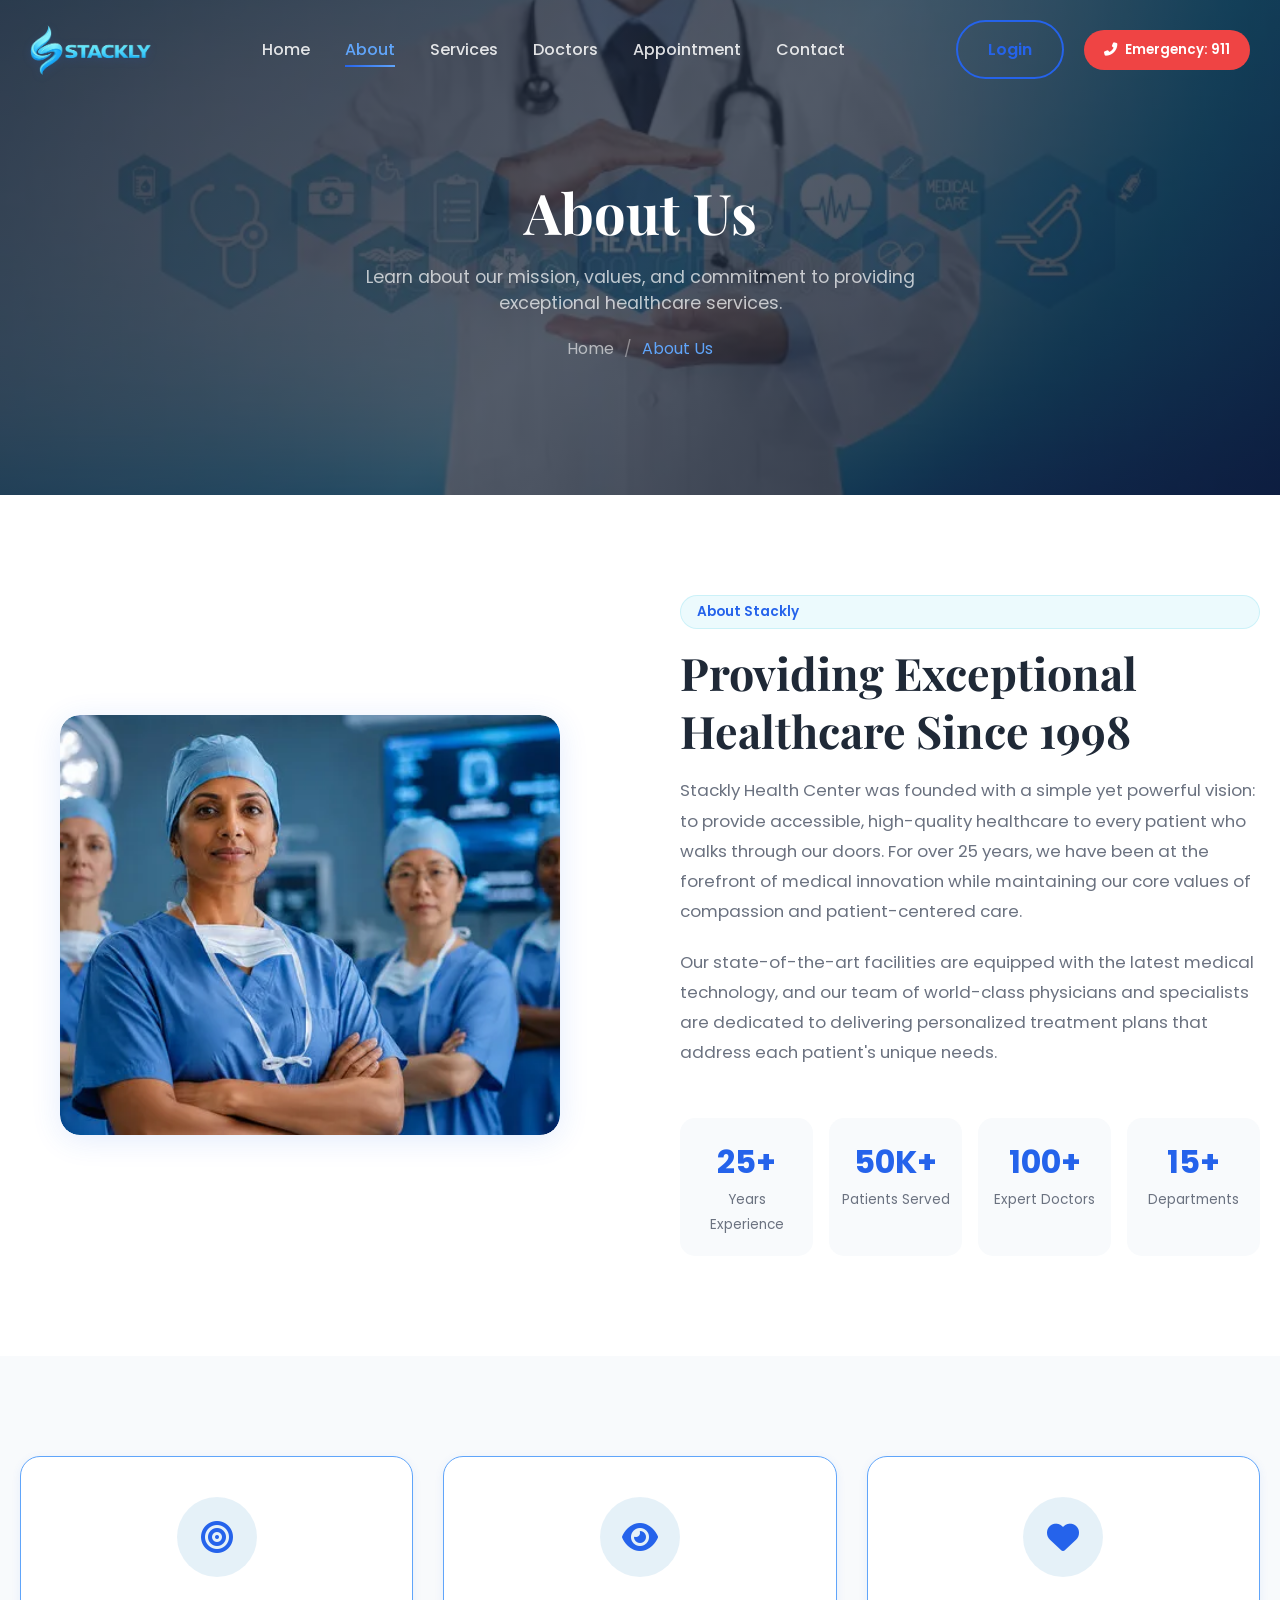
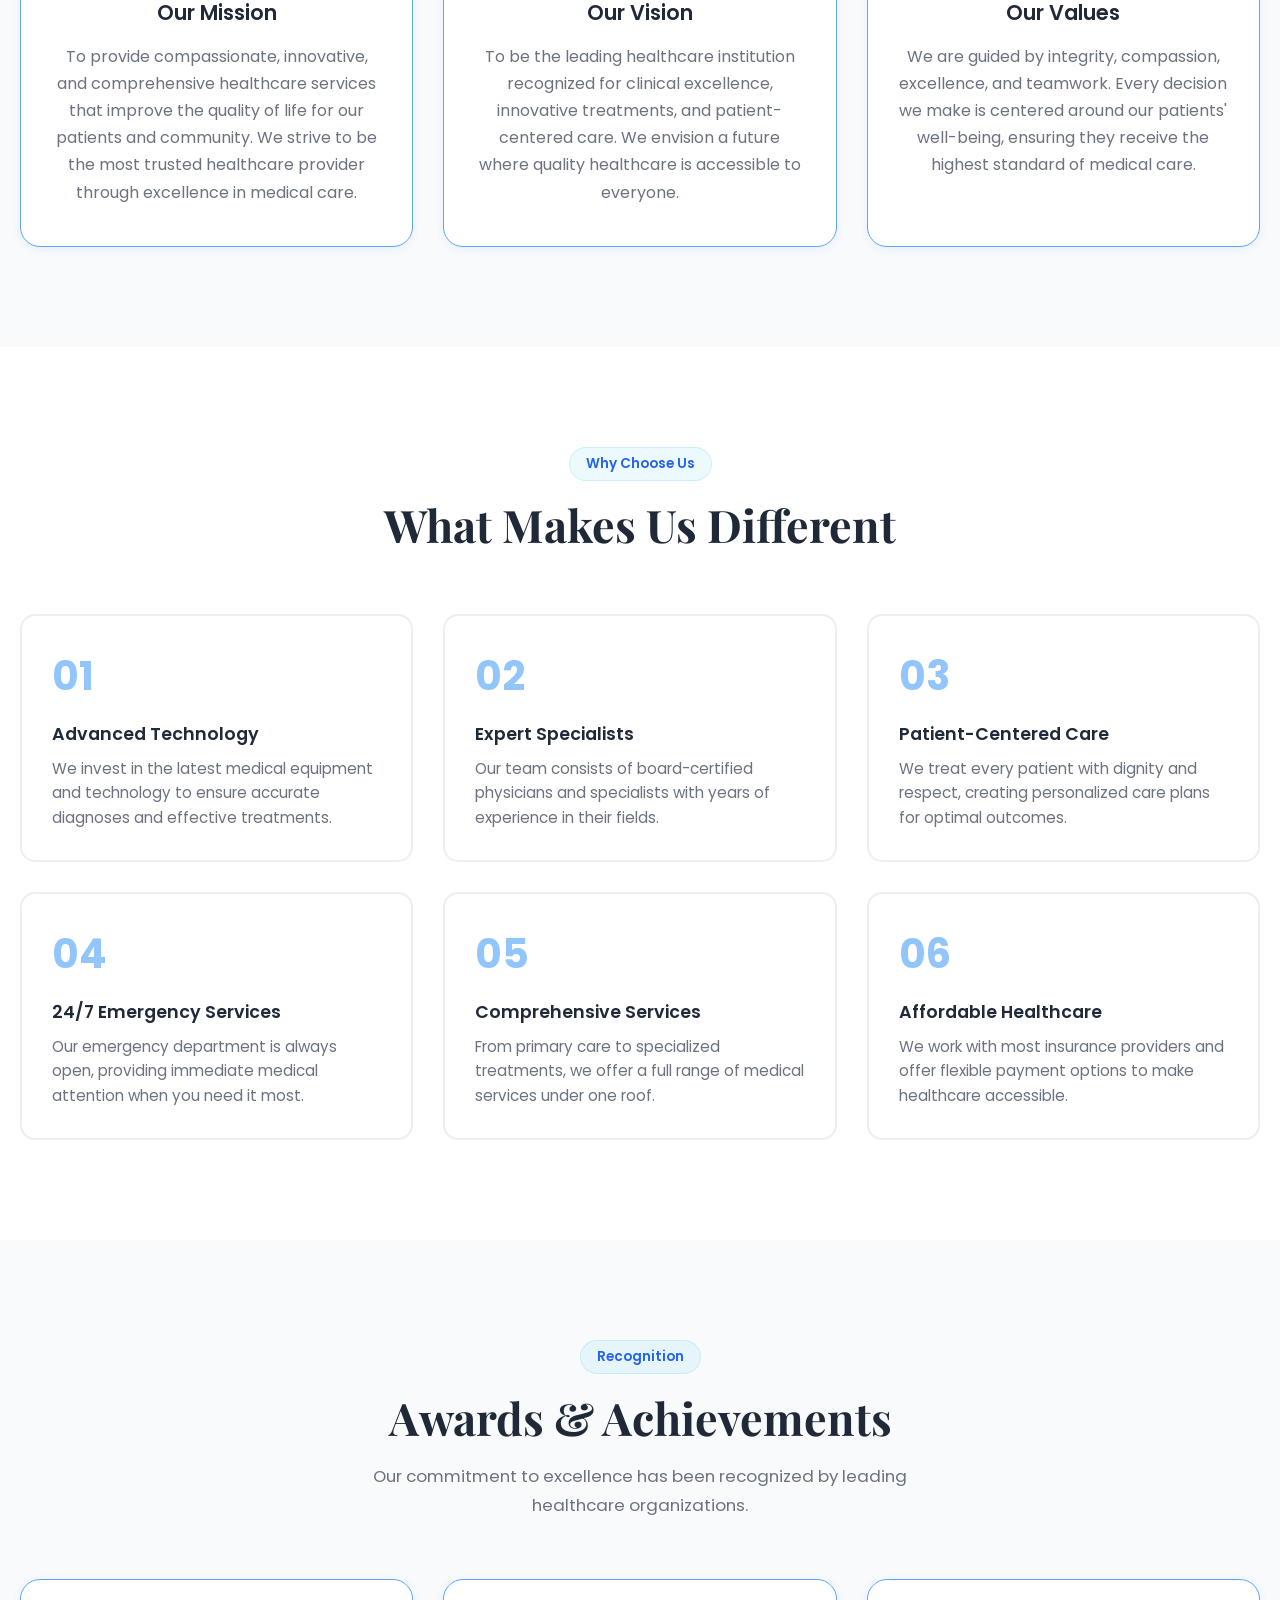
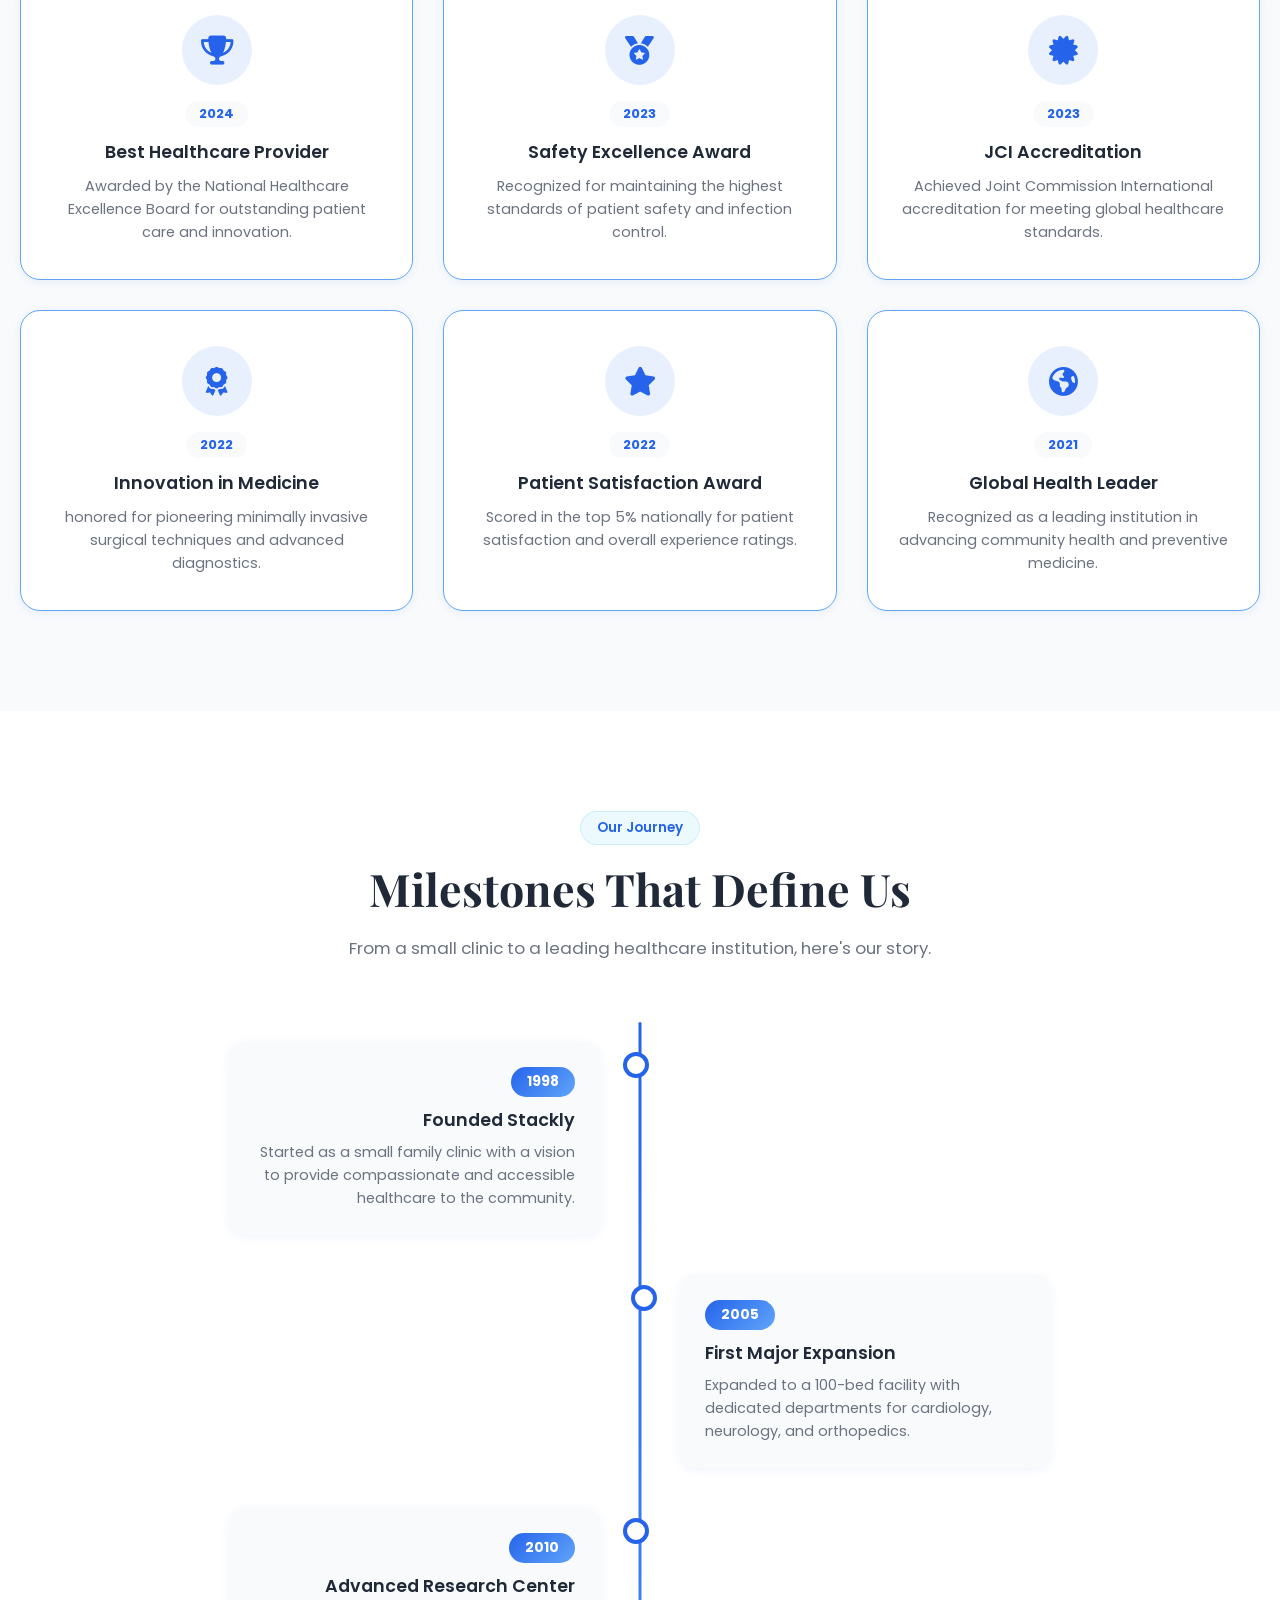
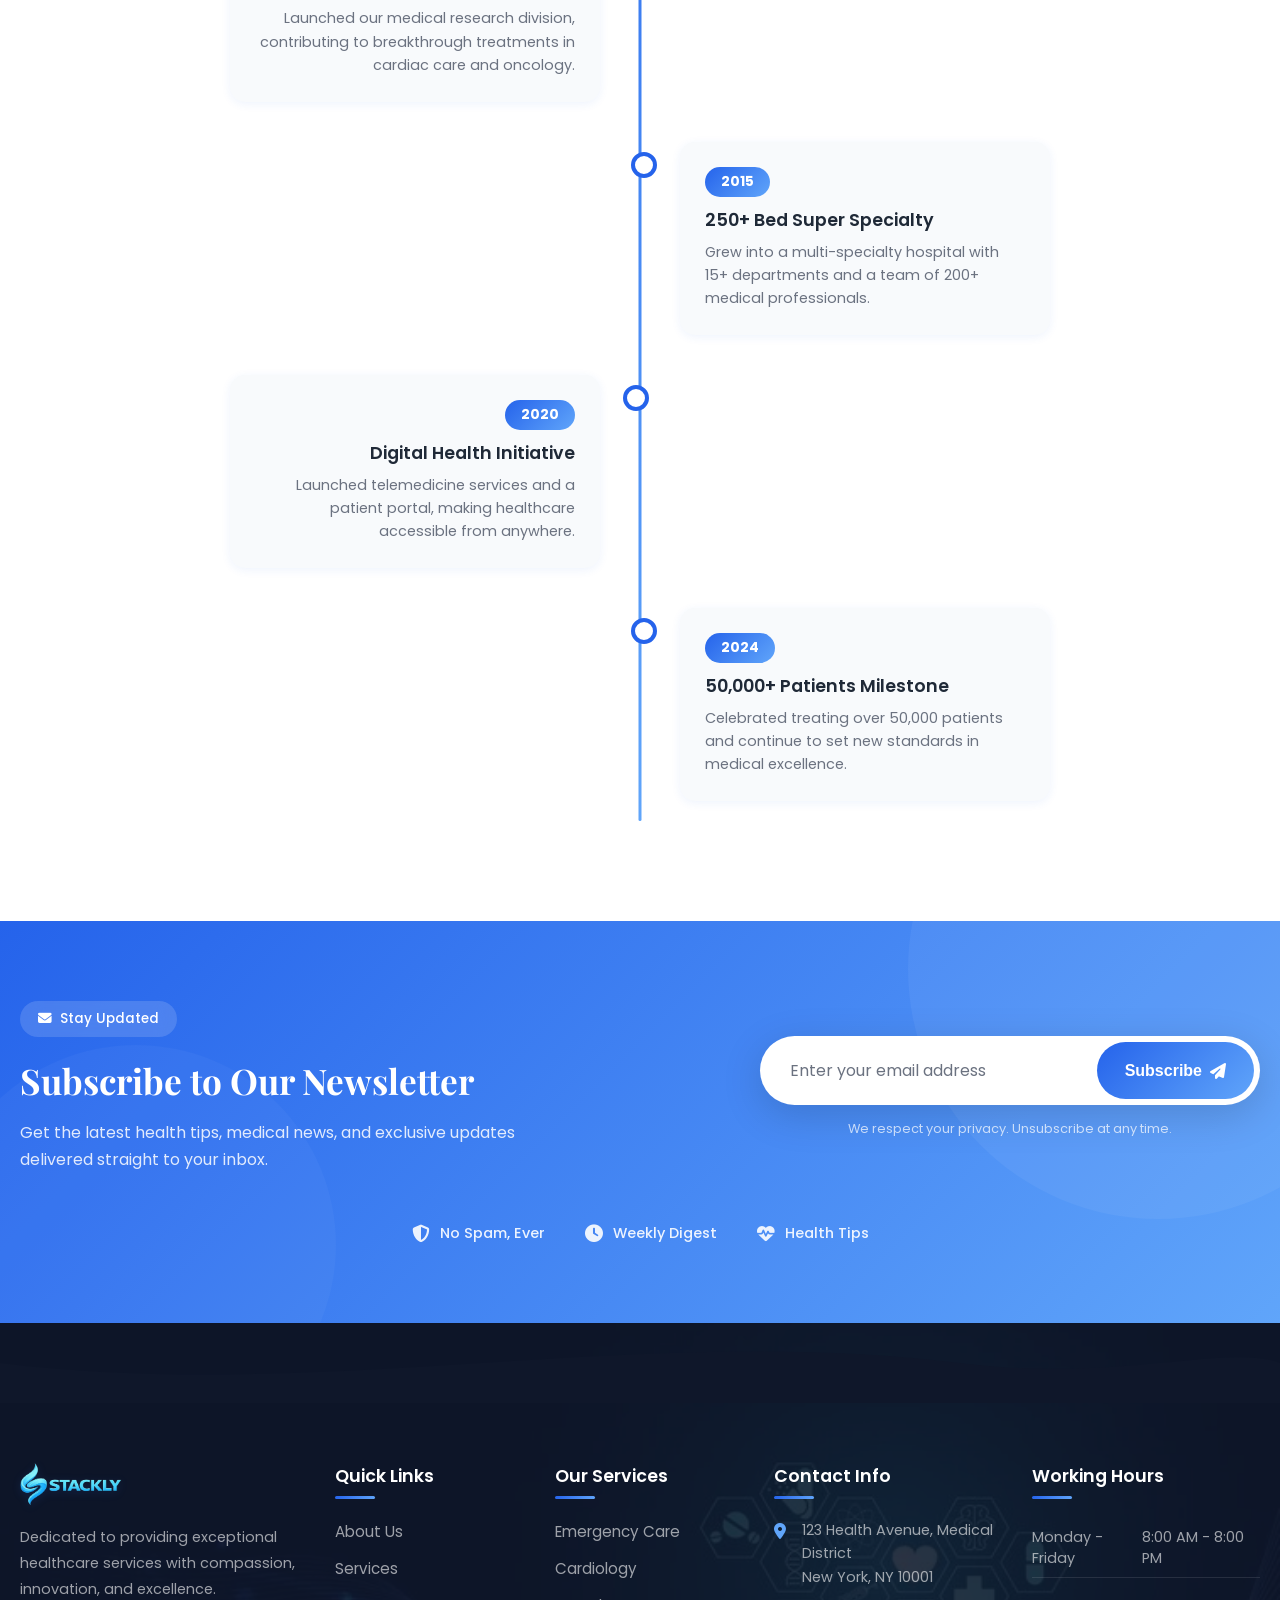
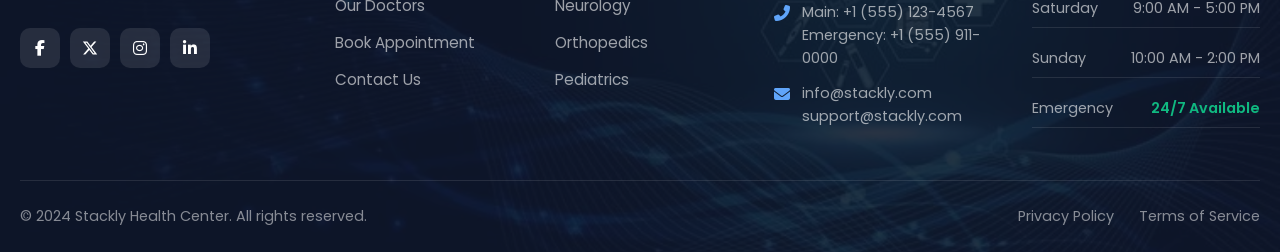
<file: pages/about.html>
<!DOCTYPE html>
<html lang="en">
<head>
    <meta charset="UTF-8">
    <meta name="viewport" content="width=device-width, initial-scale=1.0">
    <title>About Us - Stackly Health Center</title>
    <link rel="stylesheet" href="../css/main.css">
    <link rel="stylesheet" href="../css/about.css">
    <link href="https://fonts.googleapis.com/css2?family=Poppins:wght@300;400;500;600;700;800&family=Playfair+Display:wght@400;500;600;700&display=swap" rel="stylesheet">
    <link rel="stylesheet" href="https://cdnjs.cloudflare.com/ajax/libs/font-awesome/6.4.0/css/all.min.css">
</head>
<body>
    <!-- Preloader -->
    <!-- Navigation -->
    <nav class="navbar" id="navbar">
        <div class="nav-container">
            <a href="../index.html" class="logo">
                <img src="../images/logo.webp" alt="Stackly Health Center" class="logo-image">
            </a>
            <div class="nav-links" id="navLinks">
                <a href="../index.html" class="nav-link">Home</a>
                <a href="about.html" class="nav-link active">About</a>
                <a href="services.html" class="nav-link">Services</a>
                <a href="doctors.html" class="nav-link">Doctors</a>
                <a href="appointment.html" class="nav-link">Appointment</a>
                <a href="contact.html" class="nav-link">Contact</a>
                <a href="login.html" class="nav-link nav-login-mobile">Login</a>
            </div>
            <div class="nav-actions">
                <a href="login.html" class="btn btn-outline btn-sm nav-login-desktop">
                    <span>Login</span>
                </a>
                <button class="btn-emergency">
                    <i class="fas fa-phone-alt"></i>
                    <span>Emergency: 911</span>
                </button>
                <div class="hamburger" id="hamburger">
                    <span></span>
                    <span></span>
                    <span></span>
                </div>
            </div>
        </div>
    </nav>

    <!-- Page Hero -->
    <section class="page-hero">
        <div class="page-hero-content">
            <h1>About Us</h1>
            <p>Learn about our mission, values, and commitment to providing exceptional healthcare services.</p>
            <div class="breadcrumb">
                <a href="../index.html">Home</a>
                <span>/</span>
                <span class="current">About Us</span>
            </div>
        </div>
    </section>

    <!-- About Section -->
    <section class="about-section">
        <div class="container">
            <div class="about-grid">
                <div class="about-image" data-aos="fade-right">
                    <div class="image-wrapper">
                        <img src="../images/abouthealth.webp" alt="About Stackly Health Center" class="about-page-image">
                    </div>
                </div>
                <div class="about-content" data-aos="fade-left">
                    <span class="section-badge">About Stackly</span>
                    <h2 class="section-title">Providing Exceptional Healthcare Since 1998</h2>
                    <p>
                        Stackly Health Center was founded with a simple yet powerful vision: to provide accessible, 
                        high-quality healthcare to every patient who walks through our doors. For over 25 years, 
                        we have been at the forefront of medical innovation while maintaining our core values of 
                        compassion and patient-centered care.
                    </p>
                    <p>
                        Our state-of-the-art facilities are equipped with the latest medical technology, 
                        and our team of world-class physicians and specialists are dedicated to delivering 
                        personalized treatment plans that address each patient's unique needs.
                    </p>
                    <div class="about-stats">
                        <div class="stat-box">
                            <span class="stat-number">25+</span>
                            <span class="stat-label">Years Experience</span>
                        </div>
                        <div class="stat-box">
                            <span class="stat-number">50K+</span>
                            <span class="stat-label">Patients Served</span>
                        </div>
                        <div class="stat-box">
                            <span class="stat-number">100+</span>
                            <span class="stat-label">Expert Doctors</span>
                        </div>
                        <div class="stat-box">
                            <span class="stat-number">15+</span>
                            <span class="stat-label">Departments</span>
                        </div>
                    </div>
                </div>
            </div>
        </div>
    </section>

    <!-- Mission & Vision -->
    <section class="mission-vision">
        <div class="container">
            <div class="mv-grid">
                <div class="mv-card" data-aos="fade-up" data-aos-delay="100">
                    <div class="mv-icon">
                        <i class="fas fa-bullseye"></i>
                    </div>
                    <h3>Our Mission</h3>
                    <p>To provide compassionate, innovative, and comprehensive healthcare services that improve 
                    the quality of life for our patients and community. We strive to be the most trusted 
                    healthcare provider through excellence in medical care.</p>
                </div>
                <div class="mv-card" data-aos="fade-up" data-aos-delay="200">
                    <div class="mv-icon">
                        <i class="fas fa-eye"></i>
                    </div>
                    <h3>Our Vision</h3>
                    <p>To be the leading healthcare institution recognized for clinical excellence, innovative 
                    treatments, and patient-centered care. We envision a future where quality healthcare 
                    is accessible to everyone.</p>
                </div>
                <div class="mv-card" data-aos="fade-up" data-aos-delay="300">
                    <div class="mv-icon">
                        <i class="fas fa-heart"></i>
                    </div>
                    <h3>Our Values</h3>
                    <p>We are guided by integrity, compassion, excellence, and teamwork. Every decision we make 
                    is centered around our patients' well-being, ensuring they receive the highest standard 
                    of medical care.</p>
                </div>
            </div>
        </div>
    </section>

    <!-- Why Choose Us -->
    <section class="why-us">
        <div class="container">
            <div class="section-header" data-aos="fade-up">
                <span class="section-badge">Why Choose Us</span>
                <h2 class="section-title">What Makes Us Different</h2>
            </div>
            <div class="why-us-grid">
                <div class="why-card" data-aos="fade-up" data-aos-delay="100">
                    <div class="why-number">01</div>
                    <h4>Advanced Technology</h4>
                    <p>We invest in the latest medical equipment and technology to ensure accurate diagnoses and effective treatments.</p>
                </div>
                <div class="why-card" data-aos="fade-up" data-aos-delay="200">
                    <div class="why-number">02</div>
                    <h4>Expert Specialists</h4>
                    <p>Our team consists of board-certified physicians and specialists with years of experience in their fields.</p>
                </div>
                <div class="why-card" data-aos="fade-up" data-aos-delay="300">
                    <div class="why-number">03</div>
                    <h4>Patient-Centered Care</h4>
                    <p>We treat every patient with dignity and respect, creating personalized care plans for optimal outcomes.</p>
                </div>
                <div class="why-card" data-aos="fade-up" data-aos-delay="400">
                    <div class="why-number">04</div>
                    <h4>24/7 Emergency Services</h4>
                    <p>Our emergency department is always open, providing immediate medical attention when you need it most.</p>
                </div>
                <div class="why-card" data-aos="fade-up" data-aos-delay="500">
                    <div class="why-number">05</div>
                    <h4>Comprehensive Services</h4>
                    <p>From primary care to specialized treatments, we offer a full range of medical services under one roof.</p>
                </div>
                <div class="why-card" data-aos="fade-up" data-aos-delay="600">
                    <div class="why-number">06</div>
                    <h4>Affordable Healthcare</h4>
                    <p>We work with most insurance providers and offer flexible payment options to make healthcare accessible.</p>
                </div>
            </div>
        </div>
    </section>

    <!-- Awards & Achievements -->
    <section class="awards-section">
        <div class="container">
            <div class="section-header" data-aos="fade-up">
                <span class="section-badge">Recognition</span>
                <h2 class="section-title">Awards & Achievements</h2>
                <p class="section-description">Our commitment to excellence has been recognized by leading healthcare organizations.</p>
            </div>
            <div class="awards-grid">
                <div class="award-card" data-aos="fade-up" data-aos-delay="100">
                    <div class="award-icon">
                        <i class="fas fa-trophy"></i>
                    </div>
                    <div class="award-year">2024</div>
                    <h4>Best Healthcare Provider</h4>
                    <p>Awarded by the National Healthcare Excellence Board for outstanding patient care and innovation.</p>
                </div>
                <div class="award-card" data-aos="fade-up" data-aos-delay="200">
                    <div class="award-icon">
                        <i class="fas fa-medal"></i>
                    </div>
                    <div class="award-year">2023</div>
                    <h4>Safety Excellence Award</h4>
                    <p>Recognized for maintaining the highest standards of patient safety and infection control.</p>
                </div>
                <div class="award-card" data-aos="fade-up" data-aos-delay="300">
                    <div class="award-icon">
                        <i class="fas fa-certificate"></i>
                    </div>
                    <div class="award-year">2023</div>
                    <h4>JCI Accreditation</h4>
                    <p>Achieved Joint Commission International accreditation for meeting global healthcare standards.</p>
                </div>
                <div class="award-card" data-aos="fade-up" data-aos-delay="400">
                    <div class="award-icon">
                        <i class="fas fa-award"></i>
                    </div>
                    <div class="award-year">2022</div>
                    <h4>Innovation in Medicine</h4>
                    <p>honored for pioneering minimally invasive surgical techniques and advanced diagnostics.</p>
                </div>
                <div class="award-card" data-aos="fade-up" data-aos-delay="500">
                    <div class="award-icon">
                        <i class="fas fa-star"></i>
                    </div>
                    <div class="award-year">2022</div>
                    <h4>Patient Satisfaction Award</h4>
                    <p>Scored in the top 5% nationally for patient satisfaction and overall experience ratings.</p>
                </div>
                <div class="award-card" data-aos="fade-up" data-aos-delay="600">
                    <div class="award-icon">
                        <i class="fas fa-globe-americas"></i>
                    </div>
                    <div class="award-year">2021</div>
                    <h4>Global Health Leader</h4>
                    <p>Recognized as a leading institution in advancing community health and preventive medicine.</p>
                </div>
            </div>
        </div>
    </section>

    <!-- Our Journey Timeline -->
    <section class="journey-section">
        <div class="container">
            <div class="section-header" data-aos="fade-up">
                <span class="section-badge">Our Journey</span>
                <h2 class="section-title">Milestones That Define Us</h2>
                <p class="section-description">From a small clinic to a leading healthcare institution, here's our story.</p>
            </div>
            <div class="timeline">
                <div class="timeline-item left" data-aos="fade-right">
                    <div class="timeline-content">
                        <div class="timeline-year">1998</div>
                        <h4>Founded Stackly</h4>
                        <p>Started as a small family clinic with a vision to provide compassionate and accessible healthcare to the community.</p>
                    </div>
                </div>
                <div class="timeline-item right" data-aos="fade-left">
                    <div class="timeline-content">
                        <div class="timeline-year">2005</div>
                        <h4>First Major Expansion</h4>
                        <p>Expanded to a 100-bed facility with dedicated departments for cardiology, neurology, and orthopedics.</p>
                    </div>
                </div>
                <div class="timeline-item left" data-aos="fade-right">
                    <div class="timeline-content">
                        <div class="timeline-year">2010</div>
                        <h4>Advanced Research Center</h4>
                        <p>Launched our medical research division, contributing to breakthrough treatments in cardiac care and oncology.</p>
                    </div>
                </div>
                <div class="timeline-item right" data-aos="fade-left">
                    <div class="timeline-content">
                        <div class="timeline-year">2015</div>
                        <h4>250+ Bed Super Specialty</h4>
                        <p>Grew into a multi-specialty hospital with 15+ departments and a team of 200+ medical professionals.</p>
                    </div>
                </div>
                <div class="timeline-item left" data-aos="fade-right">
                    <div class="timeline-content">
                        <div class="timeline-year">2020</div>
                        <h4>Digital Health Initiative</h4>
                        <p>Launched telemedicine services and a patient portal, making healthcare accessible from anywhere.</p>
                    </div>
                </div>
                <div class="timeline-item right" data-aos="fade-left">
                    <div class="timeline-content">
                        <div class="timeline-year">2024</div>
                        <h4>50,000+ Patients Milestone</h4>
                        <p>Celebrated treating over 50,000 patients and continue to set new standards in medical excellence.</p>
                    </div>
                </div>
            </div>
        </div>
    </section>

    <!-- Newsletter Section -->
    <section class="newsletter-section">
        <div class="container">
            <div class="newsletter-content" data-aos="fade-up">
                <div class="newsletter-text">
                    <span class="newsletter-badge"><i class="fas fa-envelope"></i> Stay Updated</span>
                    <h2>Subscribe to Our Newsletter</h2>
                    <p>Get the latest health tips, medical news, and exclusive updates delivered straight to your inbox.</p>
                </div>
                <form class="newsletter-form" id="newsletterForm">
                    <div class="newsletter-input-group">
                        <input type="email" placeholder="Enter your email address" required>
                        <button type="submit" class="btn btn-primary">
                            <span>Subscribe</span>
                            <i class="fas fa-paper-plane"></i>
                        </button>
                    </div>
                    <p class="newsletter-disclaimer">We respect your privacy. Unsubscribe at any time.</p>
                </form>
            </div>
            <div class="newsletter-features" data-aos="fade-up" data-aos-delay="100">
                <div class="newsletter-feature">
                    <i class="fas fa-shield-alt"></i>
                    <span>No Spam, Ever</span>
                </div>
                <div class="newsletter-feature">
                    <i class="fas fa-clock"></i>
                    <span>Weekly Digest</span>
                </div>
                <div class="newsletter-feature">
                    <i class="fas fa-heartbeat"></i>
                    <span>Health Tips</span>
                </div>
            </div>
        </div>
    </section>

    <!-- Footer -->
    <footer class="footer">
        <div class="footer-wave">
            <svg viewBox="0 0 1440 120" preserveAspectRatio="none">
                <path d="M0,60 C360,120 720,0 1080,60 C1260,90 1380,30 1440,60 L1440,120 L0,120 Z" fill="#0F172A"/>
            </svg>
        </div>
        <div class="container">
            <div class="footer-content">
                <div class="footer-brand">
                    <a href="../index.html" class="footer-logo">
                        <img src="../images/logo.webp" alt="Stackly Health Center" class="logo-image">
                    </a>
                    <p class="footer-description">
                        Dedicated to providing exceptional healthcare services with compassion, 
                        innovation, and excellence.
                    </p>
                    <div class="social-links">
                        <a href="../404.html" class="social-link"><i class="fab fa-facebook-f"></i></a>
                        <a href="../404.html" class="social-link"><svg viewBox="0 0 24 24" width="1em" height="1em" fill="currentColor"><path d="M18.244 2.25h3.308l-7.227 8.26 8.502 11.24H16.17l-5.214-6.817L4.99 21.75H1.68l7.73-8.835L1.254 2.25H8.08l4.713 6.231zm-1.161 17.52h1.833L7.084 4.126H5.117z"/></svg></a>
                        <a href="../404.html" class="social-link"><i class="fab fa-instagram"></i></a>
                        <a href="../404.html" class="social-link"><i class="fab fa-linkedin-in"></i></a>
                    </div>
                </div>
                <div class="footer-links">
                    <div class="footer-column">
                        <h4>Quick Links</h4>
                        <ul>
                            <li><a href="about.html">About Us</a></li>
                            <li><a href="services.html">Services</a></li>
                            <li><a href="doctors.html">Our Doctors</a></li>
                            <li><a href="appointment.html">Book Appointment</a></li>
                            <li><a href="contact.html">Contact Us</a></li>
                        </ul>
                    </div>
                    <div class="footer-column">
                        <h4>Our Services</h4>
                        <ul>
                            <li><a href="services.html">Emergency Care</a></li>
                            <li><a href="services.html">Cardiology</a></li>
                            <li><a href="services.html">Neurology</a></li>
                            <li><a href="services.html">Orthopedics</a></li>
                            <li><a href="services.html">Pediatrics</a></li>
                        </ul>
                    </div>
                    <div class="footer-column">
                        <h4>Contact Info</h4>
                        <ul class="footer-contact">
                            <li>
                                <i class="fas fa-map-marker-alt"></i>
                                <span>123 Health Avenue, Medical District<br>New York, NY 10001</span>
                            </li>
                            <li>
                                <i class="fas fa-phone-alt"></i>
                                <span>Main: +1 (555) 123-4567<br>Emergency: +1 (555) 911-0000</span>
                            </li>
                            <li>
                                <i class="fas fa-envelope"></i>
                                <span>info@stackly.com<br>support@stackly.com</span>
                            </li>
                        </ul>
                    </div>
                    <div class="footer-column">
                        <h4>Working Hours</h4>
                        <ul class="working-hours">
                            <li><span>Monday - Friday</span><span>8:00 AM - 8:00 PM</span></li>
                            <li><span>Saturday</span><span>9:00 AM - 5:00 PM</span></li>
                            <li><span>Sunday</span><span>10:00 AM - 2:00 PM</span></li>
                            <li><span>Emergency</span><span class="emergency-badge">24/7 Available</span></li>
                        </ul>
                    </div>
                </div>
            </div>
            <div class="footer-bottom">
                <p>&copy; 2024 Stackly Health Center. All rights reserved.</p>
                <div class="footer-bottom-links">
                    <a href="../404.html">Privacy Policy</a>
                    <a href="../404.html">Terms of Service</a>
                </div>
            </div>
        </div>
    </footer>

    <button class="back-to-top" id="backToTop">
        <i class="fas fa-arrow-up"></i>
    </button>

    <script src="../js/main.js"></script>
</body>
</html>
</file>
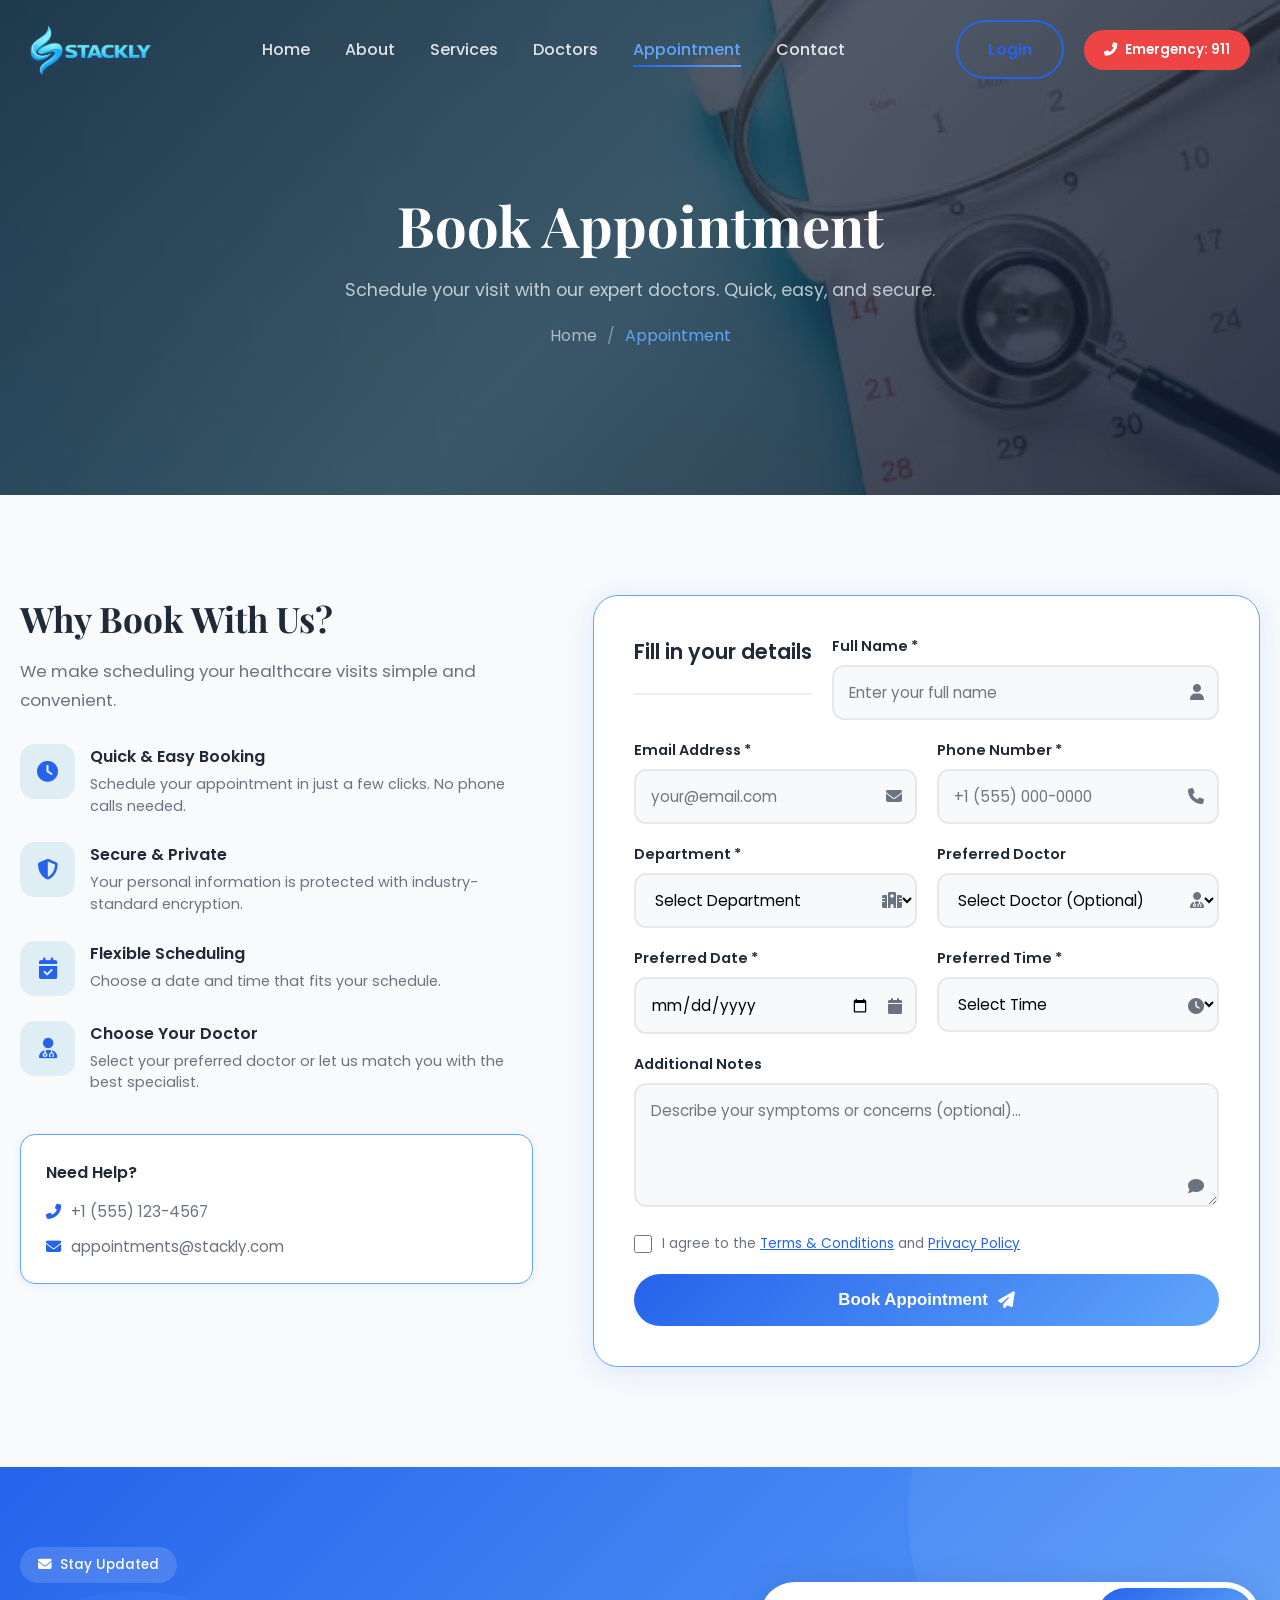
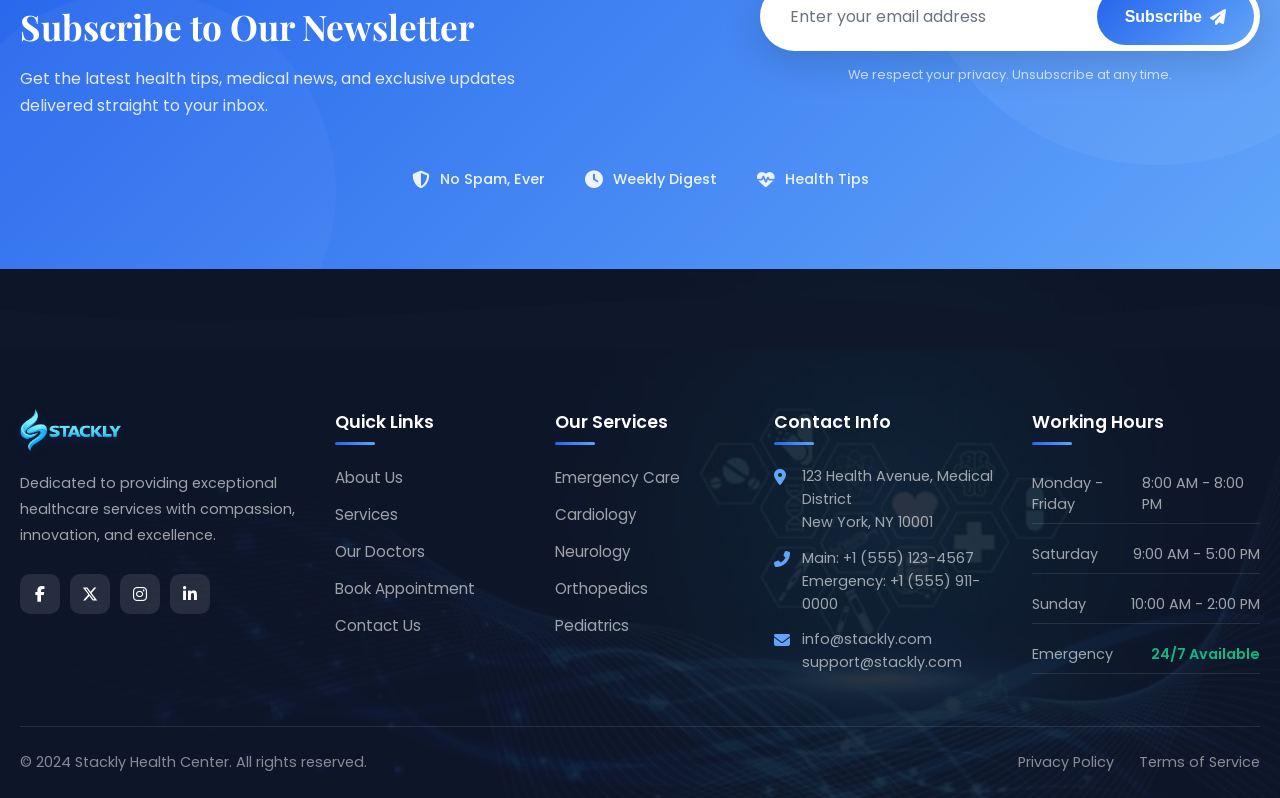
<file: pages/appointment.html>
<!DOCTYPE html>
<html lang="en">
<head>
    <meta charset="UTF-8">
    <meta name="viewport" content="width=device-width, initial-scale=1.0">
    <title>Book Appointment - Stackly Health Center</title>
    <link rel="stylesheet" href="../css/main.css">
    <link rel="stylesheet" href="../css/appointment.css">
    <link href="https://fonts.googleapis.com/css2?family=Poppins:wght@300;400;500;600;700;800&family=Playfair+Display:wght@400;500;600;700&display=swap" rel="stylesheet">
    <link rel="stylesheet" href="https://cdnjs.cloudflare.com/ajax/libs/font-awesome/6.4.0/css/all.min.css">
</head>
<body>
    <nav class="navbar" id="navbar">
        <div class="nav-container">
            <a href="../index.html" class="logo">
                <img src="../images/logo.webp" alt="Stackly Health Center" class="logo-image">
            </a>
            <div class="nav-links" id="navLinks">
                <a href="../index.html" class="nav-link">Home</a>
                <a href="about.html" class="nav-link">About</a>
                <a href="services.html" class="nav-link">Services</a>
                <a href="doctors.html" class="nav-link">Doctors</a>
                <a href="appointment.html" class="nav-link active">Appointment</a>
                <a href="contact.html" class="nav-link">Contact</a>
                <a href="login.html" class="nav-link nav-login-mobile">Login</a>
            </div>
            <div class="nav-actions">
                <a href="login.html" class="btn btn-outline btn-sm nav-login-desktop">
                    <span>Login</span>
                </a>
                <button class="btn-emergency">
                    <i class="fas fa-phone-alt"></i>
                    <span>Emergency: 911</span>
                </button>
                <div class="hamburger" id="hamburger">
                    <span></span>
                    <span></span>
                    <span></span>
                </div>
            </div>
        </div>
    </nav>

    <section class="page-hero">
        <div class="page-hero-content">
            <h1>Book Appointment</h1>
            <p>Schedule your visit with our expert doctors. Quick, easy, and secure.</p>
            <div class="breadcrumb">
                <a href="../index.html">Home</a>
                <span>/</span>
                <span class="current">Appointment</span>
            </div>
        </div>
    </section>

    <!-- Appointment Section -->
    <section class="appointment-section">
        <div class="container">
            <div class="appointment-grid">
                <!-- Info Side -->
                <div class="appointment-info" data-aos="fade-right">
                    <h2>Why Book With Us?</h2>
                    <p>We make scheduling your healthcare visits simple and convenient.</p>
                    
                    <div class="info-features">
                        <div class="info-feature">
                            <div class="feature-icon">
                                <i class="fas fa-clock"></i>
                            </div>
                            <div class="feature-content">
                                <h4>Quick & Easy Booking</h4>
                                <p>Schedule your appointment in just a few clicks. No phone calls needed.</p>
                            </div>
                        </div>
                        <div class="info-feature">
                            <div class="feature-icon">
                                <i class="fas fa-shield-alt"></i>
                            </div>
                            <div class="feature-content">
                                <h4>Secure & Private</h4>
                                <p>Your personal information is protected with industry-standard encryption.</p>
                            </div>
                        </div>
                        <div class="info-feature">
                            <div class="feature-icon">
                                <i class="fas fa-calendar-check"></i>
                            </div>
                            <div class="feature-content">
                                <h4>Flexible Scheduling</h4>
                                <p>Choose a date and time that fits your schedule.</p>
                            </div>
                        </div>
                        <div class="info-feature">
                            <div class="feature-icon">
                                <i class="fas fa-user-md"></i>
                            </div>
                            <div class="feature-content">
                                <h4>Choose Your Doctor</h4>
                                <p>Select your preferred doctor or let us match you with the best specialist.</p>
                            </div>
                        </div>
                    </div>

                    <div class="contact-mini">
                        <h4>Need Help?</h4>
                        <div class="contact-items">
                            <div class="contact-item">
                                <i class="fas fa-phone-alt"></i>
                                <span>+1 (555) 123-4567</span>
                            </div>
                            <div class="contact-item">
                                <i class="fas fa-envelope"></i>
                                <span>appointments@stackly.com</span>
                            </div>
                        </div>
                    </div>
                </div>

                <!-- Form Side -->
                <div class="appointment-form-wrapper" data-aos="fade-left">
                    <form class="appointment-form" id="appointmentForm">
                        <h3>Fill in your details</h3>
                        
                        <div class="form-group">
                            <label for="fullName">Full Name *</label>
                            <input type="text" id="fullName" name="fullName" required placeholder="Enter your full name">
                            <span class="form-icon"><i class="fas fa-user"></i></span>
                        </div>

                        <div class="form-row">
                            <div class="form-group">
                                <label for="email">Email Address *</label>
                                <input type="email" id="email" name="email" required placeholder="your@email.com">
                                <span class="form-icon"><i class="fas fa-envelope"></i></span>
                            </div>
                            <div class="form-group">
                                <label for="phone">Phone Number *</label>
                                <input type="tel" id="phone" name="phone" required placeholder="+1 (555) 000-0000">
                                <span class="form-icon"><i class="fas fa-phone"></i></span>
                            </div>
                        </div>

                        <div class="form-row">
                            <div class="form-group">
                                <label for="department">Department *</label>
                                <select id="department" name="department" required>
                                    <option value="">Select Department</option>
                                    <option value="cardiology">Cardiology</option>
                                    <option value="neurology">Neurology</option>
                                    <option value="orthopedics">Orthopedics</option>
                                    <option value="pediatrics">Pediatrics</option>
                                    <option value="dermatology">Dermatology</option>
                                    <option value="emergency">Emergency Care</option>
                                </select>
                                <span class="form-icon"><i class="fas fa-hospital"></i></span>
                            </div>
                            <div class="form-group">
                                <label for="doctor">Preferred Doctor</label>
                                <select id="doctor" name="doctor">
                                    <option value="">Select Doctor (Optional)</option>
                                    <option value="dr-sarah">Dr. Sarah Johnson</option>
                                    <option value="dr-michael">Dr. Michael Chen</option>
                                    <option value="dr-emily">Dr. Emily Williams</option>
                                    <option value="dr-james">Dr. James Anderson</option>
                                    <option value="dr-lisa">Dr. Lisa Martinez</option>
                                    <option value="dr-robert">Dr. Robert Taylor</option>
                                </select>
                                <span class="form-icon"><i class="fas fa-user-md"></i></span>
                            </div>
                        </div>

                        <div class="form-row">
                            <div class="form-group">
                                <label for="date">Preferred Date *</label>
                                <input type="date" id="date" name="date" required>
                                <span class="form-icon"><i class="fas fa-calendar"></i></span>
                            </div>
                            <div class="form-group">
                                <label for="time">Preferred Time *</label>
                                <select id="time" name="time" required>
                                    <option value="">Select Time</option>
                                    <option value="09:00">09:00 AM</option>
                                    <option value="09:30">09:30 AM</option>
                                    <option value="10:00">10:00 AM</option>
                                    <option value="10:30">10:30 AM</option>
                                    <option value="11:00">11:00 AM</option>
                                    <option value="11:30">11:30 AM</option>
                                    <option value="14:00">02:00 PM</option>
                                    <option value="14:30">02:30 PM</option>
                                    <option value="15:00">03:00 PM</option>
                                    <option value="15:30">03:30 PM</option>
                                    <option value="16:00">04:00 PM</option>
                                    <option value="16:30">04:30 PM</option>
                                    <option value="17:00">05:00 PM</option>
                                </select>
                                <span class="form-icon"><i class="fas fa-clock"></i></span>
                            </div>
                        </div>

                        <div class="form-group full-width">
                            <label for="message">Additional Notes</label>
                            <textarea id="message" name="message" rows="4" placeholder="Describe your symptoms or concerns (optional)..."></textarea>
                            <span class="form-icon"><i class="fas fa-comment"></i></span>
                        </div>

                        <div class="form-checkbox">
                            <input type="checkbox" id="terms" required>
                            <label for="terms">I agree to the <a href="#">Terms & Conditions</a> and <a href="#">Privacy Policy</a></label>
                        </div>

                        <button type="submit" class="btn btn-primary btn-submit">
                            <span>Book Appointment</span>
                            <i class="fas fa-paper-plane"></i>
                        </button>
                    </form>
                </div>
            </div>
        </div>
    </section>

    <!-- Success Modal -->
    <div class="modal" id="successModal">
        <div class="modal-content">
            <div class="modal-icon">
                <svg viewBox="0 0 100 100">
                    <circle cx="50" cy="50" r="45" fill="none" stroke="#60A5FA" stroke-width="3"/>
                    <path d="M30 50 L45 65 L70 35" stroke="#60A5FA" stroke-width="4" fill="none" stroke-linecap="round" stroke-linejoin="round"/>
                </svg>
            </div>
            <h3>Appointment Booked Successfully!</h3>
            <p>Thank you for choosing Stackly Health Center. We will contact you shortly to confirm your appointment details.</p>
            <button class="btn btn-primary" id="closeModal">
                <span>Close</span>
            </button>
        </div>
    </div>

    <!-- Newsletter Section -->
    <section class="newsletter-section">
        <div class="container">
            <div class="newsletter-content" data-aos="fade-up">
                <div class="newsletter-text">
                    <span class="newsletter-badge"><i class="fas fa-envelope"></i> Stay Updated</span>
                    <h2>Subscribe to Our Newsletter</h2>
                    <p>Get the latest health tips, medical news, and exclusive updates delivered straight to your inbox.</p>
                </div>
                <form class="newsletter-form" id="newsletterForm">
                    <div class="newsletter-input-group">
                        <input type="email" placeholder="Enter your email address" required>
                        <button type="submit" class="btn btn-primary">
                            <span>Subscribe</span>
                            <i class="fas fa-paper-plane"></i>
                        </button>
                    </div>
                    <p class="newsletter-disclaimer">We respect your privacy. Unsubscribe at any time.</p>
                </form>
            </div>
            <div class="newsletter-features" data-aos="fade-up" data-aos-delay="100">
                <div class="newsletter-feature">
                    <i class="fas fa-shield-alt"></i>
                    <span>No Spam, Ever</span>
                </div>
                <div class="newsletter-feature">
                    <i class="fas fa-clock"></i>
                    <span>Weekly Digest</span>
                </div>
                <div class="newsletter-feature">
                    <i class="fas fa-heartbeat"></i>
                    <span>Health Tips</span>
                </div>
            </div>
        </div>
    </section>

    <footer class="footer">
        <div class="footer-wave">
            <svg viewBox="0 0 1440 120" preserveAspectRatio="none">
                <path d="M0,60 C360,120 720,0 1080,60 C1260,90 1380,30 1440,60 L1440,120 L0,120 Z" fill="#0F172A"/>
            </svg>
        </div>
        <div class="container">
            <div class="footer-content">
                <div class="footer-brand">
                    <a href="../index.html" class="footer-logo">
                        <img src="../images/logo.webp" alt="Stackly Health Center" class="logo-image">
                    </a>
                    <p class="footer-description">
                        Dedicated to providing exceptional healthcare services with compassion, 
                        innovation, and excellence.
                    </p>
                    <div class="social-links">
                        <a href="../404.html" class="social-link"><i class="fab fa-facebook-f"></i></a>
                        <a href="../404.html" class="social-link"><svg viewBox="0 0 24 24" width="1em" height="1em" fill="currentColor"><path d="M18.244 2.25h3.308l-7.227 8.26 8.502 11.24H16.17l-5.214-6.817L4.99 21.75H1.68l7.73-8.835L1.254 2.25H8.08l4.713 6.231zm-1.161 17.52h1.833L7.084 4.126H5.117z"/></svg></a>
                        <a href="../404.html" class="social-link"><i class="fab fa-instagram"></i></a>
                        <a href="../404.html" class="social-link"><i class="fab fa-linkedin-in"></i></a>
                    </div>
                </div>
                <div class="footer-links">
                    <div class="footer-column">
                        <h4>Quick Links</h4>
                        <ul>
                            <li><a href="about.html">About Us</a></li>
                            <li><a href="services.html">Services</a></li>
                            <li><a href="doctors.html">Our Doctors</a></li>
                            <li><a href="appointment.html">Book Appointment</a></li>
                            <li><a href="contact.html">Contact Us</a></li>
                        </ul>
                    </div>
                    <div class="footer-column">
                        <h4>Our Services</h4>
                        <ul>
                            <li><a href="services.html">Emergency Care</a></li>
                            <li><a href="services.html">Cardiology</a></li>
                            <li><a href="services.html">Neurology</a></li>
                            <li><a href="services.html">Orthopedics</a></li>
                            <li><a href="services.html">Pediatrics</a></li>
                        </ul>
                    </div>
                    <div class="footer-column">
                        <h4>Contact Info</h4>
                        <ul class="footer-contact">
                            <li>
                                <i class="fas fa-map-marker-alt"></i>
                                <span>123 Health Avenue, Medical District<br>New York, NY 10001</span>
                            </li>
                            <li>
                                <i class="fas fa-phone-alt"></i>
                                <span>Main: +1 (555) 123-4567<br>Emergency: +1 (555) 911-0000</span>
                            </li>
                            <li>
                                <i class="fas fa-envelope"></i>
                                <span>info@stackly.com<br>support@stackly.com</span>
                            </li>
                        </ul>
                    </div>
                    <div class="footer-column">
                        <h4>Working Hours</h4>
                        <ul class="working-hours">
                            <li><span>Monday - Friday</span><span>8:00 AM - 8:00 PM</span></li>
                            <li><span>Saturday</span><span>9:00 AM - 5:00 PM</span></li>
                            <li><span>Sunday</span><span>10:00 AM - 2:00 PM</span></li>
                            <li><span>Emergency</span><span class="emergency-badge">24/7 Available</span></li>
                        </ul>
                    </div>
                </div>
            </div>
            <div class="footer-bottom">
                <p>&copy; 2024 Stackly Health Center. All rights reserved.</p>
                <div class="footer-bottom-links">
                    <a href="../404.html">Privacy Policy</a>
                    <a href="../404.html">Terms of Service</a>
                </div>
            </div>
        </div>
    </footer>

    <button class="back-to-top" id="backToTop"><i class="fas fa-arrow-up"></i></button>

    <script src="../js/main.js"></script>
    <script src="../js/appointment.js"></script>
</body>
</html>
</file>
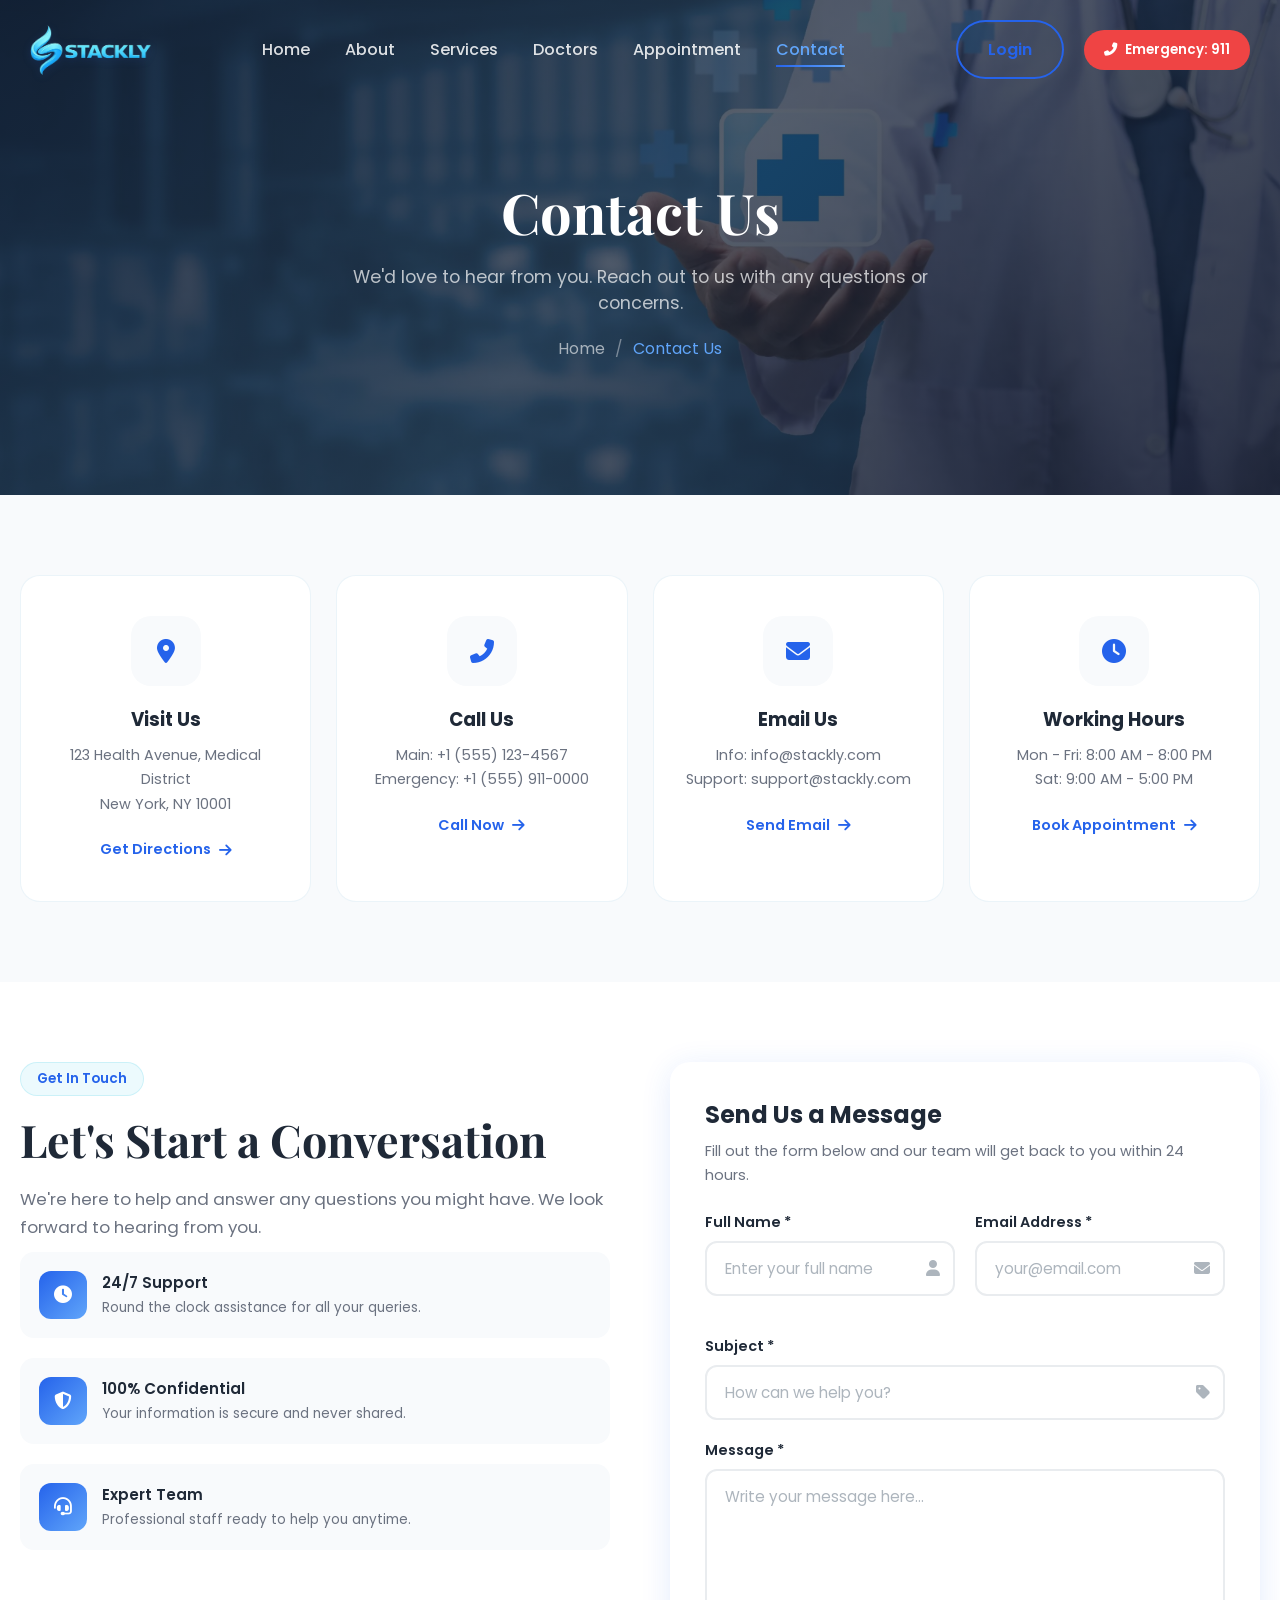
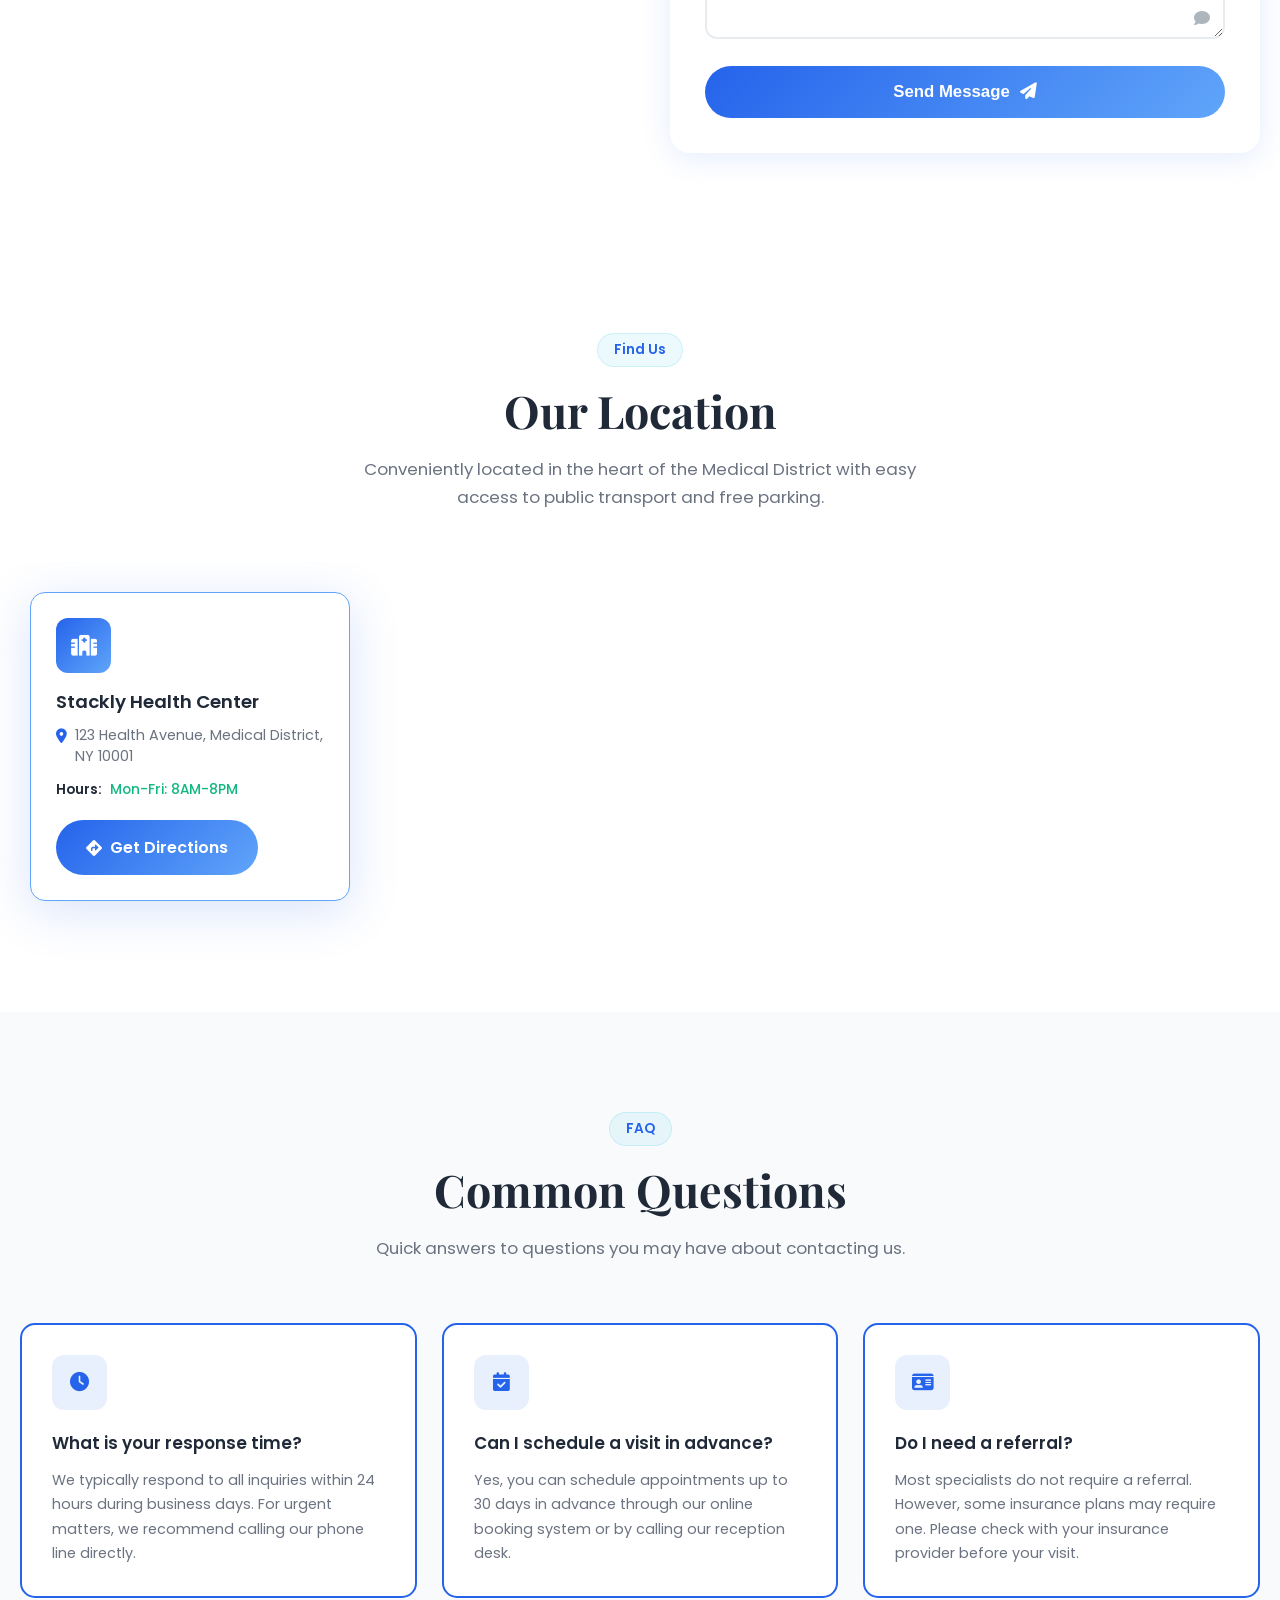
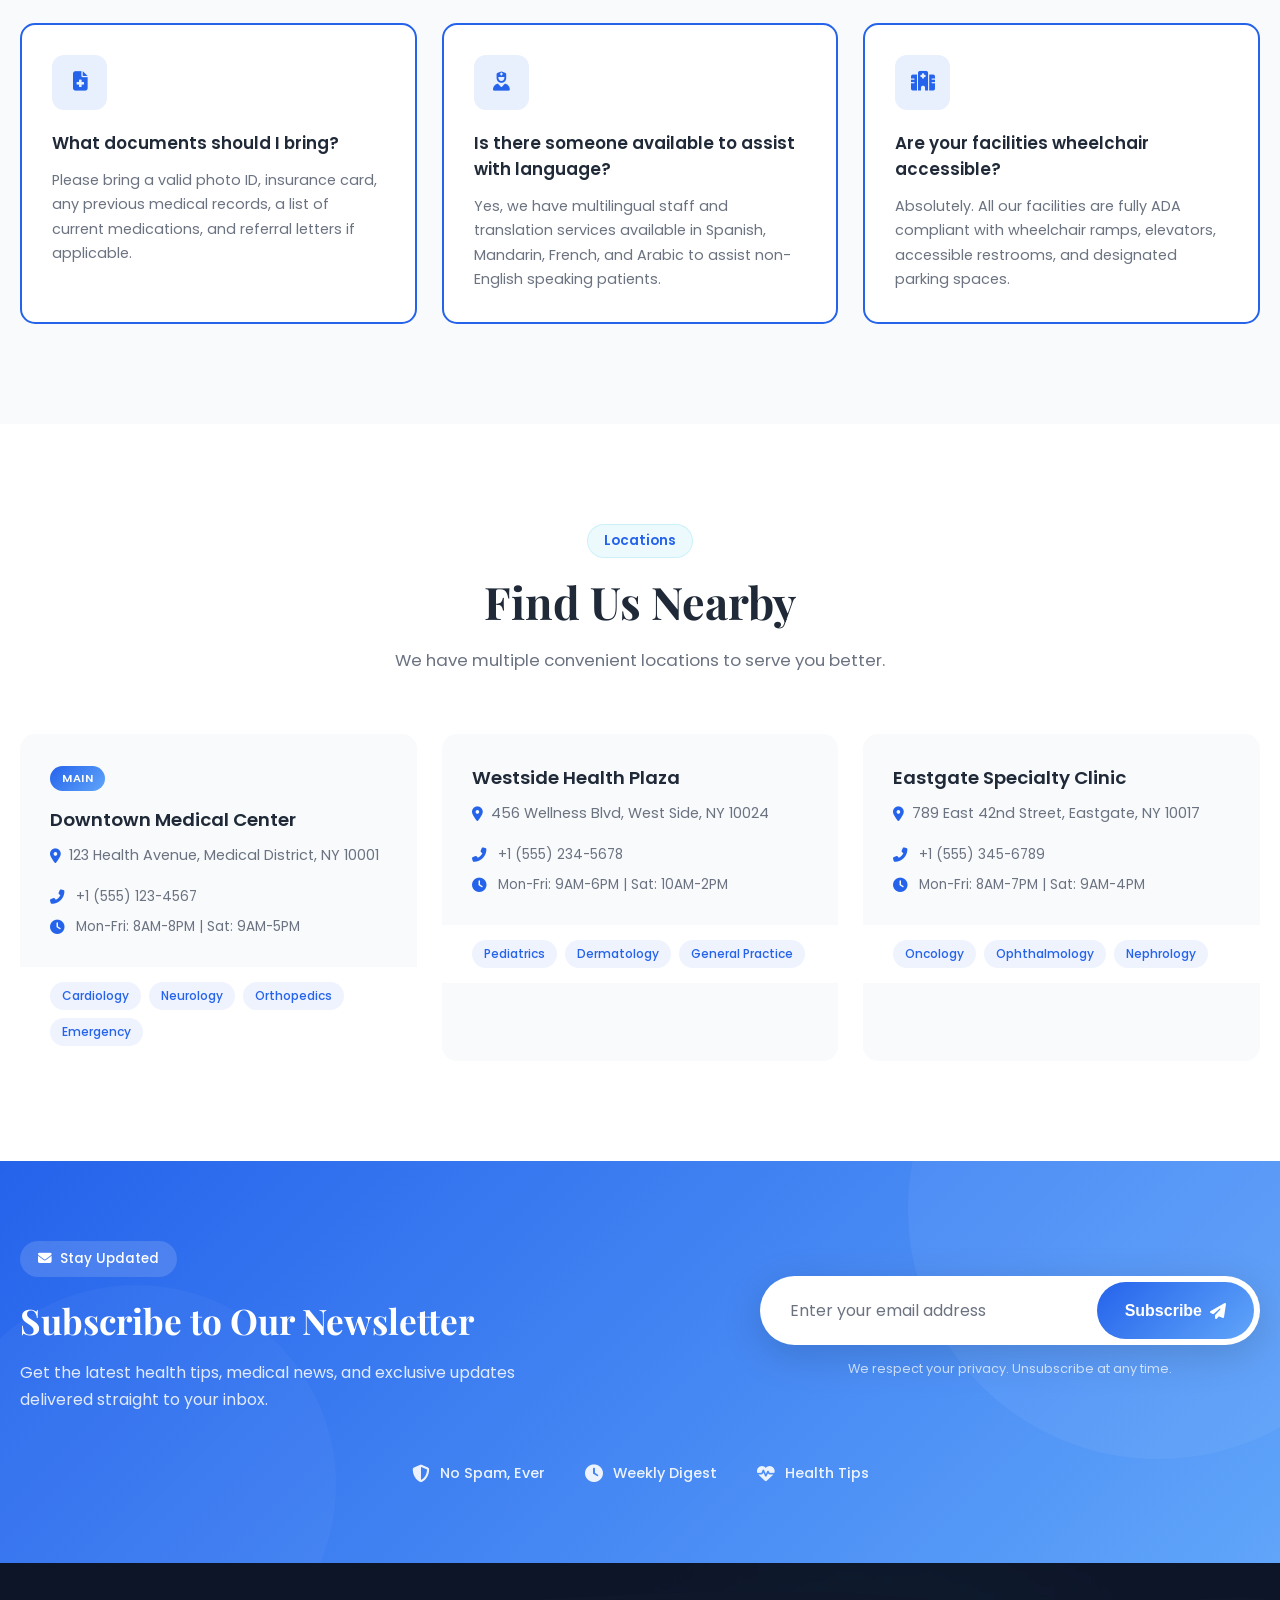
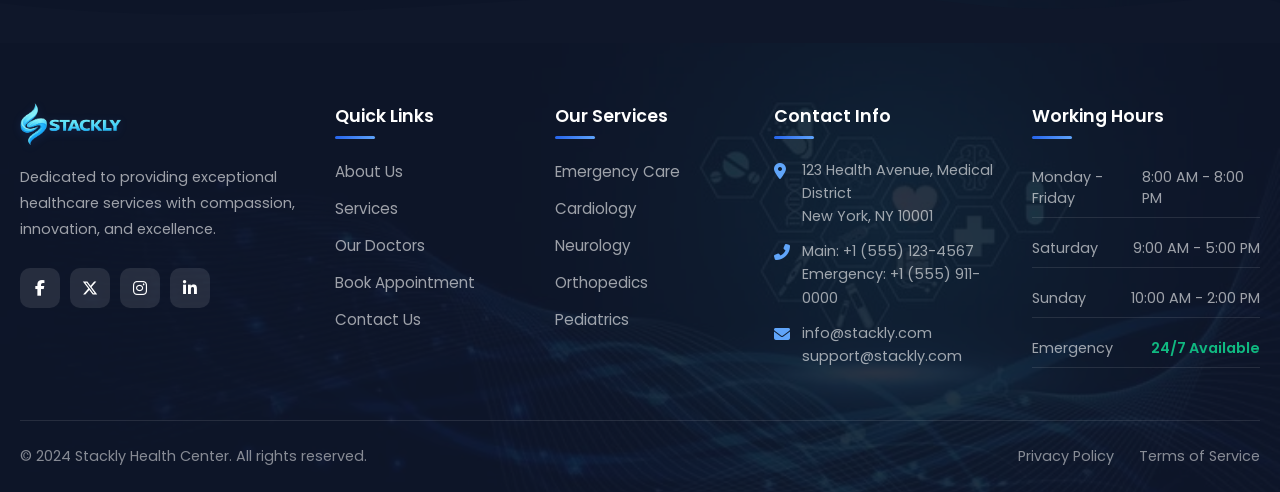
<file: pages/contact.html>
<!DOCTYPE html>
<html lang="en">
<head>
    <meta charset="UTF-8">
    <meta name="viewport" content="width=device-width, initial-scale=1.0">
    <title>Contact Us - Stackly Health Center</title>
    <link rel="stylesheet" href="../css/main.css">
    <link rel="stylesheet" href="../css/contact.css">
    <link href="https://fonts.googleapis.com/css2?family=Poppins:wght@300;400;500;600;700;800&family=Playfair+Display:wght@400;500;600;700&display=swap" rel="stylesheet">
    <link rel="stylesheet" href="https://cdnjs.cloudflare.com/ajax/libs/font-awesome/6.4.0/css/all.min.css">
</head>
<body>
    <!-- Preloader -->
    <!-- Navigation -->
    <nav class="navbar" id="navbar">
        <div class="nav-container">
            <a href="../index.html" class="logo">
                <img src="../images/logo.webp" alt="Stackly Health Center" class="logo-image">
            </a>
            <div class="nav-links" id="navLinks">
                <a href="../index.html" class="nav-link">Home</a>
                <a href="about.html" class="nav-link">About</a>
                <a href="services.html" class="nav-link">Services</a>
                <a href="doctors.html" class="nav-link">Doctors</a>
                <a href="appointment.html" class="nav-link">Appointment</a>
                <a href="contact.html" class="nav-link active">Contact</a>
                <a href="login.html" class="nav-link nav-login-mobile">Login</a>
            </div>
            <div class="nav-actions">
                <a href="login.html" class="btn btn-outline btn-sm nav-login-desktop">
                    <span>Login</span>
                </a>
                <button class="btn-emergency">
                    <i class="fas fa-phone-alt"></i>
                    <span>Emergency: 911</span>
                </button>
                <div class="hamburger" id="hamburger">
                    <span></span>
                    <span></span>
                    <span></span>
                </div>
            </div>
        </div>
    </nav>

    <!-- Page Hero -->
    <section class="page-hero">
        <div class="page-hero-content">
            <h1>Contact Us</h1>
            <p>We'd love to hear from you. Reach out to us with any questions or concerns.</p>
            <div class="breadcrumb">
                <a href="../index.html">Home</a>
                <span>/</span>
                <span class="current">Contact Us</span>
            </div>
        </div>
    </section>

    <!-- Contact Cards Section -->
    <section class="contact-cards-section">
        <div class="container">
            <div class="contact-cards-grid">
                <div class="contact-card" data-aos="fade-up" data-aos-delay="100">
                    <div class="contact-card-icon">
                        <i class="fas fa-map-marker-alt"></i>
                    </div>
                    <h4>Visit Us</h4>
                    <p>123 Health Avenue, Medical District<br>New York, NY 10001</p>
                    <a href="https://maps.google.com" target="_blank" class="contact-card-link">
                        <span>Get Directions</span>
                        <i class="fas fa-arrow-right"></i>
                    </a>
                </div>
                <div class="contact-card" data-aos="fade-up" data-aos-delay="200">
                    <div class="contact-card-icon">
                        <i class="fas fa-phone-alt"></i>
                    </div>
                    <h4>Call Us</h4>
                    <p>Main: +1 (555) 123-4567<br>Emergency: +1 (555) 911-0000</p>
                    <a href="tel:+15551234567" class="contact-card-link">
                        <span>Call Now</span>
                        <i class="fas fa-arrow-right"></i>
                    </a>
                </div>
                <div class="contact-card" data-aos="fade-up" data-aos-delay="300">
                    <div class="contact-card-icon">
                        <i class="fas fa-envelope"></i>
                    </div>
                    <h4>Email Us</h4>
                    <p>Info: info@stackly.com<br>Support: support@stackly.com</p>
                    <a href="mailto:info@stackly.com" class="contact-card-link">
                        <span>Send Email</span>
                        <i class="fas fa-arrow-right"></i>
                    </a>
                </div>
                <div class="contact-card" data-aos="fade-up" data-aos-delay="400">
                    <div class="contact-card-icon">
                        <i class="fas fa-clock"></i>
                    </div>
                    <h4>Working Hours</h4>
                    <p>Mon - Fri: 8:00 AM - 8:00 PM<br>Sat: 9:00 AM - 5:00 PM</p>
                    <a href="appointment.html" class="contact-card-link">
                        <span>Book Appointment</span>
                        <i class="fas fa-arrow-right"></i>
                    </a>
                </div>
            </div>
        </div>
    </section>

    <!-- Contact Section (Form + Info) -->
    <section class="contact-section">
        <div class="container">
            <div class="contact-grid">
                <!-- Contact Info Side -->
                <div class="contact-info-wrapper" data-aos="fade-right">
                    <div class="section-badge">Get In Touch</div>
                    <h2 class="section-title">Let's Start a Conversation</h2>
                    <p class="contact-info-subtitle">We're here to help and answer any questions you might have. We look forward to hearing from you.</p>

                    <div class="contact-info-features">
                        <div class="contact-info-feature">
                            <div class="contact-info-feature-icon">
                                <i class="fas fa-clock"></i>
                            </div>
                            <div class="contact-info-feature-text">
                                <h5>24/7 Support</h5>
                                <p>Round the clock assistance for all your queries.</p>
                            </div>
                        </div>
                        <div class="contact-info-feature">
                            <div class="contact-info-feature-icon">
                                <i class="fas fa-shield-alt"></i>
                            </div>
                            <div class="contact-info-feature-text">
                                <h5>100% Confidential</h5>
                                <p>Your information is secure and never shared.</p>
                            </div>
                        </div>
                        <div class="contact-info-feature">
                            <div class="contact-info-feature-icon">
                                <i class="fas fa-headset"></i>
                            </div>
                            <div class="contact-info-feature-text">
                                <h5>Expert Team</h5>
                                <p>Professional staff ready to help you anytime.</p>
                            </div>
                        </div>
                    </div>
                </div>

                <!-- Contact Form -->
                <div class="contact-form-wrapper" data-aos="fade-left">
                    <div class="form-header">
                        <h3>Send Us a Message</h3>
                        <p>Fill out the form below and our team will get back to you within 24 hours.</p>
                    </div>
                    <form class="contact-form" id="contactForm">
                        <div class="form-row">
                            <div class="form-group">
                                <label for="contactName">Full Name *</label>
                                <input type="text" id="contactName" name="contactName" required placeholder="Enter your full name">
                                <span class="form-icon"><i class="fas fa-user"></i></span>
                            </div>
                            <div class="form-group">
                                <label for="contactEmail">Email Address *</label>
                                <input type="email" id="contactEmail" name="contactEmail" required placeholder="your@email.com">
                                <span class="form-icon"><i class="fas fa-envelope"></i></span>
                            </div>
                        </div>
                        <div class="form-group full-width">
                            <label for="contactSubject">Subject *</label>
                            <input type="text" id="contactSubject" name="contactSubject" required placeholder="How can we help you?">
                            <span class="form-icon"><i class="fas fa-tag"></i></span>
                        </div>
                        <div class="form-group full-width">
                            <label for="contactMessage">Message *</label>
                            <textarea id="contactMessage" name="contactMessage" rows="6" required placeholder="Write your message here..."></textarea>
                            <span class="form-icon"><i class="fas fa-comment"></i></span>
                        </div>
                        <button type="submit" class="btn btn-primary btn-submit">
                            <span>Send Message</span>
                            <i class="fas fa-paper-plane"></i>
                        </button>
                    </form>
                </div>
            </div>
        </div>
    </section>

    <!-- Google Map Section -->
    <section class="google-map-section">
        <div class="container">
            <div class="section-header" data-aos="fade-up">
                <span class="section-badge">Find Us</span>
                <h2 class="section-title">Our Location</h2>
                <p class="section-description">Conveniently located in the heart of the Medical District with easy access to public transport and free parking.</p>
            </div>
        </div>
        <div class="google-map-wrapper" data-aos="fade-up" data-aos-delay="200">
            <iframe
                src="https://www.google.com/maps/embed?pb=!1m18!1m12!1m3!1d3022.9663095343!2d-73.99051268459418!3d40.74095777932764!2m3!1f0!2f0!3f0!3m2!1i1024!2i768!4f13.1!3m3!1m2!1s0x89c259bf5c1654f3%3A0xc80f9cfce5383d5d!2sGoogle%20New%20York!5e0!3m2!1sen!2sus!4v1635959562000!5m2!1sen!2sus"
                width="100%"
                height="450"
                style="border:0;"
                allowfullscreen=""
                loading="lazy"
                referrerpolicy="no-referrer-when-downgrade">
            </iframe>
            <div class="map-overlay-card" data-aos="fade-right" data-aos-delay="300">
                <div class="map-overlay-icon">
                    <i class="fas fa-hospital"></i>
                </div>
                <h4>Stackly Health Center</h4>
                <p><i class="fas fa-map-marker-alt"></i> 123 Health Avenue, Medical District, NY 10001</p>
                <div class="map-overlay-hours">
                    <span class="hours-label">Hours:</span>
                    <span class="hours-time">Mon-Fri: 8AM-8PM</span>
                </div>
                <a href="https://maps.google.com" target="_blank" class="btn btn-primary btn-sm">
                    <i class="fas fa-directions"></i>
                    <span>Get Directions</span>
                </a>
            </div>
        </div>
    </section>

    <!-- Contact FAQ -->
    <section class="contact-faq">
        <div class="container">
            <div class="section-header" data-aos="fade-up">
                <span class="section-badge">FAQ</span>
                <h2 class="section-title">Common Questions</h2>
                <p class="section-description">Quick answers to questions you may have about contacting us.</p>
            </div>
            <div class="contact-faq-grid">
                <div class="contact-faq-item" data-aos="fade-up" data-aos-delay="100">
                    <div class="contact-faq-icon">
                        <i class="fas fa-clock"></i>
                    </div>
                    <h4>What is your response time?</h4>
                    <p>We typically respond to all inquiries within 24 hours during business days. For urgent matters, we recommend calling our phone line directly.</p>
                </div>
                <div class="contact-faq-item" data-aos="fade-up" data-aos-delay="200">
                    <div class="contact-faq-icon">
                        <i class="fas fa-calendar-check"></i>
                    </div>
                    <h4>Can I schedule a visit in advance?</h4>
                    <p>Yes, you can schedule appointments up to 30 days in advance through our online booking system or by calling our reception desk.</p>
                </div>
                <div class="contact-faq-item" data-aos="fade-up" data-aos-delay="300">
                    <div class="contact-faq-icon">
                        <i class="fas fa-id-card"></i>
                    </div>
                    <h4>Do I need a referral?</h4>
                    <p>Most specialists do not require a referral. However, some insurance plans may require one. Please check with your insurance provider before your visit.</p>
                </div>
                <div class="contact-faq-item" data-aos="fade-up" data-aos-delay="400">
                    <div class="contact-faq-icon">
                        <i class="fas fa-file-medical"></i>
                    </div>
                    <h4>What documents should I bring?</h4>
                    <p>Please bring a valid photo ID, insurance card, any previous medical records, a list of current medications, and referral letters if applicable.</p>
                </div>
                <div class="contact-faq-item" data-aos="fade-up" data-aos-delay="500">
                    <div class="contact-faq-icon">
                        <i class="fas fa-user-nurse"></i>
                    </div>
                    <h4>Is there someone available to assist with language?</h4>
                    <p>Yes, we have multilingual staff and translation services available in Spanish, Mandarin, French, and Arabic to assist non-English speaking patients.</p>
                </div>
                <div class="contact-faq-item" data-aos="fade-up" data-aos-delay="600">
                    <div class="contact-faq-icon">
                        <i class="fas fa-hospital"></i>
                    </div>
                    <h4>Are your facilities wheelchair accessible?</h4>
                    <p>Absolutely. All our facilities are fully ADA compliant with wheelchair ramps, elevators, accessible restrooms, and designated parking spaces.</p>
                </div>
            </div>
        </div>
    </section>

    <!-- Our Locations -->
    <section class="locations-section">
        <div class="container">
            <div class="section-header" data-aos="fade-up">
                <span class="section-badge">Locations</span>
                <h2 class="section-title">Find Us Nearby</h2>
                <p class="section-description">We have multiple convenient locations to serve you better.</p>
            </div>
            <div class="locations-grid">
                <div class="location-card" data-aos="fade-up" data-aos-delay="100">
                    <div class="location-main">
                        <div class="location-badge">Main</div>
                        <h4>Downtown Medical Center</h4>
                        <p class="location-address"><i class="fas fa-map-marker-alt"></i> 123 Health Avenue, Medical District, NY 10001</p>
                        <div class="location-details">
                            <div class="location-detail">
                                <i class="fas fa-phone-alt"></i>
                                <span>+1 (555) 123-4567</span>
                            </div>
                            <div class="location-detail">
                                <i class="fas fa-clock"></i>
                                <span>Mon-Fri: 8AM-8PM | Sat: 9AM-5PM</span>
                            </div>
                        </div>
                    </div>
                    <div class="location-departments">
                        <span>Cardiology</span>
                        <span>Neurology</span>
                        <span>Orthopedics</span>
                        <span>Emergency</span>
                    </div>
                </div>
                <div class="location-card" data-aos="fade-up" data-aos-delay="200">
                    <div class="location-main">
                        <h4>Westside Health Plaza</h4>
                        <p class="location-address"><i class="fas fa-map-marker-alt"></i> 456 Wellness Blvd, West Side, NY 10024</p>
                        <div class="location-details">
                            <div class="location-detail">
                                <i class="fas fa-phone-alt"></i>
                                <span>+1 (555) 234-5678</span>
                            </div>
                            <div class="location-detail">
                                <i class="fas fa-clock"></i>
                                <span>Mon-Fri: 9AM-6PM | Sat: 10AM-2PM</span>
                            </div>
                        </div>
                    </div>
                    <div class="location-departments">
                        <span>Pediatrics</span>
                        <span>Dermatology</span>
                        <span>General Practice</span>
                    </div>
                </div>
                <div class="location-card" data-aos="fade-up" data-aos-delay="300">
                    <div class="location-main">
                        <h4>Eastgate Specialty Clinic</h4>
                        <p class="location-address"><i class="fas fa-map-marker-alt"></i> 789 East 42nd Street, Eastgate, NY 10017</p>
                        <div class="location-details">
                            <div class="location-detail">
                                <i class="fas fa-phone-alt"></i>
                                <span>+1 (555) 345-6789</span>
                            </div>
                            <div class="location-detail">
                                <i class="fas fa-clock"></i>
                                <span>Mon-Fri: 8AM-7PM | Sat: 9AM-4PM</span>
                            </div>
                        </div>
                    </div>
                    <div class="location-departments">
                        <span>Oncology</span>
                        <span>Ophthalmology</span>
                        <span>Nephrology</span>
                    </div>
                </div>
            </div>
        </div>
    </section>

    <!-- Success Modal -->
    <div class="modal" id="successModal">
        <div class="modal-content">
            <div class="modal-icon">
                <svg viewBox="0 0 100 100">
                    <circle cx="50" cy="50" r="45" fill="none" stroke="#60A5FA" stroke-width="3"/>
                    <path d="M30 50 L45 65 L70 35" stroke="#60A5FA" stroke-width="4" fill="none" stroke-linecap="round" stroke-linejoin="round"/>
                </svg>
            </div>
            <h3>Message Sent Successfully!</h3>
            <p>Thank you for reaching out to Stackly Health Center. Our team will review your message and get back to you within 24 hours.</p>
            <button class="btn btn-primary" id="closeModal">
                <span>Close</span>
            </button>
        </div>
    </div>

    <!-- Newsletter Section -->
    <section class="newsletter-section">
        <div class="container">
            <div class="newsletter-content" data-aos="fade-up">
                <div class="newsletter-text">
                    <span class="newsletter-badge"><i class="fas fa-envelope"></i> Stay Updated</span>
                    <h2>Subscribe to Our Newsletter</h2>
                    <p>Get the latest health tips, medical news, and exclusive updates delivered straight to your inbox.</p>
                </div>
                <form class="newsletter-form" id="newsletterForm">
                    <div class="newsletter-input-group">
                        <input type="email" placeholder="Enter your email address" required>
                        <button type="submit" class="btn btn-primary">
                            <span>Subscribe</span>
                            <i class="fas fa-paper-plane"></i>
                        </button>
                    </div>
                    <p class="newsletter-disclaimer">We respect your privacy. Unsubscribe at any time.</p>
                </form>
            </div>
            <div class="newsletter-features" data-aos="fade-up" data-aos-delay="100">
                <div class="newsletter-feature">
                    <i class="fas fa-shield-alt"></i>
                    <span>No Spam, Ever</span>
                </div>
                <div class="newsletter-feature">
                    <i class="fas fa-clock"></i>
                    <span>Weekly Digest</span>
                </div>
                <div class="newsletter-feature">
                    <i class="fas fa-heartbeat"></i>
                    <span>Health Tips</span>
                </div>
            </div>
        </div>
    </section>

    <!-- Footer -->
    <footer class="footer">
        <div class="footer-wave">
            <svg viewBox="0 0 1440 120" preserveAspectRatio="none">
                <path d="M0,60 C360,120 720,0 1080,60 C1260,90 1380,30 1440,60 L1440,120 L0,120 Z" fill="#0F172A"/>
            </svg>
        </div>
        <div class="container">
            <div class="footer-content">
                <div class="footer-brand">
                    <a href="../index.html" class="footer-logo">
                        <img src="../images/logo.webp" alt="Stackly Health Center" class="logo-image">
                    </a>
                    <p class="footer-description">
                        Dedicated to providing exceptional healthcare services with compassion, 
                        innovation, and excellence.
                    </p>
                    <div class="social-links">
                        <a href="../404.html" class="social-link"><i class="fab fa-facebook-f"></i></a>
                        <a href="../404.html" class="social-link"><svg viewBox="0 0 24 24" width="1em" height="1em" fill="currentColor"><path d="M18.244 2.25h3.308l-7.227 8.26 8.502 11.24H16.17l-5.214-6.817L4.99 21.75H1.68l7.73-8.835L1.254 2.25H8.08l4.713 6.231zm-1.161 17.52h1.833L7.084 4.126H5.117z"/></svg></a>
                        <a href="../404.html" class="social-link"><i class="fab fa-instagram"></i></a>
                        <a href="../404.html" class="social-link"><i class="fab fa-linkedin-in"></i></a>
                    </div>
                </div>
                <div class="footer-links">
                    <div class="footer-column">
                        <h4>Quick Links</h4>
                        <ul>
                            <li><a href="about.html">About Us</a></li>
                            <li><a href="services.html">Services</a></li>
                            <li><a href="doctors.html">Our Doctors</a></li>
                            <li><a href="appointment.html">Book Appointment</a></li>
                            <li><a href="contact.html">Contact Us</a></li>
                        </ul>
                    </div>
                    <div class="footer-column">
                        <h4>Our Services</h4>
                        <ul>
                            <li><a href="services.html">Emergency Care</a></li>
                            <li><a href="services.html">Cardiology</a></li>
                            <li><a href="services.html">Neurology</a></li>
                            <li><a href="services.html">Orthopedics</a></li>
                            <li><a href="services.html">Pediatrics</a></li>
                        </ul>
                    </div>
                    <div class="footer-column">
                        <h4>Contact Info</h4>
                        <ul class="footer-contact">
                            <li>
                                <i class="fas fa-map-marker-alt"></i>
                                <span>123 Health Avenue, Medical District<br>New York, NY 10001</span>
                            </li>
                            <li>
                                <i class="fas fa-phone-alt"></i>
                                <span>Main: +1 (555) 123-4567<br>Emergency: +1 (555) 911-0000</span>
                            </li>
                            <li>
                                <i class="fas fa-envelope"></i>
                                <span>info@stackly.com<br>support@stackly.com</span>
                            </li>
                        </ul>
                    </div>
                    <div class="footer-column">
                        <h4>Working Hours</h4>
                        <ul class="working-hours">
                            <li><span>Monday - Friday</span><span>8:00 AM - 8:00 PM</span></li>
                            <li><span>Saturday</span><span>9:00 AM - 5:00 PM</span></li>
                            <li><span>Sunday</span><span>10:00 AM - 2:00 PM</span></li>
                            <li><span>Emergency</span><span class="emergency-badge">24/7 Available</span></li>
                        </ul>
                    </div>
                </div>
            </div>
            <div class="footer-bottom">
                <p>&copy; 2024 Stackly Health Center. All rights reserved.</p>
                <div class="footer-bottom-links">
                    <a href="../404.html">Privacy Policy</a>
                    <a href="../404.html">Terms of Service</a>
                </div>
            </div>
        </div>
    </footer>

    <button class="back-to-top" id="backToTop">
        <i class="fas fa-arrow-up"></i>
    </button>

    <script src="../js/main.js"></script>
    <script src="../js/contact.js"></script>
</body>
</html>
</file>
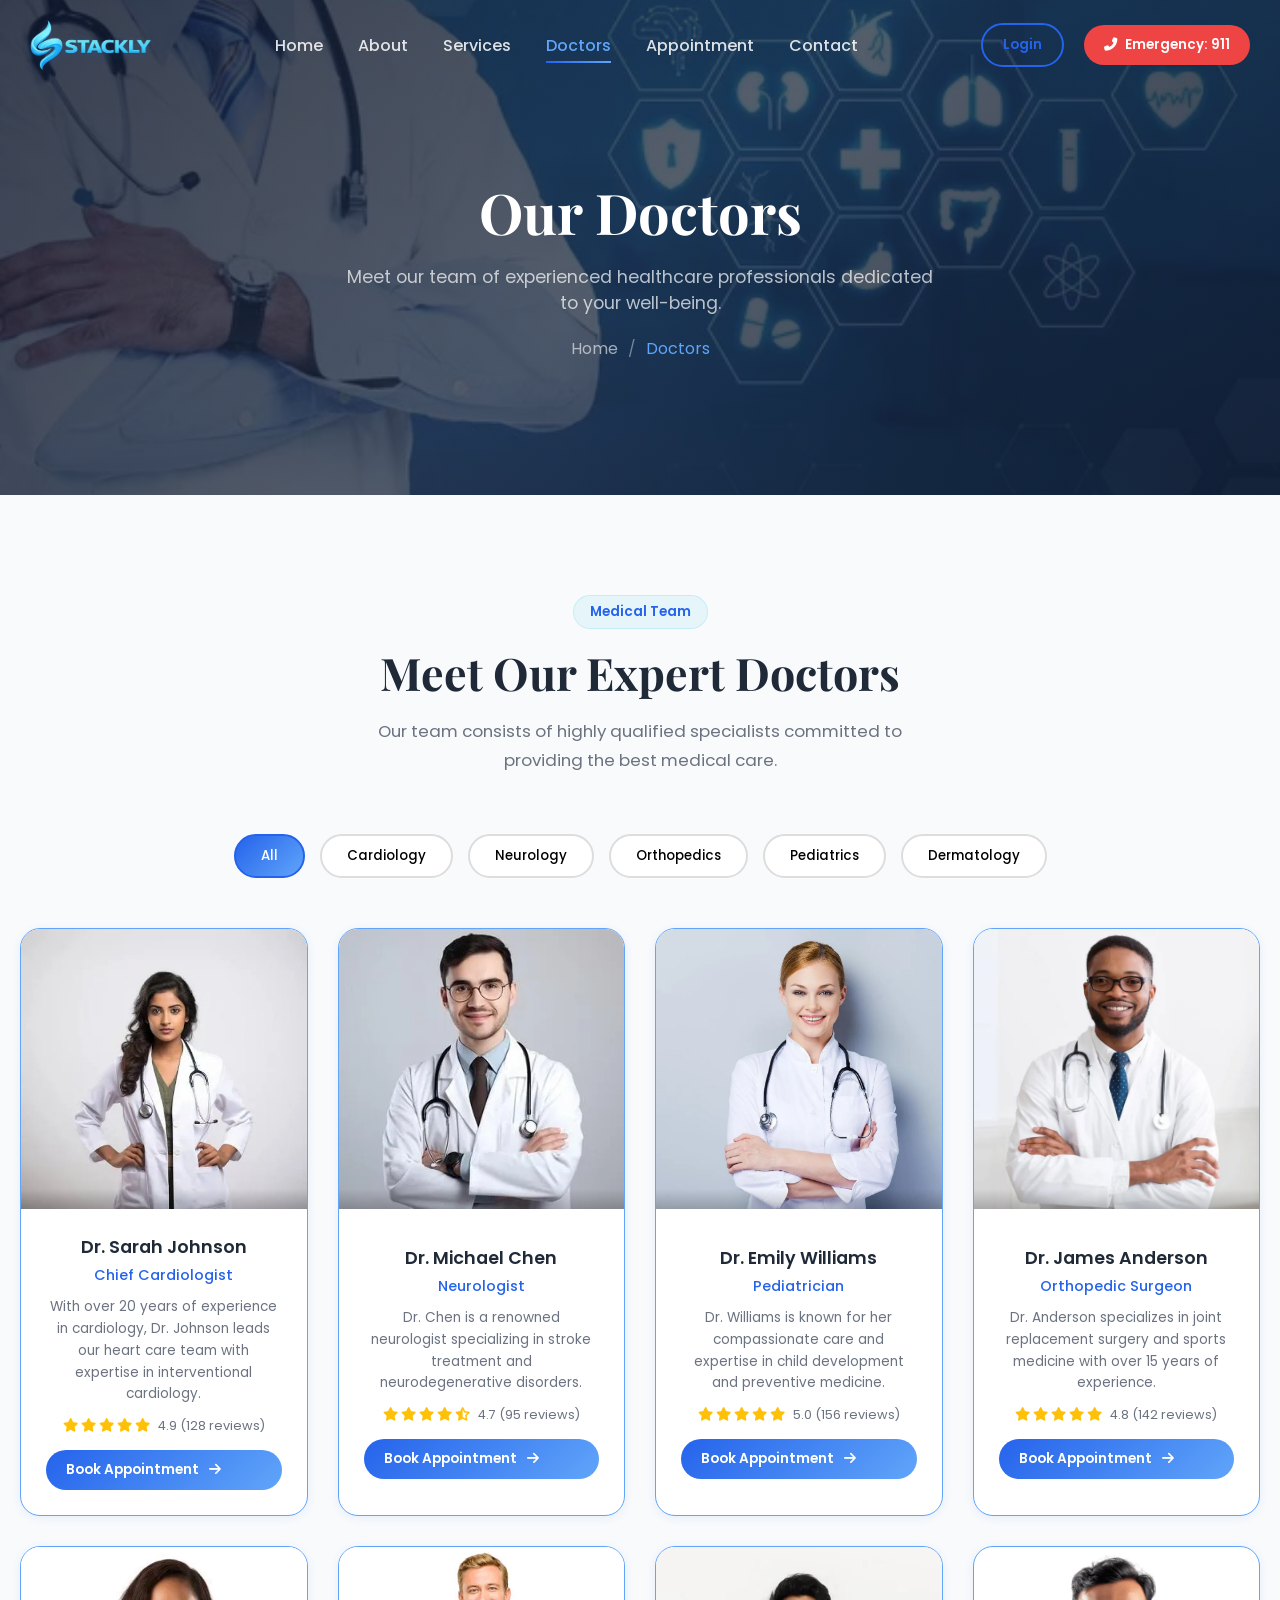
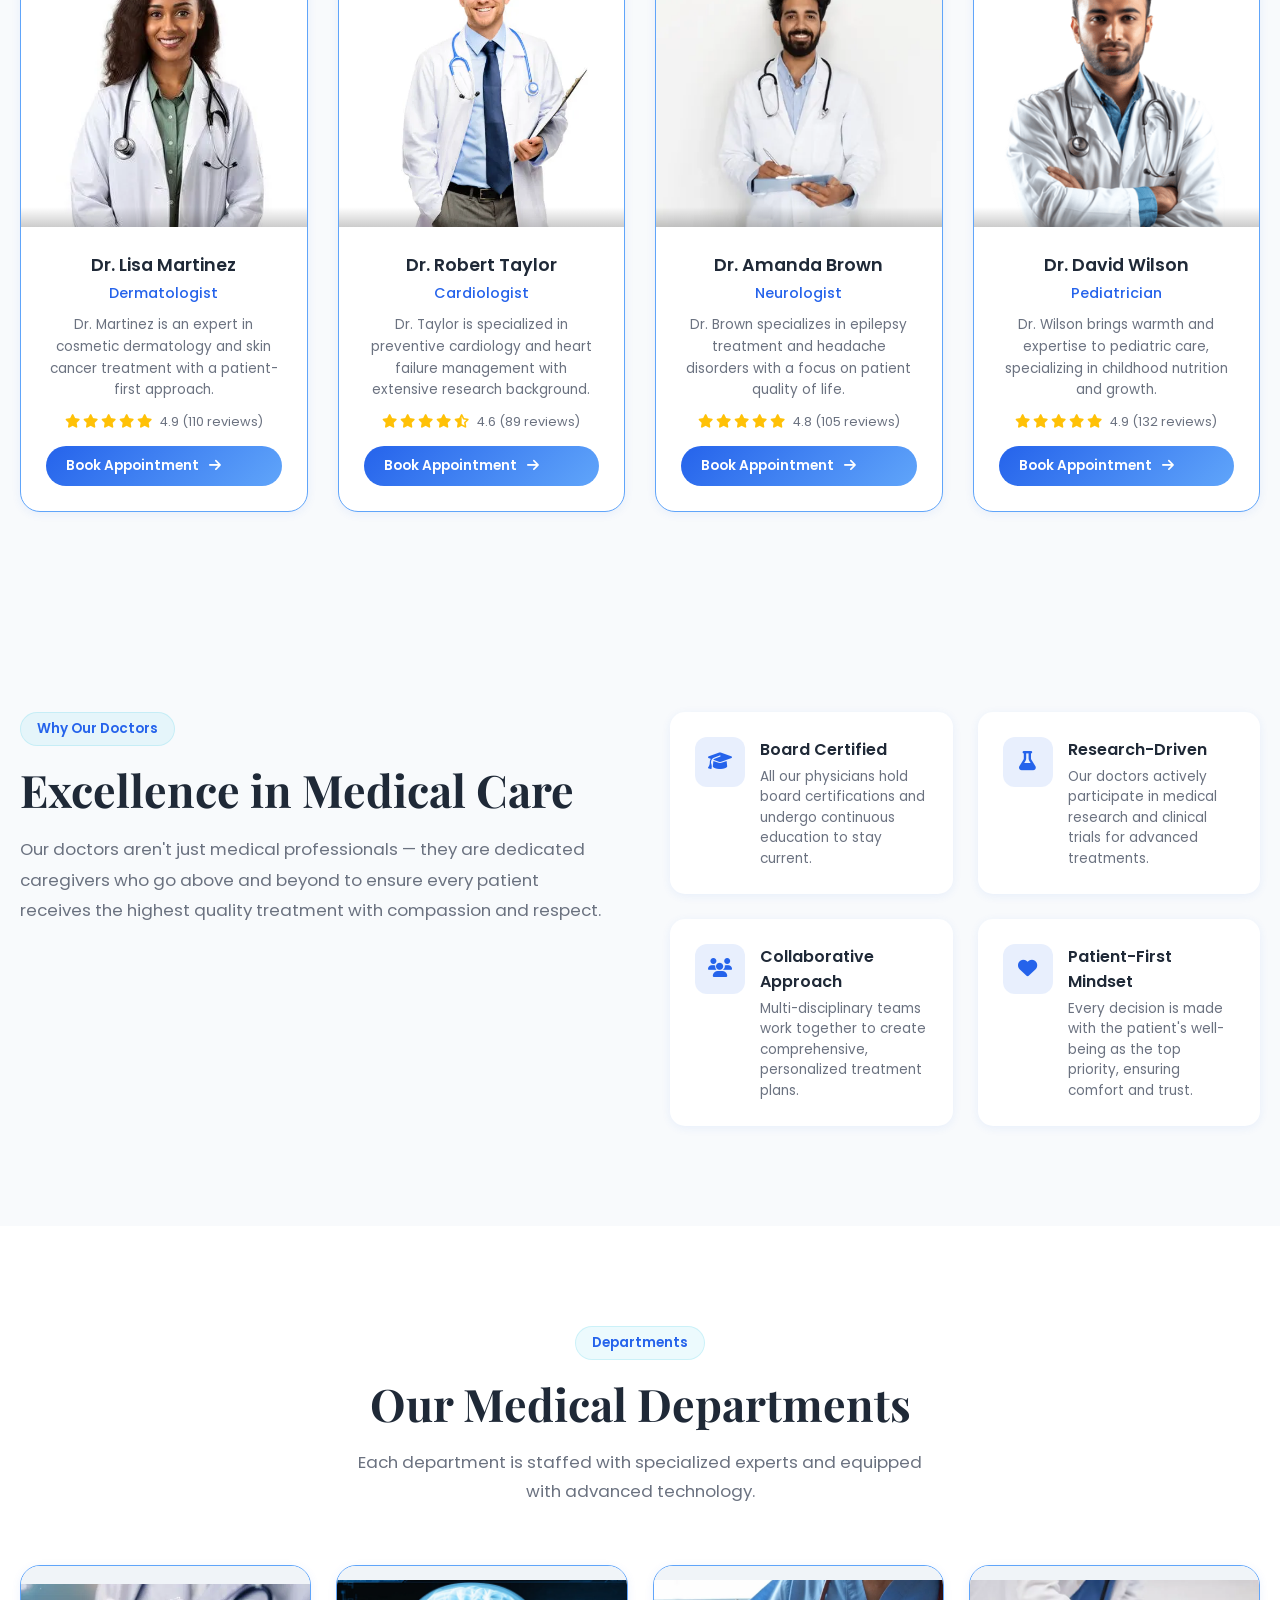
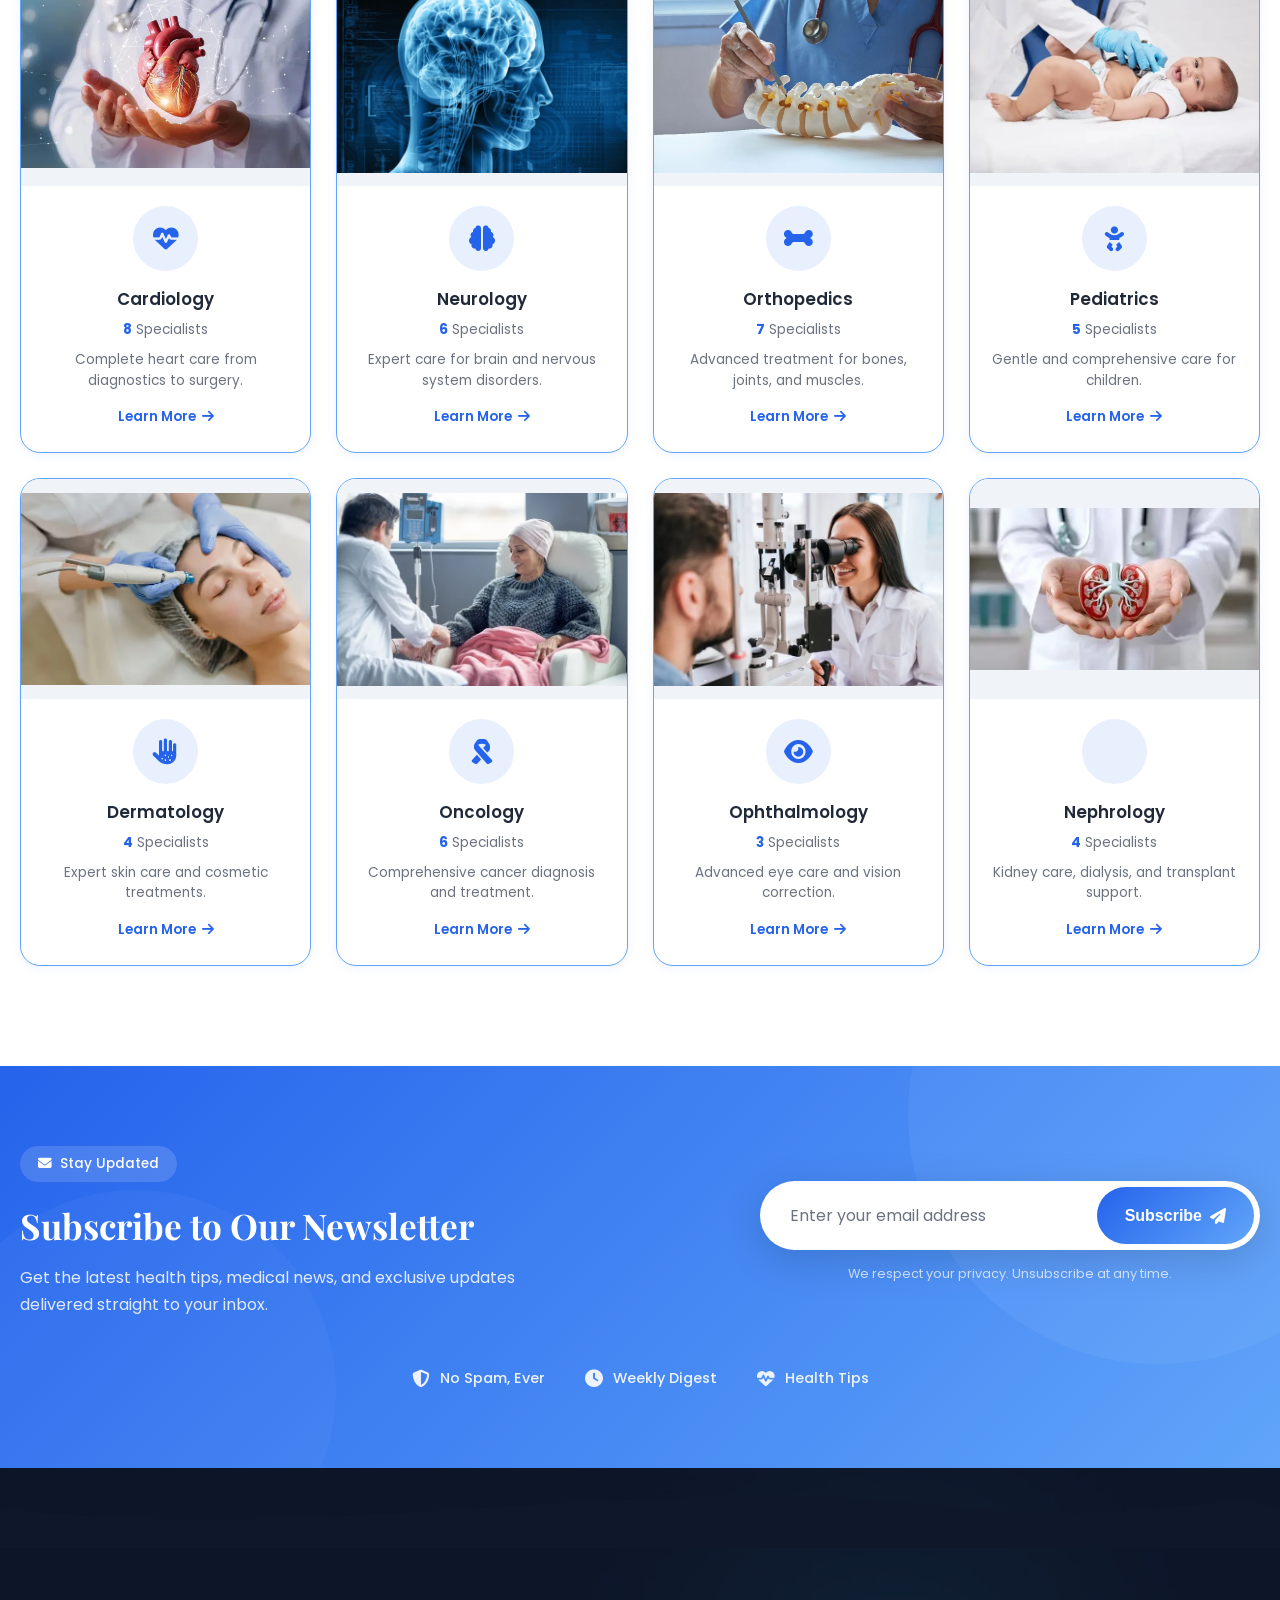
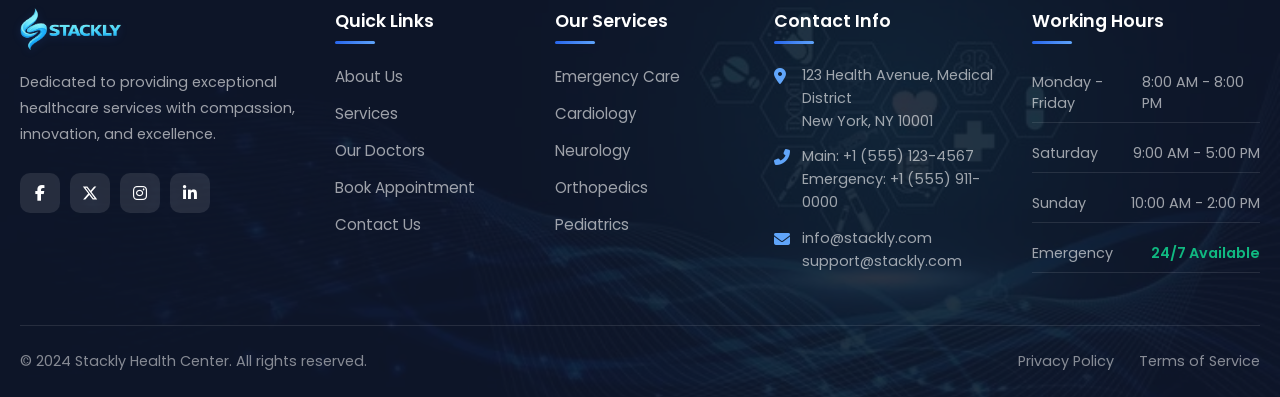
<file: pages/doctors.html>
<!DOCTYPE html>
<html lang="en">
<head>
    <meta charset="UTF-8">
    <meta name="viewport" content="width=device-width, initial-scale=1.0">
    <title>Our Doctors - Stackly Health Center</title>
    <link rel="stylesheet" href="../css/main.css">
    <link rel="stylesheet" href="../css/doctors.css">
    <link href="https://fonts.googleapis.com/css2?family=Poppins:wght@300;400;500;600;700;800&family=Playfair+Display:wght@400;500;600;700&display=swap" rel="stylesheet">
    <link rel="stylesheet" href="https://cdnjs.cloudflare.com/ajax/libs/font-awesome/6.4.0/css/all.min.css">
</head>
<body>
    <nav class="navbar" id="navbar">
        <div class="nav-container">
            <a href="../index.html" class="logo">
                <img src="../images/logo.webp" alt="Stackly Health Center" class="logo-image">
            </a>
            <div class="nav-links" id="navLinks">
                <a href="../index.html" class="nav-link">Home</a>
                <a href="about.html" class="nav-link">About</a>
                <a href="services.html" class="nav-link">Services</a>
                <a href="doctors.html" class="nav-link active">Doctors</a>
                <a href="appointment.html" class="nav-link">Appointment</a>
                <a href="contact.html" class="nav-link">Contact</a>
                <a href="login.html" class="nav-link nav-login-mobile">Login</a>
            </div>
            <div class="nav-actions">
                <a href="login.html" class="btn btn-outline btn-sm nav-login-desktop">
                    <span>Login</span>
                </a>
                <button class="btn-emergency">
                    <i class="fas fa-phone-alt"></i>
                    <span>Emergency: 911</span>
                </button>
                <div class="hamburger" id="hamburger">
                    <span></span>
                    <span></span>
                    <span></span>
                </div>
            </div>
        </div>
    </nav>

    <section class="page-hero">
        <div class="page-hero-content">
            <h1>Our Doctors</h1>
            <p>Meet our team of experienced healthcare professionals dedicated to your well-being.</p>
            <div class="breadcrumb">
                <a href="../index.html">Home</a>
                <span>/</span>
                <span class="current">Doctors</span>
            </div>
        </div>
    </section>

    <!-- Doctors Grid -->
    <section class="doctors-section">
        <div class="container">
            <div class="section-header" data-aos="fade-up">
                <span class="section-badge">Medical Team</span>
                <h2 class="section-title">Meet Our Expert Doctors</h2>
                <p class="section-description">Our team consists of highly qualified specialists committed to providing the best medical care.</p>
            </div>

            <!-- Department Filter -->
            <div class="department-filter" data-aos="fade-up">
                <button class="filter-btn active" data-filter="all">All</button>
                <button class="filter-btn" data-filter="cardiology">Cardiology</button>
                <button class="filter-btn" data-filter="neurology">Neurology</button>
                <button class="filter-btn" data-filter="orthopedics">Orthopedics</button>
                <button class="filter-btn" data-filter="pediatrics">Pediatrics</button>
                <button class="filter-btn" data-filter="dermatology">Dermatology</button>
            </div>

            <div class="doctors-grid">
                <div class="doctor-card" data-department="cardiology" data-aos="fade-up" data-aos-delay="100">
                    <div class="doctor-image">
                        <img src="../images/Dr3.webp" alt="Dr. Sarah Johnson">
                        <div class="doctor-social">
                            <a href="../404.html"><i class="fab fa-linkedin-in"></i></a>
                            <a href="../404.html"><svg viewBox="0 0 24 24" width="1em" height="1em" fill="currentColor"><path d="M18.244 2.25h3.308l-7.227 8.26 8.502 11.24H16.17l-5.214-6.817L4.99 21.75H1.68l7.73-8.835L1.254 2.25H8.08l4.713 6.231zm-1.161 17.52h1.833L7.084 4.126H5.117z"/></svg></a>
                        </div>
                    </div>
                    <div class="doctor-info">
                        <h4>Dr. Sarah Johnson</h4>
                        <p class="doctor-specialty">Chief Cardiologist</p>
                        <p class="doctor-bio">With over 20 years of experience in cardiology, Dr. Johnson leads our heart care team with expertise in interventional cardiology.</p>
                        <div class="doctor-rating">
                            <i class="fas fa-star"></i>
                            <i class="fas fa-star"></i>
                            <i class="fas fa-star"></i>
                            <i class="fas fa-star"></i>
                            <i class="fas fa-star"></i>
                            <span>4.9 (128 reviews)</span>
                        </div>
                        <a href="appointment.html" class="btn btn-primary btn-sm">
                            <span>Book Appointment</span>
                            <i class="fas fa-arrow-right"></i>
                        </a>
                    </div>
                </div>

                <div class="doctor-card" data-department="neurology" data-aos="fade-up" data-aos-delay="200">
                    <div class="doctor-image">
                        <img src="../images/Dr1.webp" alt="Dr. Michael Chen">
                        <div class="doctor-social">
                            <a href="../404.html"><i class="fab fa-linkedin-in"></i></a>
                            <a href="../404.html"><svg viewBox="0 0 24 24" width="1em" height="1em" fill="currentColor"><path d="M18.244 2.25h3.308l-7.227 8.26 8.502 11.24H16.17l-5.214-6.817L4.99 21.75H1.68l7.73-8.835L1.254 2.25H8.08l4.713 6.231zm-1.161 17.52h1.833L7.084 4.126H5.117z"/></svg></a>
                        </div>
                    </div>
                    <div class="doctor-info">
                        <h4>Dr. Michael Chen</h4>
                        <p class="doctor-specialty">Neurologist</p>
                        <p class="doctor-bio">Dr. Chen is a renowned neurologist specializing in stroke treatment and neurodegenerative disorders.</p>
                        <div class="doctor-rating">
                            <i class="fas fa-star"></i>
                            <i class="fas fa-star"></i>
                            <i class="fas fa-star"></i>
                            <i class="fas fa-star"></i>
                            <i class="fas fa-star-half-alt"></i>
                            <span>4.7 (95 reviews)</span>
                        </div>
                        <a href="appointment.html" class="btn btn-primary btn-sm">
                            <span>Book Appointment</span>
                            <i class="fas fa-arrow-right"></i>
                        </a>
                    </div>
                </div>

                <div class="doctor-card" data-department="pediatrics" data-aos="fade-up" data-aos-delay="300">
                    <div class="doctor-image">
                        <img src="../images/Dr6.webp" alt="Dr. Emily Williams">
                        <div class="doctor-social">
                            <a href="../404.html"><i class="fab fa-linkedin-in"></i></a>
                            <a href="../404.html"><svg viewBox="0 0 24 24" width="1em" height="1em" fill="currentColor"><path d="M18.244 2.25h3.308l-7.227 8.26 8.502 11.24H16.17l-5.214-6.817L4.99 21.75H1.68l7.73-8.835L1.254 2.25H8.08l4.713 6.231zm-1.161 17.52h1.833L7.084 4.126H5.117z"/></svg></a>
                        </div>
                    </div>
                    <div class="doctor-info">
                        <h4>Dr. Emily Williams</h4>
                        <p class="doctor-specialty">Pediatrician</p>
                        <p class="doctor-bio">Dr. Williams is known for her compassionate care and expertise in child development and preventive medicine.</p>
                        <div class="doctor-rating">
                            <i class="fas fa-star"></i>
                            <i class="fas fa-star"></i>
                            <i class="fas fa-star"></i>
                            <i class="fas fa-star"></i>
                            <i class="fas fa-star"></i>
                            <span>5.0 (156 reviews)</span>
                        </div>
                        <a href="appointment.html" class="btn btn-primary btn-sm">
                            <span>Book Appointment</span>
                            <i class="fas fa-arrow-right"></i>
                        </a>
                    </div>
                </div>

                <div class="doctor-card" data-department="orthopedics" data-aos="fade-up" data-aos-delay="400">
                    <div class="doctor-image">
                        <img src="../images/Dr8.webp" alt="Dr. James Anderson">
                        <div class="doctor-social">
                            <a href="../404.html"><i class="fab fa-linkedin-in"></i></a>
                            <a href="../404.html"><svg viewBox="0 0 24 24" width="1em" height="1em" fill="currentColor"><path d="M18.244 2.25h3.308l-7.227 8.26 8.502 11.24H16.17l-5.214-6.817L4.99 21.75H1.68l7.73-8.835L1.254 2.25H8.08l4.713 6.231zm-1.161 17.52h1.833L7.084 4.126H5.117z"/></svg></a>
                        </div>
                    </div>
                    <div class="doctor-info">
                        <h4>Dr. James Anderson</h4>
                        <p class="doctor-specialty">Orthopedic Surgeon</p>
                        <p class="doctor-bio">Dr. Anderson specializes in joint replacement surgery and sports medicine with over 15 years of experience.</p>
                        <div class="doctor-rating">
                            <i class="fas fa-star"></i>
                            <i class="fas fa-star"></i>
                            <i class="fas fa-star"></i>
                            <i class="fas fa-star"></i>
                            <i class="fas fa-star"></i>
                            <span>4.8 (142 reviews)</span>
                        </div>
                        <a href="appointment.html" class="btn btn-primary btn-sm">
                            <span>Book Appointment</span>
                            <i class="fas fa-arrow-right"></i>
                        </a>
                    </div>
                </div>

                <div class="doctor-card" data-department="dermatology" data-aos="fade-up" data-aos-delay="500">
                    <div class="doctor-image">
                        <img src="../images/Dr2.webp" alt="Dr. Lisa Martinez">
                        <div class="doctor-social">
                            <a href="../404.html"><i class="fab fa-linkedin-in"></i></a>
                            <a href="../404.html"><svg viewBox="0 0 24 24" width="1em" height="1em" fill="currentColor"><path d="M18.244 2.25h3.308l-7.227 8.26 8.502 11.24H16.17l-5.214-6.817L4.99 21.75H1.68l7.73-8.835L1.254 2.25H8.08l4.713 6.231zm-1.161 17.52h1.833L7.084 4.126H5.117z"/></svg></a>
                        </div>
                    </div>
                    <div class="doctor-info">
                        <h4>Dr. Lisa Martinez</h4>
                        <p class="doctor-specialty">Dermatologist</p>
                        <p class="doctor-bio">Dr. Martinez is an expert in cosmetic dermatology and skin cancer treatment with a patient-first approach.</p>
                        <div class="doctor-rating">
                            <i class="fas fa-star"></i>
                            <i class="fas fa-star"></i>
                            <i class="fas fa-star"></i>
                            <i class="fas fa-star"></i>
                            <i class="fas fa-star"></i>
                            <span>4.9 (110 reviews)</span>
                        </div>
                        <a href="appointment.html" class="btn btn-primary btn-sm">
                            <span>Book Appointment</span>
                            <i class="fas fa-arrow-right"></i>
                        </a>
                    </div>
                </div>

                <div class="doctor-card" data-department="cardiology" data-aos="fade-up" data-aos-delay="600">
                    <div class="doctor-image">
                        <img src="../images/Dr9.webp" alt="Dr. Robert Taylor">
                        <div class="doctor-social">
                            <a href="../404.html"><i class="fab fa-linkedin-in"></i></a>
                            <a href="../404.html"><svg viewBox="0 0 24 24" width="1em" height="1em" fill="currentColor"><path d="M18.244 2.25h3.308l-7.227 8.26 8.502 11.24H16.17l-5.214-6.817L4.99 21.75H1.68l7.73-8.835L1.254 2.25H8.08l4.713 6.231zm-1.161 17.52h1.833L7.084 4.126H5.117z"/></svg></a>
                        </div>
                    </div>
                    <div class="doctor-info">
                        <h4>Dr. Robert Taylor</h4>
                        <p class="doctor-specialty">Cardiologist</p>
                        <p class="doctor-bio">Dr. Taylor is specialized in preventive cardiology and heart failure management with extensive research background.</p>
                        <div class="doctor-rating">
                            <i class="fas fa-star"></i>
                            <i class="fas fa-star"></i>
                            <i class="fas fa-star"></i>
                            <i class="fas fa-star"></i>
                            <i class="fas fa-star-half-alt"></i>
                            <span>4.6 (89 reviews)</span>
                        </div>
                        <a href="appointment.html" class="btn btn-primary btn-sm">
                            <span>Book Appointment</span>
                            <i class="fas fa-arrow-right"></i>
                        </a>
                    </div>
                </div>

                <div class="doctor-card" data-department="neurology" data-aos="fade-up" data-aos-delay="700">
                    <div class="doctor-image">
                        <img src="../images/Dr10.webp" alt="Dr. Amanda Brown">
                        <div class="doctor-social">
                            <a href="../404.html"><i class="fab fa-linkedin-in"></i></a>
                            <a href="../404.html"><svg viewBox="0 0 24 24" width="1em" height="1em" fill="currentColor"><path d="M18.244 2.25h3.308l-7.227 8.26 8.502 11.24H16.17l-5.214-6.817L4.99 21.75H1.68l7.73-8.835L1.254 2.25H8.08l4.713 6.231zm-1.161 17.52h1.833L7.084 4.126H5.117z"/></svg></a>
                        </div>
                    </div>
                    <div class="doctor-info">
                        <h4>Dr. Amanda Brown</h4>
                        <p class="doctor-specialty">Neurologist</p>
                        <p class="doctor-bio">Dr. Brown specializes in epilepsy treatment and headache disorders with a focus on patient quality of life.</p>
                        <div class="doctor-rating">
                            <i class="fas fa-star"></i>
                            <i class="fas fa-star"></i>
                            <i class="fas fa-star"></i>
                            <i class="fas fa-star"></i>
                            <i class="fas fa-star"></i>
                            <span>4.8 (105 reviews)</span>
                        </div>
                        <a href="appointment.html" class="btn btn-primary btn-sm">
                            <span>Book Appointment</span>
                            <i class="fas fa-arrow-right"></i>
                        </a>
                    </div>
                </div>

                <div class="doctor-card" data-department="pediatrics" data-aos="fade-up" data-aos-delay="800">
                    <div class="doctor-image">
                        <img src="../images/Dr11.webp" alt="Dr. David Wilson">
                        <div class="doctor-social">
                            <a href="../404.html"><i class="fab fa-linkedin-in"></i></a>
                            <a href="../404.html"><svg viewBox="0 0 24 24" width="1em" height="1em" fill="currentColor"><path d="M18.244 2.25h3.308l-7.227 8.26 8.502 11.24H16.17l-5.214-6.817L4.99 21.75H1.68l7.73-8.835L1.254 2.25H8.08l4.713 6.231zm-1.161 17.52h1.833L7.084 4.126H5.117z"/></svg></a>
                        </div>
                    </div>
                    <div class="doctor-info">
                        <h4>Dr. David Wilson</h4>
                        <p class="doctor-specialty">Pediatrician</p>
                        <p class="doctor-bio">Dr. Wilson brings warmth and expertise to pediatric care, specializing in childhood nutrition and growth.</p>
                        <div class="doctor-rating">
                            <i class="fas fa-star"></i>
                            <i class="fas fa-star"></i>
                            <i class="fas fa-star"></i>
                            <i class="fas fa-star"></i>
                            <i class="fas fa-star"></i>
                            <span>4.9 (132 reviews)</span>
                        </div>
                        <a href="appointment.html" class="btn btn-primary btn-sm">
                            <span>Book Appointment</span>
                            <i class="fas fa-arrow-right"></i>
                        </a>
                    </div>
                </div>
            </div>
        </div>
    </section>

    <!-- Why Our Doctors -->
    <section class="why-doctors">
        <div class="container">
            <div class="why-doctors-content">
                <div class="why-doctors-text" data-aos="fade-right">
                    <span class="section-badge">Why Our Doctors</span>
                    <h2 class="section-title">Excellence in Medical Care</h2>
                    <p>Our doctors aren't just medical professionals — they are dedicated caregivers who go above and beyond to ensure every patient receives the highest quality treatment with compassion and respect.</p>
                </div>
                <div class="why-doctors-grid" data-aos="fade-left">
                    <div class="why-doctor-item">
                        <div class="why-doctor-icon">
                            <i class="fas fa-graduation-cap"></i>
                        </div>
                        <div class="why-doctor-info">
                            <h4>Board Certified</h4>
                            <p>All our physicians hold board certifications and undergo continuous education to stay current.</p>
                        </div>
                    </div>
                    <div class="why-doctor-item">
                        <div class="why-doctor-icon">
                            <i class="fas fa-flask"></i>
                        </div>
                        <div class="why-doctor-info">
                            <h4>Research-Driven</h4>
                            <p>Our doctors actively participate in medical research and clinical trials for advanced treatments.</p>
                        </div>
                    </div>
                    <div class="why-doctor-item">
                        <div class="why-doctor-icon">
                            <i class="fas fa-users"></i>
                        </div>
                        <div class="why-doctor-info">
                            <h4>Collaborative Approach</h4>
                            <p>Multi-disciplinary teams work together to create comprehensive, personalized treatment plans.</p>
                        </div>
                    </div>
                    <div class="why-doctor-item">
                        <div class="why-doctor-icon">
                            <i class="fas fa-heart"></i>
                        </div>
                        <div class="why-doctor-info">
                            <h4>Patient-First Mindset</h4>
                            <p>Every decision is made with the patient's well-being as the top priority, ensuring comfort and trust.</p>
                        </div>
                    </div>
                </div>
            </div>
        </div>
    </section>

    <!-- Departments Overview -->
    <section class="departments-section">
        <div class="container">
            <div class="section-header" data-aos="fade-up">
                <span class="section-badge">Departments</span>
                <h2 class="section-title">Our Medical Departments</h2>
                <p class="section-description">Each department is staffed with specialized experts and equipped with advanced technology.</p>
            </div>
            <div class="departments-grid">
                <div class="department-card" data-aos="fade-up" data-aos-delay="100">
                    <div class="dept-image">
                        <img src="../images/Cardiology.webp" alt="Cardiology">
                    </div>
                    <div class="dept-icon"><i class="fas fa-heartbeat"></i></div>
                    <h4>Cardiology</h4>
                    <div class="dept-count"><span>8</span> Specialists</div>
                    <p>Complete heart care from diagnostics to surgery.</p>
                    <a href="services.html" class="dept-link">Learn More <i class="fas fa-arrow-right"></i></a>
                </div>
                <div class="department-card" data-aos="fade-up" data-aos-delay="150">
                    <div class="dept-image">
                        <img src="../images/neurological.webp" alt="Neurology">
                    </div>
                    <div class="dept-icon"><i class="fas fa-brain"></i></div>
                    <h4>Neurology</h4>
                    <div class="dept-count"><span>6</span> Specialists</div>
                    <p>Expert care for brain and nervous system disorders.</p>
                    <a href="services.html" class="dept-link">Learn More <i class="fas fa-arrow-right"></i></a>
                </div>
                <div class="department-card" data-aos="fade-up" data-aos-delay="200">
                    <div class="dept-image">
                        <img src="../images/Orthopedics.webp" alt="Orthopedics">
                    </div>
                    <div class="dept-icon"><i class="fas fa-bone"></i></div>
                    <h4>Orthopedics</h4>
                    <div class="dept-count"><span>7</span> Specialists</div>
                    <p>Advanced treatment for bones, joints, and muscles.</p>
                    <a href="services.html" class="dept-link">Learn More <i class="fas fa-arrow-right"></i></a>
                </div>
                <div class="department-card" data-aos="fade-up" data-aos-delay="250">
                    <div class="dept-image">
                        <img src="../images/pediatrician.webp" alt="Pediatrics">
                    </div>
                    <div class="dept-icon"><i class="fas fa-baby"></i></div>
                    <h4>Pediatrics</h4>
                    <div class="dept-count"><span>5</span> Specialists</div>
                    <p>Gentle and comprehensive care for children.</p>
                    <a href="services.html" class="dept-link">Learn More <i class="fas fa-arrow-right"></i></a>
                </div>
                <div class="department-card" data-aos="fade-up" data-aos-delay="300">
                    <div class="dept-image">
                        <img src="../images/dermatology.webp" alt="Dermatology">
                    </div>
                    <div class="dept-icon"><i class="fas fa-allergies"></i></div>
                    <h4>Dermatology</h4>
                    <div class="dept-count"><span>4</span> Specialists</div>
                    <p>Expert skin care and cosmetic treatments.</p>
                    <a href="services.html" class="dept-link">Learn More <i class="fas fa-arrow-right"></i></a>
                </div>
                <div class="department-card" data-aos="fade-up" data-aos-delay="350">
                    <div class="dept-image">
                        <img src="../images/oncology.webp" alt="Oncology">
                    </div>
                    <div class="dept-icon"><i class="fas fa-ribbon"></i></div>
                    <h4>Oncology</h4>
                    <div class="dept-count"><span>6</span> Specialists</div>
                    <p>Comprehensive cancer diagnosis and treatment.</p>
                    <a href="services.html" class="dept-link">Learn More <i class="fas fa-arrow-right"></i></a>
                </div>
                <div class="department-card" data-aos="fade-up" data-aos-delay="400">
                    <div class="dept-image">
                        <img src="../images/ophthalmologist.webp" alt="Ophthalmology">
                    </div>
                    <div class="dept-icon"><i class="fas fa-eye"></i></div>
                    <h4>Ophthalmology</h4>
                    <div class="dept-count"><span>3</span> Specialists</div>
                    <p>Advanced eye care and vision correction.</p>
                    <a href="services.html" class="dept-link">Learn More <i class="fas fa-arrow-right"></i></a>
                </div>
                <div class="department-card" data-aos="fade-up" data-aos-delay="450">
                    <div class="dept-image">
                        <img src="../images/nephrology.webp" alt="Nephrology">
                    </div>
                    <div class="dept-icon"><i class="fas fa-kidney"></i></div>
                    <h4>Nephrology</h4>
                    <div class="dept-count"><span>4</span> Specialists</div>
                    <p>Kidney care, dialysis, and transplant support.</p>
                    <a href="services.html" class="dept-link">Learn More <i class="fas fa-arrow-right"></i></a>
                </div>
            </div>
        </div>
    </section>

    <!-- Newsletter Section -->
    <section class="newsletter-section">
        <div class="container">
            <div class="newsletter-content" data-aos="fade-up">
                <div class="newsletter-text">
                    <span class="newsletter-badge"><i class="fas fa-envelope"></i> Stay Updated</span>
                    <h2>Subscribe to Our Newsletter</h2>
                    <p>Get the latest health tips, medical news, and exclusive updates delivered straight to your inbox.</p>
                </div>
                <form class="newsletter-form" id="newsletterForm">
                    <div class="newsletter-input-group">
                        <input type="email" placeholder="Enter your email address" required>
                        <button type="submit" class="btn btn-primary">
                            <span>Subscribe</span>
                            <i class="fas fa-paper-plane"></i>
                        </button>
                    </div>
                    <p class="newsletter-disclaimer">We respect your privacy. Unsubscribe at any time.</p>
                </form>
            </div>
            <div class="newsletter-features" data-aos="fade-up" data-aos-delay="100">
                <div class="newsletter-feature">
                    <i class="fas fa-shield-alt"></i>
                    <span>No Spam, Ever</span>
                </div>
                <div class="newsletter-feature">
                    <i class="fas fa-clock"></i>
                    <span>Weekly Digest</span>
                </div>
                <div class="newsletter-feature">
                    <i class="fas fa-heartbeat"></i>
                    <span>Health Tips</span>
                </div>
            </div>
        </div>
    </section>

    <footer class="footer">
        <div class="footer-wave">
            <svg viewBox="0 0 1440 120" preserveAspectRatio="none">
                <path d="M0,60 C360,120 720,0 1080,60 C1260,90 1380,30 1440,60 L1440,120 L0,120 Z" fill="#0F172A"/>
            </svg>
        </div>
        <div class="container">
            <div class="footer-content">
                <div class="footer-brand">
                    <a href="../index.html" class="footer-logo">
                        <img src="../images/logo.webp" alt="Stackly Health Center" class="logo-image">
                    </a>
                    <p class="footer-description">
                        Dedicated to providing exceptional healthcare services with compassion, 
                        innovation, and excellence.
                    </p>
                    <div class="social-links">
                        <a href="../404.html" class="social-link"><i class="fab fa-facebook-f"></i></a>
                        <a href="../404.html" class="social-link"><svg viewBox="0 0 24 24" width="1em" height="1em" fill="currentColor"><path d="M18.244 2.25h3.308l-7.227 8.26 8.502 11.24H16.17l-5.214-6.817L4.99 21.75H1.68l7.73-8.835L1.254 2.25H8.08l4.713 6.231zm-1.161 17.52h1.833L7.084 4.126H5.117z"/></svg></a>
                        <a href="../404.html" class="social-link"><i class="fab fa-instagram"></i></a>
                        <a href="../404.html" class="social-link"><i class="fab fa-linkedin-in"></i></a>
                    </div>
                </div>
                <div class="footer-links">
                    <div class="footer-column">
                        <h4>Quick Links</h4>
                        <ul>
                            <li><a href="about.html">About Us</a></li>
                            <li><a href="services.html">Services</a></li>
                            <li><a href="doctors.html">Our Doctors</a></li>
                            <li><a href="appointment.html">Book Appointment</a></li>
                            <li><a href="contact.html">Contact Us</a></li>
                        </ul>
                    </div>
                    <div class="footer-column">
                        <h4>Our Services</h4>
                        <ul>
                            <li><a href="services.html">Emergency Care</a></li>
                            <li><a href="services.html">Cardiology</a></li>
                            <li><a href="services.html">Neurology</a></li>
                            <li><a href="services.html">Orthopedics</a></li>
                            <li><a href="services.html">Pediatrics</a></li>
                        </ul>
                    </div>
                    <div class="footer-column">
                        <h4>Contact Info</h4>
                        <ul class="footer-contact">
                            <li>
                                <i class="fas fa-map-marker-alt"></i>
                                <span>123 Health Avenue, Medical District<br>New York, NY 10001</span>
                            </li>
                            <li>
                                <i class="fas fa-phone-alt"></i>
                                <span>Main: +1 (555) 123-4567<br>Emergency: +1 (555) 911-0000</span>
                            </li>
                            <li>
                                <i class="fas fa-envelope"></i>
                                <span>info@stackly.com<br>support@stackly.com</span>
                            </li>
                        </ul>
                    </div>
                    <div class="footer-column">
                        <h4>Working Hours</h4>
                        <ul class="working-hours">
                            <li><span>Monday - Friday</span><span>8:00 AM - 8:00 PM</span></li>
                            <li><span>Saturday</span><span>9:00 AM - 5:00 PM</span></li>
                            <li><span>Sunday</span><span>10:00 AM - 2:00 PM</span></li>
                            <li><span>Emergency</span><span class="emergency-badge">24/7 Available</span></li>
                        </ul>
                    </div>
                </div>
            </div>
            <div class="footer-bottom">
                <p>&copy; 2024 Stackly Health Center. All rights reserved.</p>
                <div class="footer-bottom-links">
                    <a href="../404.html">Privacy Policy</a>
                    <a href="../404.html">Terms of Service</a>
                </div>
            </div>
        </div>
    </footer>

    <button class="back-to-top" id="backToTop"><i class="fas fa-arrow-up"></i></button>

    <script src="../js/main.js"></script>
    <script src="../js/doctors.js"></script>
</body>
</html>
</file>
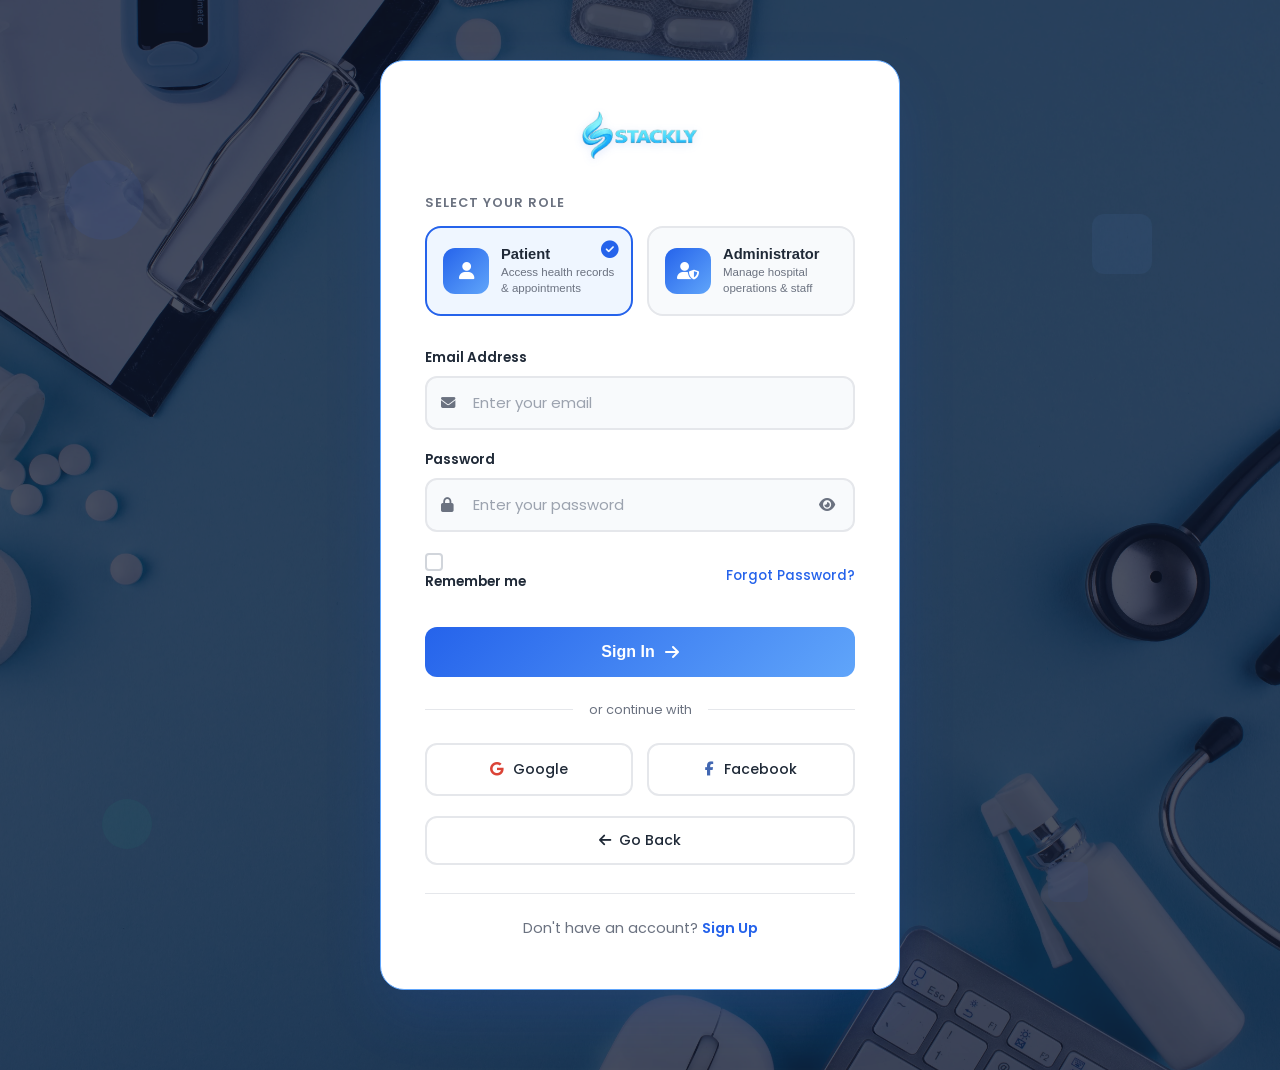
<file: pages/login.html>
<!DOCTYPE html>
<html lang="en">
<head>
    <meta charset="UTF-8">
    <meta name="viewport" content="width=device-width, initial-scale=1.0">
    <title>Login - Stackly Health Center</title>
    <link rel="stylesheet" href="../css/main.css">
    <link rel="stylesheet" href="../css/auth.css">
    <link href="https://fonts.googleapis.com/css2?family=Poppins:wght@300;400;500;600;700;800&family=Playfair+Display:wght@400;500;600;700&display=swap" rel="stylesheet">
    <link rel="stylesheet" href="https://cdnjs.cloudflare.com/ajax/libs/font-awesome/6.4.0/css/all.min.css">
</head>
<body>
    <!-- Login Section -->
    <section class="auth-section">
        <!-- Floating Shapes -->
        <div class="floating-shape shape-1">
            <svg width="80" height="80" viewBox="0 0 80 80" fill="none"><circle cx="40" cy="40" r="40" fill="#2563EB" opacity="0.08"/></svg>
        </div>
        <div class="floating-shape shape-2">
            <svg width="60" height="60" viewBox="0 0 60 60" fill="none"><rect width="60" height="60" rx="12" fill="#60A5FA" opacity="0.06"/></svg>
        </div>
        <div class="floating-shape shape-3">
            <svg width="50" height="50" viewBox="0 0 50 50" fill="none"><circle cx="25" cy="25" r="25" fill="#10B981" opacity="0.06"/></svg>
        </div>
        <div class="floating-shape shape-4">
            <svg width="40" height="40" viewBox="0 0 40 40" fill="none"><rect width="40" height="40" rx="8" fill="#2563EB" opacity="0.05"/></svg>
        </div>

        <div class="auth-container">
            <!-- Logo -->
            <div class="auth-logo">
                <a href="../index.html">
                    <img src="../images/logo.webp" alt="Stackly Health Center" class="logo-image">
                </a>
            </div>

            <!-- Role Selection -->
            <div class="role-selection">
                <span class="role-selection-label">Select Your Role</span>
                <div class="role-buttons">
                    <button type="button" class="role-btn active" data-role="patient">
                        <div class="role-icon"><i class="fas fa-user"></i></div>
                        <div class="role-info">
                            <h4>Patient</h4>
                            <p>Access health records & appointments</p>
                        </div>
                        <div class="role-check"><i class="fas fa-check-circle"></i></div>
                    </button>
                    <button type="button" class="role-btn" data-role="admin">
                        <div class="role-icon"><i class="fas fa-user-shield"></i></div>
                        <div class="role-info">
                            <h4>Administrator</h4>
                            <p>Manage hospital operations & staff</p>
                        </div>
                        <div class="role-check"><i class="fas fa-check-circle"></i></div>
                    </button>
                </div>
            </div>

            <!-- Login Form -->
            <form class="auth-form" id="loginForm" novalidate>
                <div class="form-group">
                    <label for="email">Email Address</label>
                    <div class="input-wrapper">
                        <i class="fas fa-envelope"></i>
                        <input type="email" id="email" placeholder="Enter your email">
                    </div>
                    <span class="error-message"></span>
                </div>

                <div class="form-group">
                    <label for="password">Password</label>
                    <div class="input-wrapper">
                        <i class="fas fa-lock"></i>
                        <input type="password" id="password" placeholder="Enter your password">
                        <button type="button" class="toggle-password" tabindex="-1">
                            <i class="fas fa-eye"></i>
                        </button>
                    </div>
                    <span class="error-message"></span>
                </div>

                <div class="form-options">
                    <label class="checkbox-label">
                        <input type="checkbox" id="remember">
                        <span class="checkmark"></span>
                        <span class="checkbox-text">Remember me</span>
                    </label>
                    <span class="error-message"></span>
                    <a href="#" class="forgot-link">Forgot Password?</a>
                </div>

                <button type="submit" class="btn btn-primary btn-block">
                    <span>Sign In</span>
                    <i class="fas fa-arrow-right"></i>
                </button>

                <div class="auth-divider"><span>or continue with</span></div>

                <div class="social-buttons">
                    <button type="button" class="social-btn google" onclick="window.location.href='../404.html'">
                        <i class="fab fa-google"></i>
                        <span>Google</span>
                    </button>
                    <button type="button" class="social-btn facebook" onclick="window.location.href='../404.html'">
                        <i class="fab fa-facebook-f"></i>
                        <span>Facebook</span>
                    </button>
                </div>

                <a href="../index.html" class="go-back-btn">
                    <i class="fas fa-arrow-left"></i>
                    <span>Go Back</span>
                </a>
            </form>

            <div class="auth-footer">
                <p>Don't have an account? <a href="signup.html">Sign Up</a></p>
            </div>
        </div>
    </section>

    <script src="../js/main.js"></script>
    <script src="../js/auth.js"></script>
</body>
</html>
</file>
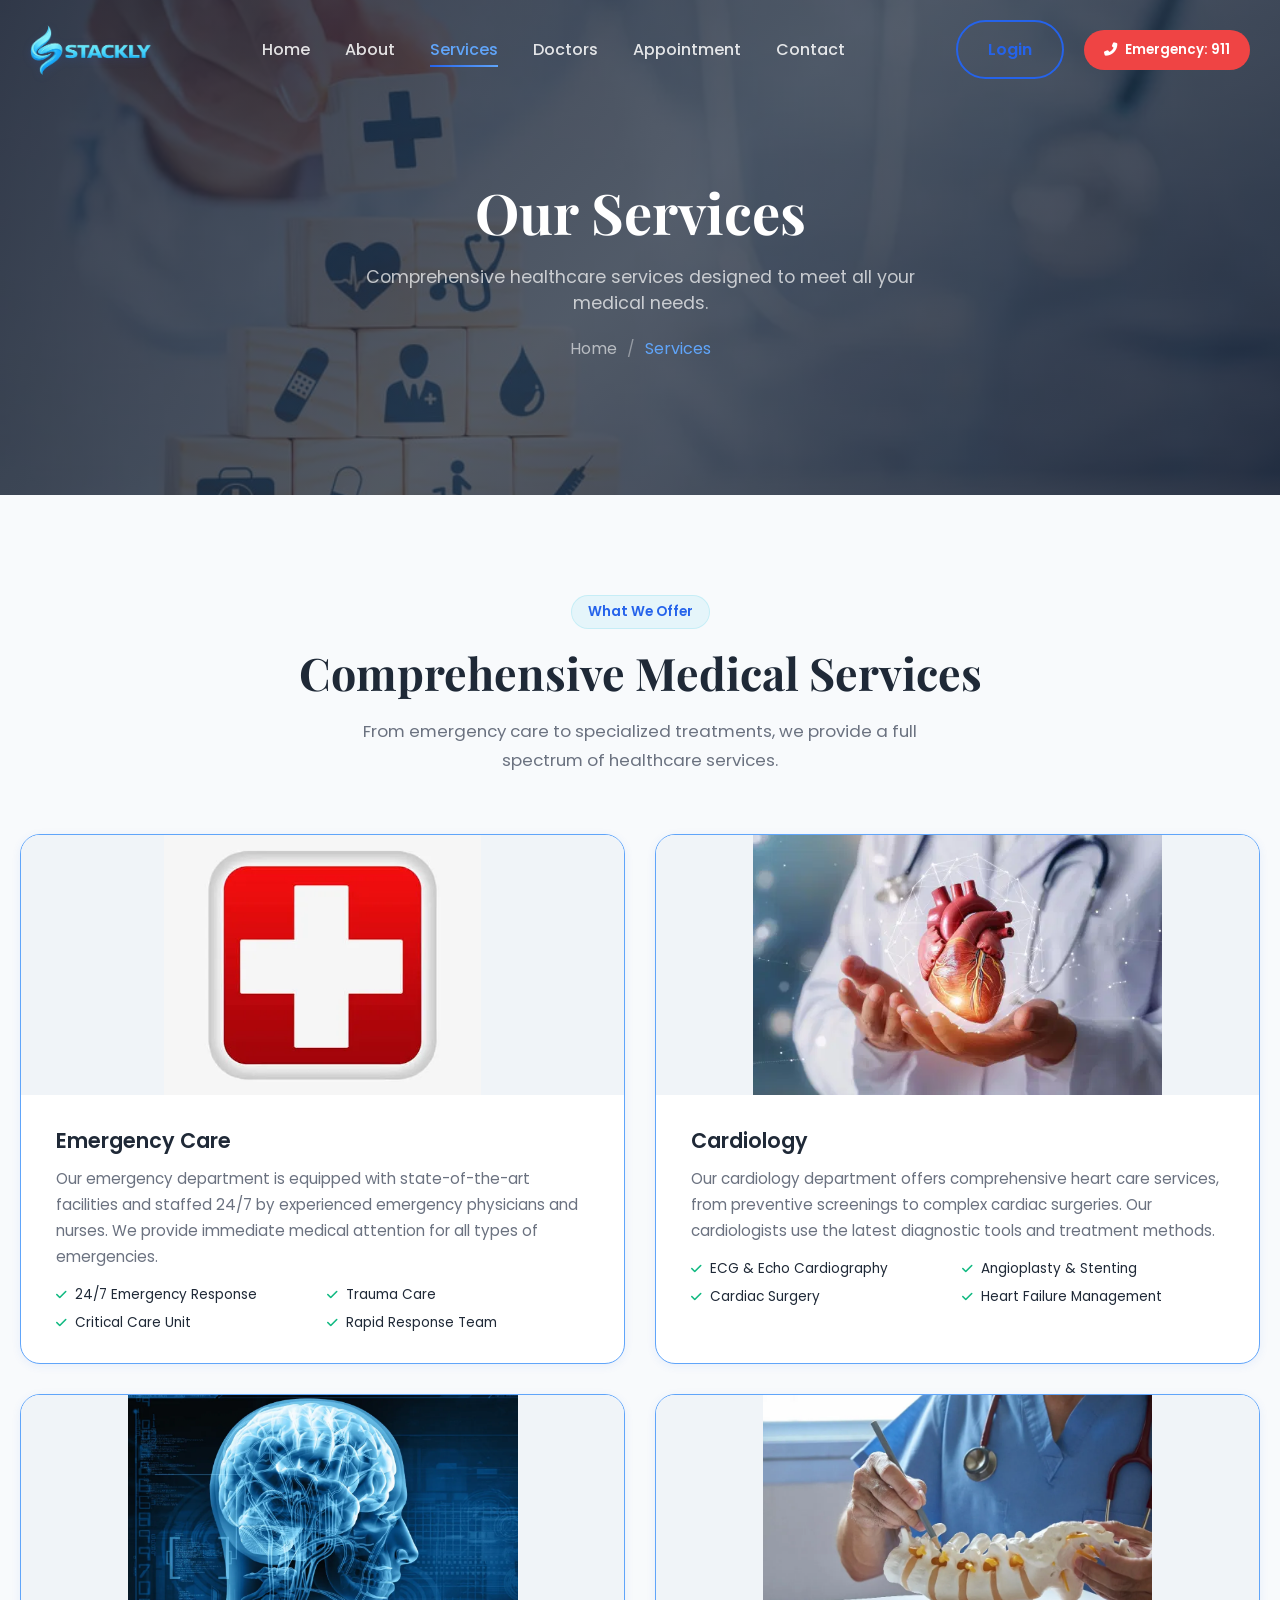
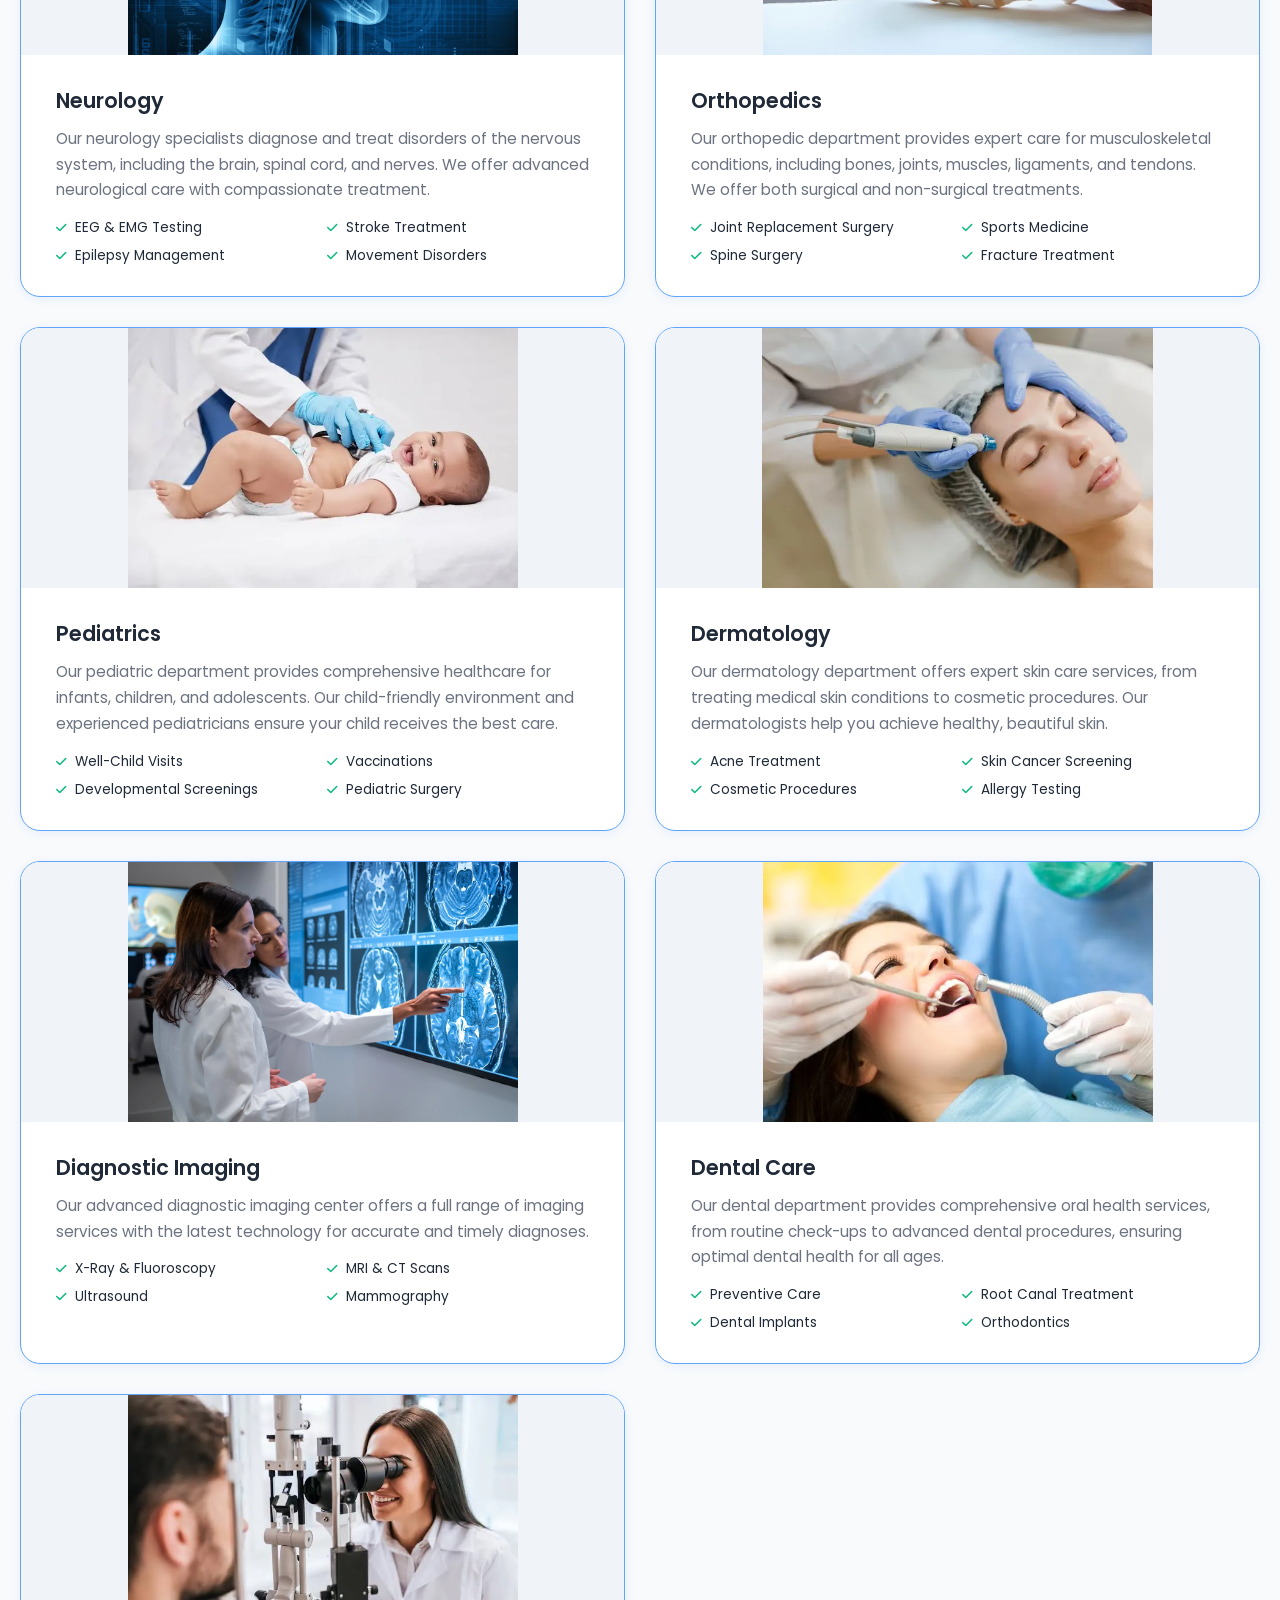
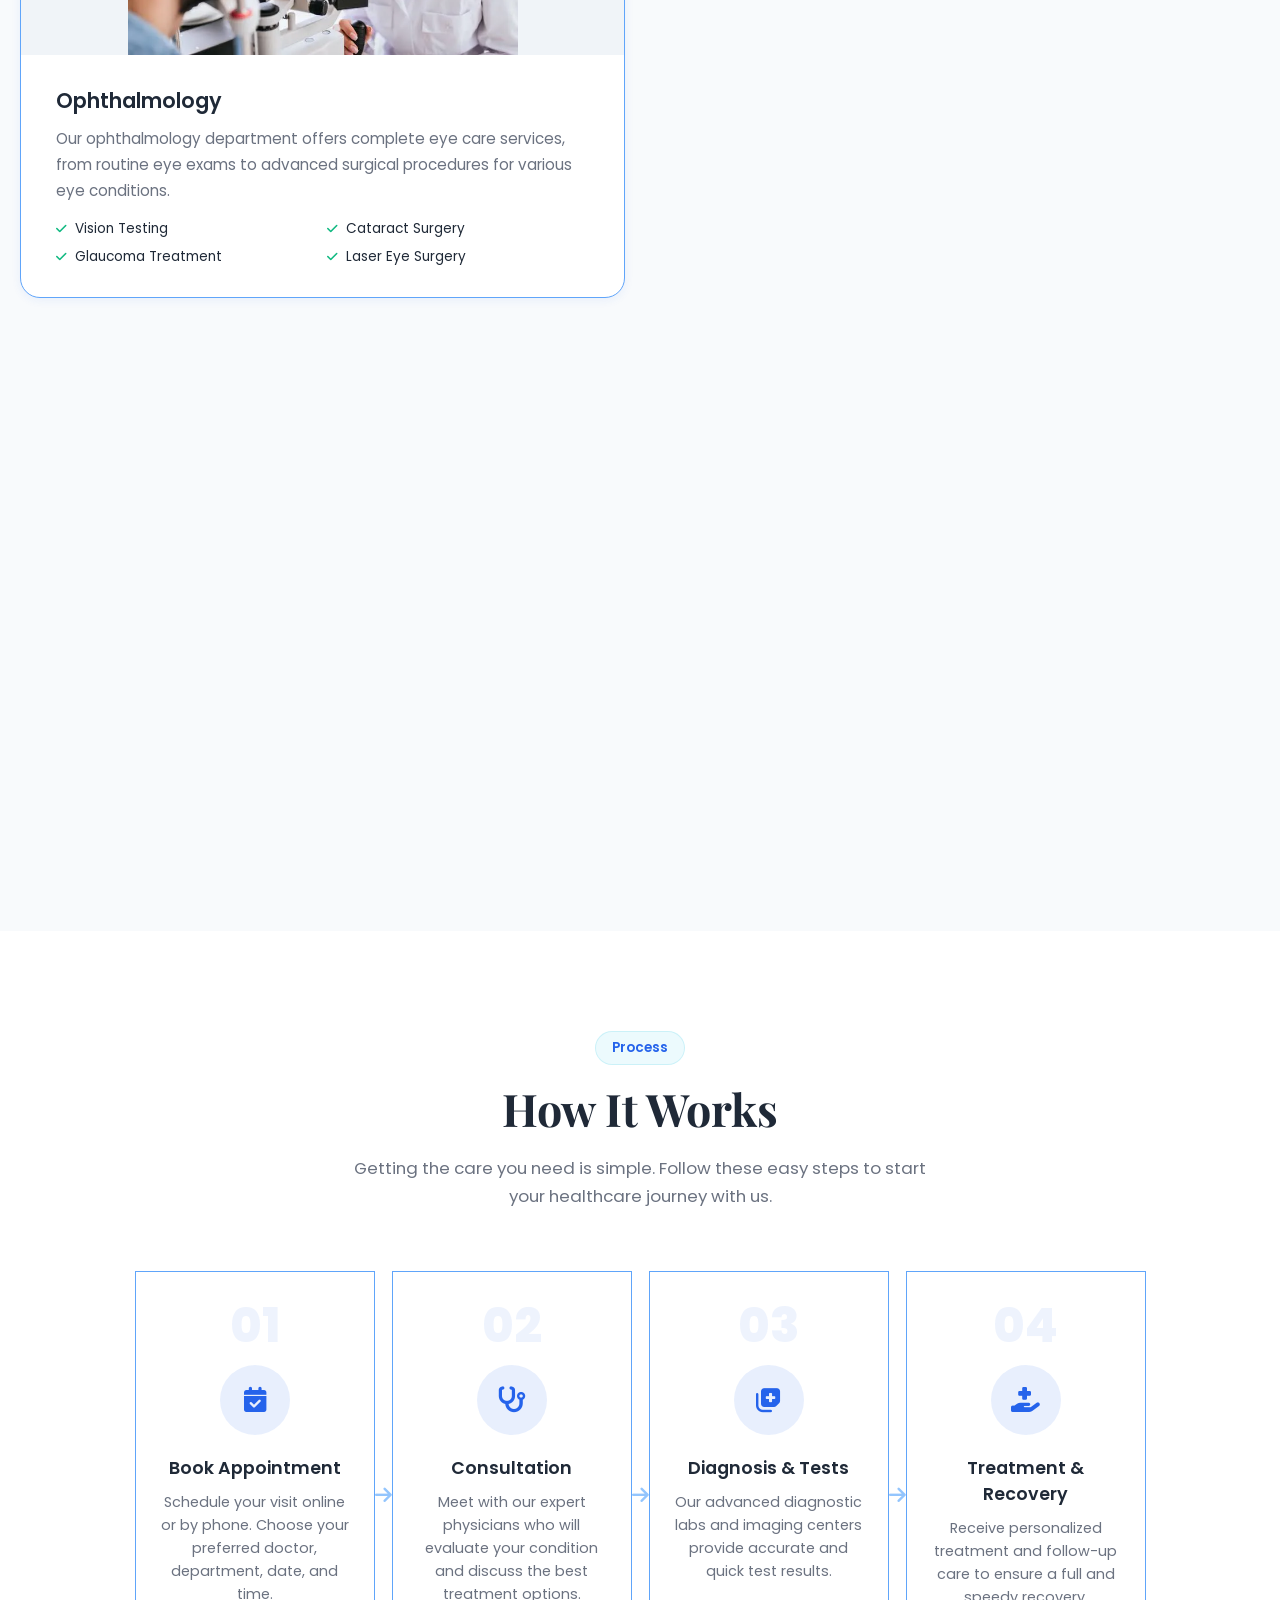
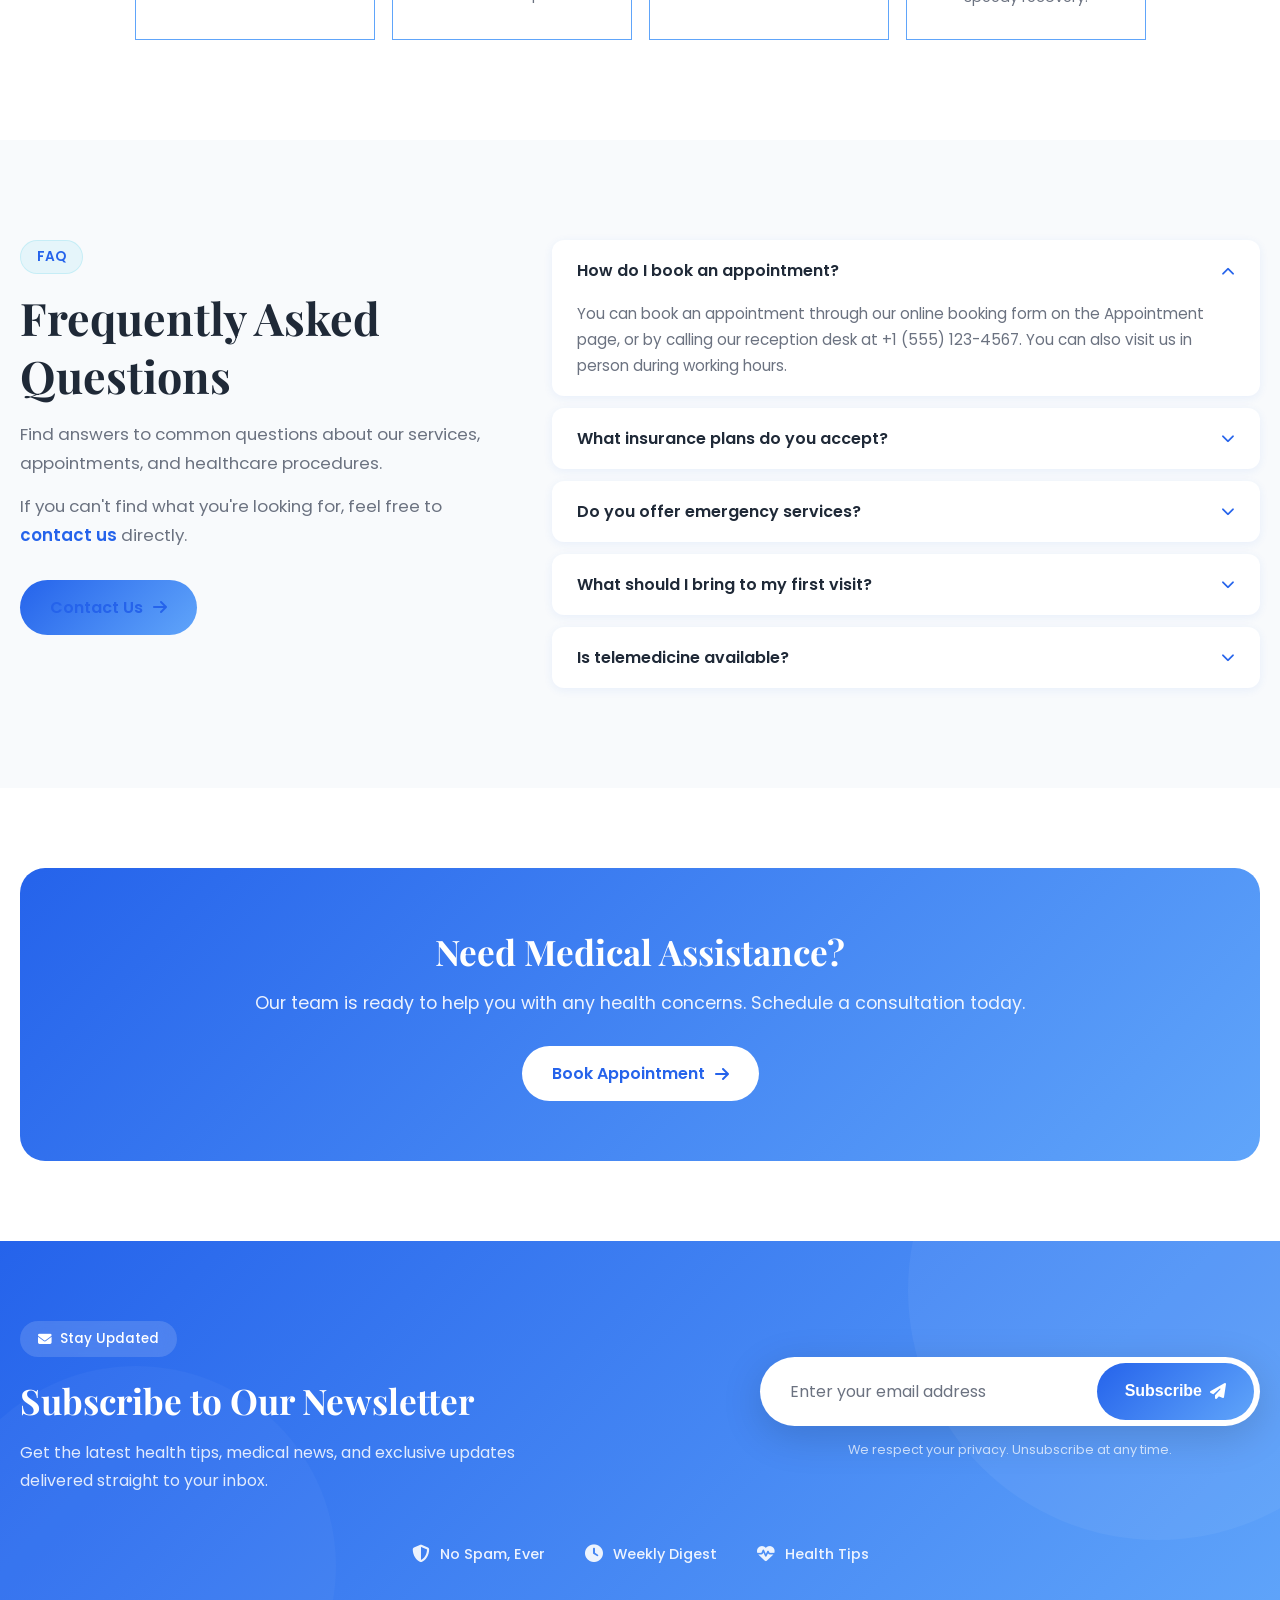
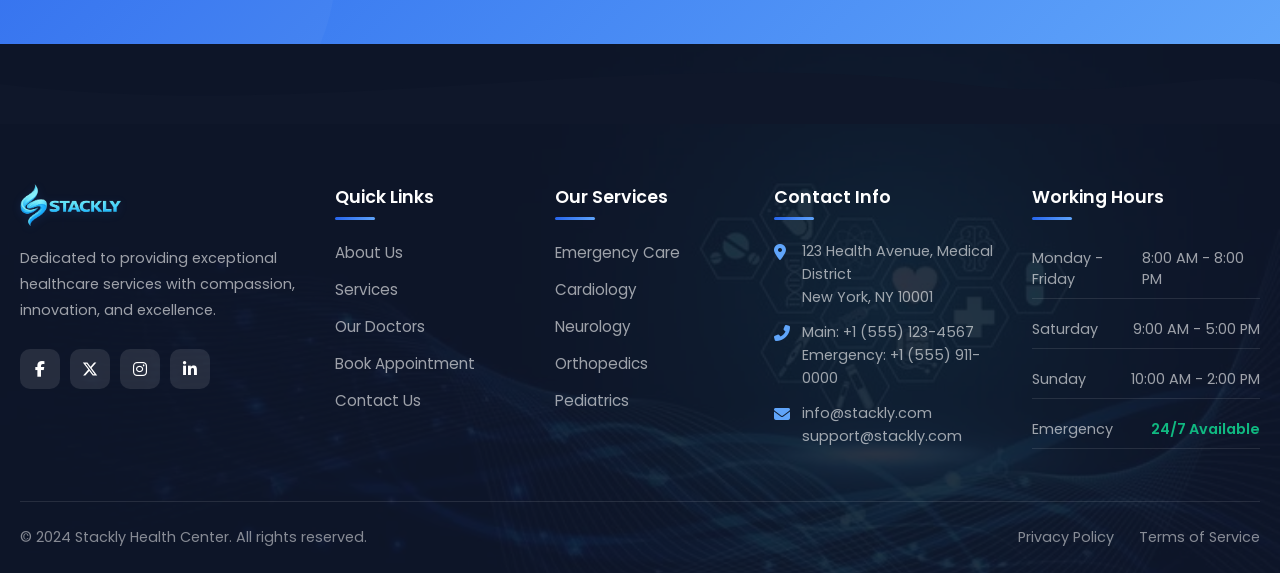
<file: pages/services.html>
<!DOCTYPE html>
<html lang="en">
<head>
    <meta charset="UTF-8">
    <meta name="viewport" content="width=device-width, initial-scale=1.0">
    <title>Our Services - Stackly Health Center</title>
    <link rel="stylesheet" href="../css/main.css">
    <link rel="stylesheet" href="../css/services.css">
    <link href="https://fonts.googleapis.com/css2?family=Poppins:wght@300;400;500;600;700;800&family=Playfair+Display:wght@400;500;600;700&display=swap" rel="stylesheet">
    <link rel="stylesheet" href="https://cdnjs.cloudflare.com/ajax/libs/font-awesome/6.4.0/css/all.min.css">
</head>
<body>
    <nav class="navbar" id="navbar">
        <div class="nav-container">
            <a href="../index.html" class="logo">
                <img src="../images/logo.webp" alt="Stackly Health Center" class="logo-image">
            </a>
            <div class="nav-links" id="navLinks">
                <a href="../index.html" class="nav-link">Home</a>
                <a href="about.html" class="nav-link">About</a>
                <a href="services.html" class="nav-link active">Services</a>
                <a href="doctors.html" class="nav-link">Doctors</a>
                <a href="appointment.html" class="nav-link">Appointment</a>
                <a href="contact.html" class="nav-link">Contact</a>
                <a href="login.html" class="nav-link nav-login-mobile">Login</a>
            </div>
            <div class="nav-actions">
                <a href="login.html" class="btn btn-outline btn-sm nav-login-desktop">
                    <span>Login</span>
                </a>
                <button class="btn-emergency">
                    <i class="fas fa-phone-alt"></i>
                    <span>Emergency: 911</span>
                </button>
                <div class="hamburger" id="hamburger">
                    <span></span>
                    <span></span>
                    <span></span>
                </div>
            </div>
        </div>
    </nav>

    <section class="page-hero">
        <div class="page-hero-content">
            <h1>Our Services</h1>
            <p>Comprehensive healthcare services designed to meet all your medical needs.</p>
            <div class="breadcrumb">
                <a href="../index.html">Home</a>
                <span>/</span>
                <span class="current">Services</span>
            </div>
        </div>
    </section>

    <!-- Services Overview -->
    <section class="services-section">
        <div class="container">
            <div class="section-header" data-aos="fade-up">
                <span class="section-badge">What We Offer</span>
                <h2 class="section-title">Comprehensive Medical Services</h2>
                <p class="section-description">From emergency care to specialized treatments, we provide a full spectrum of healthcare services.</p>
            </div>

            <div class="services-detail-grid">
                <div class="service-detail-card" data-aos="fade-up" data-aos-delay="100">
                    <div class="service-detail-image">
                        <img src="../images/emergency.webp" alt="Emergency Care">
                    </div>
                    <div class="service-detail-content">
                        <h3>Emergency Care</h3>
                        <p>Our emergency department is equipped with state-of-the-art facilities and staffed 24/7 by experienced emergency physicians and nurses. We provide immediate medical attention for all types of emergencies.</p>
                        <ul class="service-features">
                            <li><i class="fas fa-check"></i> 24/7 Emergency Response</li>
                            <li><i class="fas fa-check"></i> Trauma Care</li>
                            <li><i class="fas fa-check"></i> Critical Care Unit</li>
                            <li><i class="fas fa-check"></i> Rapid Response Team</li>
                        </ul>
                    </div>
                </div>

                <div class="service-detail-card" data-aos="fade-up" data-aos-delay="200">
                    <div class="service-detail-image">
                        <img src="../images/Cardiology.webp" alt="Cardiology">
                    </div>
                    <div class="service-detail-content">
                        <h3>Cardiology</h3>
                        <p>Our cardiology department offers comprehensive heart care services, from preventive screenings to complex cardiac surgeries. Our cardiologists use the latest diagnostic tools and treatment methods.</p>
                        <ul class="service-features">
                            <li><i class="fas fa-check"></i> ECG & Echo Cardiography</li>
                            <li><i class="fas fa-check"></i> Angioplasty & Stenting</li>
                            <li><i class="fas fa-check"></i> Cardiac Surgery</li>
                            <li><i class="fas fa-check"></i> Heart Failure Management</li>
                        </ul>
                    </div>
                </div>

                <div class="service-detail-card" data-aos="fade-up" data-aos-delay="300">
                    <div class="service-detail-image">
                        <img src="../images/neurological.webp" alt="Neurology">
                    </div>
                    <div class="service-detail-content">
                        <h3>Neurology</h3>
                        <p>Our neurology specialists diagnose and treat disorders of the nervous system, including the brain, spinal cord, and nerves. We offer advanced neurological care with compassionate treatment.</p>
                        <ul class="service-features">
                            <li><i class="fas fa-check"></i> EEG & EMG Testing</li>
                            <li><i class="fas fa-check"></i> Stroke Treatment</li>
                            <li><i class="fas fa-check"></i> Epilepsy Management</li>
                            <li><i class="fas fa-check"></i> Movement Disorders</li>
                        </ul>
                    </div>
                </div>

                <div class="service-detail-card" data-aos="fade-up" data-aos-delay="400">
                    <div class="service-detail-image">
                        <img src="../images/Orthopedics.webp" alt="Orthopedics">
                    </div>
                    <div class="service-detail-content">
                        <h3>Orthopedics</h3>
                        <p>Our orthopedic department provides expert care for musculoskeletal conditions, including bones, joints, muscles, ligaments, and tendons. We offer both surgical and non-surgical treatments.</p>
                        <ul class="service-features">
                            <li><i class="fas fa-check"></i> Joint Replacement Surgery</li>
                            <li><i class="fas fa-check"></i> Sports Medicine</li>
                            <li><i class="fas fa-check"></i> Spine Surgery</li>
                            <li><i class="fas fa-check"></i> Fracture Treatment</li>
                        </ul>
                    </div>
                </div>

                <div class="service-detail-card" data-aos="fade-up" data-aos-delay="500">
                    <div class="service-detail-image">
                        <img src="../images/pediatrician.webp" alt="Pediatrics">
                    </div>
                    <div class="service-detail-content">
                        <h3>Pediatrics</h3>
                        <p>Our pediatric department provides comprehensive healthcare for infants, children, and adolescents. Our child-friendly environment and experienced pediatricians ensure your child receives the best care.</p>
                        <ul class="service-features">
                            <li><i class="fas fa-check"></i> Well-Child Visits</li>
                            <li><i class="fas fa-check"></i> Vaccinations</li>
                            <li><i class="fas fa-check"></i> Developmental Screenings</li>
                            <li><i class="fas fa-check"></i> Pediatric Surgery</li>
                        </ul>
                    </div>
                </div>

                <div class="service-detail-card" data-aos="fade-up" data-aos-delay="600">
                    <div class="service-detail-image">
                        <img src="../images/dermatology.webp" alt="Dermatology">
                    </div>
                    <div class="service-detail-content">
                        <h3>Dermatology</h3>
                        <p>Our dermatology department offers expert skin care services, from treating medical skin conditions to cosmetic procedures. Our dermatologists help you achieve healthy, beautiful skin.</p>
                        <ul class="service-features">
                            <li><i class="fas fa-check"></i> Acne Treatment</li>
                            <li><i class="fas fa-check"></i> Skin Cancer Screening</li>
                            <li><i class="fas fa-check"></i> Cosmetic Procedures</li>
                            <li><i class="fas fa-check"></i> Allergy Testing</li>
                        </ul>
                    </div>
                </div>

                <div class="service-detail-card" data-aos="fade-up" data-aos-delay="700">
                    <div class="service-detail-image">
                        <img src="../images/diagnostic.webp" alt="Diagnostic Imaging">
                    </div>
                    <div class="service-detail-content">
                        <h3>Diagnostic Imaging</h3>
                        <p>Our advanced diagnostic imaging center offers a full range of imaging services with the latest technology for accurate and timely diagnoses.</p>
                        <ul class="service-features">
                            <li><i class="fas fa-check"></i> X-Ray & Fluoroscopy</li>
                            <li><i class="fas fa-check"></i> MRI & CT Scans</li>
                            <li><i class="fas fa-check"></i> Ultrasound</li>
                            <li><i class="fas fa-check"></i> Mammography</li>
                        </ul>
                    </div>
                </div>

                <div class="service-detail-card" data-aos="fade-up" data-aos-delay="800">
                    <div class="service-detail-image">
                        <img src="../images/dentalcare.webp" alt="Dental Care">
                    </div>
                    <div class="service-detail-content">
                        <h3>Dental Care</h3>
                        <p>Our dental department provides comprehensive oral health services, from routine check-ups to advanced dental procedures, ensuring optimal dental health for all ages.</p>
                        <ul class="service-features">
                            <li><i class="fas fa-check"></i> Preventive Care</li>
                            <li><i class="fas fa-check"></i> Root Canal Treatment</li>
                            <li><i class="fas fa-check"></i> Dental Implants</li>
                            <li><i class="fas fa-check"></i> Orthodontics</li>
                        </ul>
                    </div>
                </div>

                <div class="service-detail-card" data-aos="fade-up" data-aos-delay="900">
                    <div class="service-detail-image">
                        <img src="../images/ophthalmologist.webp" alt="Ophthalmology">
                    </div>
                    <div class="service-detail-content">
                        <h3>Ophthalmology</h3>
                        <p>Our ophthalmology department offers complete eye care services, from routine eye exams to advanced surgical procedures for various eye conditions.</p>
                        <ul class="service-features">
                            <li><i class="fas fa-check"></i> Vision Testing</li>
                            <li><i class="fas fa-check"></i> Cataract Surgery</li>
                            <li><i class="fas fa-check"></i> Glaucoma Treatment</li>
                            <li><i class="fas fa-check"></i> Laser Eye Surgery</li>
                        </ul>
                    </div>
                </div>

                <div class="service-detail-card" data-aos="fade-up" data-aos-delay="1000">
                    <div class="service-detail-image">
                        <img src="../images/oncology.webp" alt="Oncology">
                    </div>
                    <div class="service-detail-content">
                        <h3>Oncology</h3>
                        <p>Our oncology department provides comprehensive cancer care with advanced treatment options including chemotherapy, radiation therapy, and surgical oncology.</p>
                        <ul class="service-features">
                            <li><i class="fas fa-check"></i> Chemotherapy</li>
                            <li><i class="fas fa-check"></i> Radiation Therapy</li>
                            <li><i class="fas fa-check"></i> Cancer Screening</li>
                            <li><i class="fas fa-check"></i> Palliative Care</li>
                        </ul>
                    </div>
                </div>

                <div class="service-detail-card" data-aos="fade-up" data-aos-delay="1100">
                    <div class="service-detail-image">
                        <img src="../images/nephrology.webp" alt="Nephrology">
                    </div>
                    <div class="service-detail-content">
                        <h3>Nephrology</h3>
                        <p>Our nephrology department specializes in kidney care, offering diagnosis and treatment for chronic kidney disease, dialysis services, and kidney transplant support.</p>
                        <ul class="service-features">
                            <li><i class="fas fa-check"></i> Dialysis Services</li>
                            <li><i class="fas fa-check"></i> Kidney Function Testing</li>
                            <li><i class="fas fa-check"></i> Hypertension Management</li>
                            <li><i class="fas fa-check"></i> Transplant Care</li>
                        </ul>
                    </div>
                </div>

                <div class="service-detail-card" data-aos="fade-up" data-aos-delay="1200">
                    <div class="service-detail-image">
                        <img src="../images/pulmonology.webp" alt="Pulmonology">
                    </div>
                    <div class="service-detail-content">
                        <h3>Pulmonology</h3>
                        <p>Our pulmonology department provides expert care for respiratory conditions, from asthma and COPD to complex lung diseases and sleep disorders.</p>
                        <ul class="service-features">
                            <li><i class="fas fa-check"></i> Pulmonary Function Tests</li>
                            <li><i class="fas fa-check"></i> Asthma Management</li>
                            <li><i class="fas fa-check"></i> Sleep Study & Apnea</li>
                            <li><i class="fas fa-check"></i> Bronchoscopy</li>
                        </ul>
                    </div>
                </div>
            </div>
        </div>
    </section>

    <!-- How It Works -->
    <section class="how-it-works">
        <div class="container">
            <div class="section-header" data-aos="fade-up">
                <span class="section-badge">Process</span>
                <h2 class="section-title">How It Works</h2>
                <p class="section-description">Getting the care you need is simple. Follow these easy steps to start your healthcare journey with us.</p>
            </div>
            <div class="steps-grid">
                <div class="step-card" data-aos="fade-up" data-aos-delay="100">
                    <div class="step-number">01</div>
                    <div class="step-icon">
                        <i class="fas fa-calendar-check"></i>
                    </div>
                    <h4>Book Appointment</h4>
                    <p>Schedule your visit online or by phone. Choose your preferred doctor, department, date, and time.</p>
                </div>
                <div class="step-connector" data-aos="fade-up" data-aos-delay="150">
                    <i class="fas fa-arrow-right"></i>
                </div>
                <div class="step-card" data-aos="fade-up" data-aos-delay="200">
                    <div class="step-number">02</div>
                    <div class="step-icon">
                        <i class="fas fa-stethoscope"></i>
                    </div>
                    <h4>Consultation</h4>
                    <p>Meet with our expert physicians who will evaluate your condition and discuss the best treatment options.</p>
                </div>
                <div class="step-connector" data-aos="fade-up" data-aos-delay="250">
                    <i class="fas fa-arrow-right"></i>
                </div>
                <div class="step-card" data-aos="fade-up" data-aos-delay="300">
                    <div class="step-number">03</div>
                    <div class="step-icon">
                        <i class="fas fa-notes-medical"></i>
                    </div>
                    <h4>Diagnosis & Tests</h4>
                    <p>Our advanced diagnostic labs and imaging centers provide accurate and quick test results.</p>
                </div>
                <div class="step-connector" data-aos="fade-up" data-aos-delay="350">
                    <i class="fas fa-arrow-right"></i>
                </div>
                <div class="step-card" data-aos="fade-up" data-aos-delay="400">
                    <div class="step-number">04</div>
                    <div class="step-icon">
                        <i class="fas fa-hand-holding-medical"></i>
                    </div>
                    <h4>Treatment & Recovery</h4>
                    <p>Receive personalized treatment and follow-up care to ensure a full and speedy recovery.</p>
                </div>
            </div>
        </div>
    </section>

    <!-- FAQ Section -->
    <section class="faq-section">
        <div class="container">
            <div class="faq-grid">
                <div class="faq-info" data-aos="fade-right">
                    <span class="section-badge">FAQ</span>
                    <h2 class="section-title">Frequently Asked Questions</h2>
                    <p>Find answers to common questions about our services, appointments, and healthcare procedures.</p>
                    <p>If you can't find what you're looking for, feel free to <a href="contact.html">contact us</a> directly.</p>
                    <a href="contact.html" class="btn btn-primary">
                        <span>Contact Us</span>
                        <i class="fas fa-arrow-right"></i>
                    </a>
                </div>
                <div class="faq-accordion" data-aos="fade-left">
                    <div class="faq-item active">
                        <div class="faq-question">
                            <span>How do I book an appointment?</span>
                            <i class="fas fa-chevron-down"></i>
                        </div>
                        <div class="faq-answer">
                            <p>You can book an appointment through our online booking form on the Appointment page, or by calling our reception desk at +1 (555) 123-4567. You can also visit us in person during working hours.</p>
                        </div>
                    </div>
                    <div class="faq-item">
                        <div class="faq-question">
                            <span>What insurance plans do you accept?</span>
                            <i class="fas fa-chevron-down"></i>
                        </div>
                        <div class="faq-answer">
                            <p>We accept most major insurance plans including Blue Cross, Aetna, Cigna, UnitedHealthcare, and Medicare. Please contact our billing department to verify your specific coverage before your visit.</p>
                        </div>
                    </div>
                    <div class="faq-item">
                        <div class="faq-question">
                            <span>Do you offer emergency services?</span>
                            <i class="fas fa-chevron-down"></i>
                        </div>
                        <div class="faq-answer">
                            <p>Yes, our emergency department is open 24 hours a day, 7 days a week. Our experienced emergency physicians and nurses are always ready to provide immediate medical attention for all types of emergencies.</p>
                        </div>
                    </div>
                    <div class="faq-item">
                        <div class="faq-question">
                            <span>What should I bring to my first visit?</span>
                            <i class="fas fa-chevron-down"></i>
                        </div>
                        <div class="faq-answer">
                            <p>Please bring a valid photo ID, your insurance card, any previous medical records or test results, a list of current medications, and your referral letter if applicable. Arriving 15 minutes early is recommended.</p>
                        </div>
                    </div>
                    <div class="faq-item">
                        <div class="faq-question">
                            <span>Is telemedicine available?</span>
                            <i class="fas fa-chevron-down"></i>
                        </div>
                        <div class="faq-answer">
                            <p>Yes, we offer telemedicine consultations for select departments. You can schedule a virtual visit through our appointment system. Our doctors can conduct follow-ups, review test results, and provide prescriptions remotely.</p>
                        </div>
                    </div>
                </div>
            </div>
        </div>
    </section>

    <!-- CTA -->
    <section class="services-cta">
        <div class="container">
            <div class="cta-box" data-aos="fade-up">
                <h2>Need Medical Assistance?</h2>
                <p>Our team is ready to help you with any health concerns. Schedule a consultation today.</p>
                <a href="appointment.html" class="btn btn-primary">
                    <span>Book Appointment</span>
                    <i class="fas fa-arrow-right"></i>
                </a>
            </div>
        </div>
    </section>

    <!-- Newsletter Section -->
    <section class="newsletter-section">
        <div class="container">
            <div class="newsletter-content" data-aos="fade-up">
                <div class="newsletter-text">
                    <span class="newsletter-badge"><i class="fas fa-envelope"></i> Stay Updated</span>
                    <h2>Subscribe to Our Newsletter</h2>
                    <p>Get the latest health tips, medical news, and exclusive updates delivered straight to your inbox.</p>
                </div>
                <form class="newsletter-form" id="newsletterForm">
                    <div class="newsletter-input-group">
                        <input type="email" placeholder="Enter your email address" required>
                        <button type="submit" class="btn btn-primary">
                            <span>Subscribe</span>
                            <i class="fas fa-paper-plane"></i>
                        </button>
                    </div>
                    <p class="newsletter-disclaimer">We respect your privacy. Unsubscribe at any time.</p>
                </form>
            </div>
            <div class="newsletter-features" data-aos="fade-up" data-aos-delay="100">
                <div class="newsletter-feature">
                    <i class="fas fa-shield-alt"></i>
                    <span>No Spam, Ever</span>
                </div>
                <div class="newsletter-feature">
                    <i class="fas fa-clock"></i>
                    <span>Weekly Digest</span>
                </div>
                <div class="newsletter-feature">
                    <i class="fas fa-heartbeat"></i>
                    <span>Health Tips</span>
                </div>
            </div>
        </div>
    </section>

    <footer class="footer">
        <div class="footer-wave">
            <svg viewBox="0 0 1440 120" preserveAspectRatio="none">
                <path d="M0,60 C360,120 720,0 1080,60 C1260,90 1380,30 1440,60 L1440,120 L0,120 Z" fill="#0F172A"/>
            </svg>
        </div>
        <div class="container">
            <div class="footer-content">
                <div class="footer-brand">
                    <a href="../index.html" class="footer-logo">
                        <img src="../images/logo.webp" alt="Stackly Health Center" class="logo-image">
                    </a>
                    <p class="footer-description">
                        Dedicated to providing exceptional healthcare services with compassion, 
                        innovation, and excellence.
                    </p>
                    <div class="social-links">
                        <a href="../404.html" class="social-link"><i class="fab fa-facebook-f"></i></a>
                        <a href="../404.html" class="social-link"><svg viewBox="0 0 24 24" width="1em" height="1em" fill="currentColor"><path d="M18.244 2.25h3.308l-7.227 8.26 8.502 11.24H16.17l-5.214-6.817L4.99 21.75H1.68l7.73-8.835L1.254 2.25H8.08l4.713 6.231zm-1.161 17.52h1.833L7.084 4.126H5.117z"/></svg></a>
                        <a href="../404.html" class="social-link"><i class="fab fa-instagram"></i></a>
                        <a href="../404.html" class="social-link"><i class="fab fa-linkedin-in"></i></a>
                    </div>
                </div>
                <div class="footer-links">
                    <div class="footer-column">
                        <h4>Quick Links</h4>
                        <ul>
                            <li><a href="about.html">About Us</a></li>
                            <li><a href="services.html">Services</a></li>
                            <li><a href="doctors.html">Our Doctors</a></li>
                            <li><a href="appointment.html">Book Appointment</a></li>
                            <li><a href="contact.html">Contact Us</a></li>
                        </ul>
                    </div>
                    <div class="footer-column">
                        <h4>Our Services</h4>
                        <ul>
                            <li><a href="services.html">Emergency Care</a></li>
                            <li><a href="services.html">Cardiology</a></li>
                            <li><a href="services.html">Neurology</a></li>
                            <li><a href="services.html">Orthopedics</a></li>
                            <li><a href="services.html">Pediatrics</a></li>
                        </ul>
                    </div>
                    <div class="footer-column">
                        <h4>Contact Info</h4>
                        <ul class="footer-contact">
                            <li>
                                <i class="fas fa-map-marker-alt"></i>
                                <span>123 Health Avenue, Medical District<br>New York, NY 10001</span>
                            </li>
                            <li>
                                <i class="fas fa-phone-alt"></i>
                                <span>Main: +1 (555) 123-4567<br>Emergency: +1 (555) 911-0000</span>
                            </li>
                            <li>
                                <i class="fas fa-envelope"></i>
                                <span>info@stackly.com<br>support@stackly.com</span>
                            </li>
                        </ul>
                    </div>
                    <div class="footer-column">
                        <h4>Working Hours</h4>
                        <ul class="working-hours">
                            <li><span>Monday - Friday</span><span>8:00 AM - 8:00 PM</span></li>
                            <li><span>Saturday</span><span>9:00 AM - 5:00 PM</span></li>
                            <li><span>Sunday</span><span>10:00 AM - 2:00 PM</span></li>
                            <li><span>Emergency</span><span class="emergency-badge">24/7 Available</span></li>
                        </ul>
                    </div>
                </div>
            </div>
            <div class="footer-bottom">
                <p>&copy; 2024 Stackly Health Center. All rights reserved.</p>
                <div class="footer-bottom-links">
                    <a href="../404.html">Privacy Policy</a>
                    <a href="../404.html">Terms of Service</a>
                </div>
            </div>
        </div>
    </footer>

    <button class="back-to-top" id="backToTop"><i class="fas fa-arrow-up"></i></button>

    <script src="../js/main.js"></script>
    <script src="../js/services.js"></script>
</body>
</html>
</file>
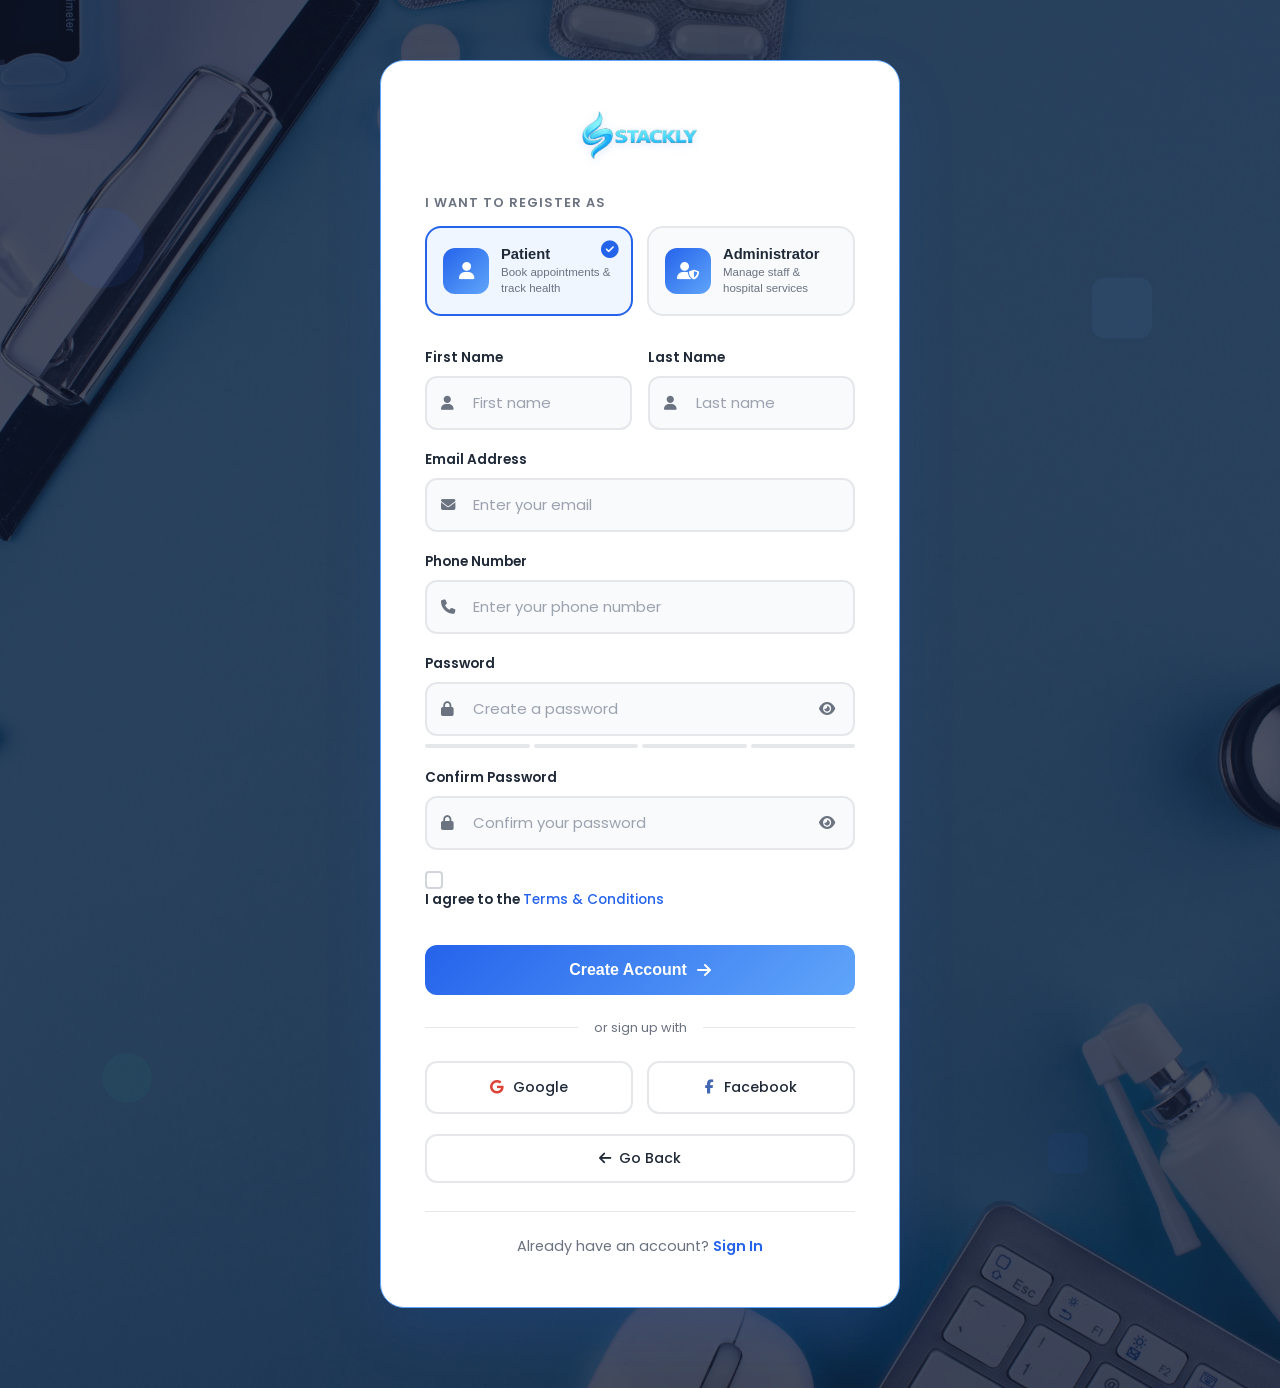
<file: pages/signup.html>
<!DOCTYPE html>
<html lang="en">
<head>
    <meta charset="UTF-8">
    <meta name="viewport" content="width=device-width, initial-scale=1.0">
    <title>Sign Up - Stackly Health Center</title>
    <link rel="stylesheet" href="../css/main.css">
    <link rel="stylesheet" href="../css/auth.css">
    <link href="https://fonts.googleapis.com/css2?family=Poppins:wght@300;400;500;600;700;800&family=Playfair+Display:wght@400;500;600;700&display=swap" rel="stylesheet">
    <link rel="stylesheet" href="https://cdnjs.cloudflare.com/ajax/libs/font-awesome/6.4.0/css/all.min.css">
</head>
<body>
    <!-- Sign Up Section -->
    <section class="auth-section">
        <!-- Floating Shapes -->
        <div class="floating-shape shape-1">
            <svg width="80" height="80" viewBox="0 0 80 80" fill="none"><circle cx="40" cy="40" r="40" fill="#2563EB" opacity="0.08"/></svg>
        </div>
        <div class="floating-shape shape-2">
            <svg width="60" height="60" viewBox="0 0 60 60" fill="none"><rect width="60" height="60" rx="12" fill="#60A5FA" opacity="0.06"/></svg>
        </div>
        <div class="floating-shape shape-3">
            <svg width="50" height="50" viewBox="0 0 50 50" fill="none"><circle cx="25" cy="25" r="25" fill="#10B981" opacity="0.06"/></svg>
        </div>
        <div class="floating-shape shape-4">
            <svg width="40" height="40" viewBox="0 0 40 40" fill="none"><rect width="40" height="40" rx="8" fill="#2563EB" opacity="0.05"/></svg>
        </div>

        <div class="auth-container">
            <!-- Logo -->
            <div class="auth-logo">
                <a href="../index.html">
                    <img src="../images/logo.webp" alt="Stackly Health Center" class="logo-image">
                </a>
            </div>

            <!-- Role Selection -->
            <div class="role-selection">
                <span class="role-selection-label">I want to register as</span>
                <div class="role-buttons">
                    <button type="button" class="role-btn active" data-role="patient">
                        <div class="role-icon"><i class="fas fa-user"></i></div>
                        <div class="role-info">
                            <h4>Patient</h4>
                            <p>Book appointments & track health</p>
                        </div>
                        <div class="role-check"><i class="fas fa-check-circle"></i></div>
                    </button>
                    <button type="button" class="role-btn" data-role="admin">
                        <div class="role-icon"><i class="fas fa-user-shield"></i></div>
                        <div class="role-info">
                            <h4>Administrator</h4>
                            <p>Manage staff & hospital services</p>
                        </div>
                        <div class="role-check"><i class="fas fa-check-circle"></i></div>
                    </button>
                </div>
            </div>

            <!-- Sign Up Form -->
            <form class="auth-form" id="signupForm" novalidate>
                <div class="form-row">
                    <div class="form-group">
                        <label for="firstName">First Name</label>
                        <div class="input-wrapper">
                            <i class="fas fa-user"></i>
                            <input type="text" id="firstName" placeholder="First name">
                        </div>
                        <span class="error-message"></span>
                    </div>
                    <div class="form-group">
                        <label for="lastName">Last Name</label>
                        <div class="input-wrapper">
                            <i class="fas fa-user"></i>
                            <input type="text" id="lastName" placeholder="Last name">
                        </div>
                        <span class="error-message"></span>
                    </div>
                </div>

                <div class="form-group">
                    <label for="email">Email Address</label>
                    <div class="input-wrapper">
                        <i class="fas fa-envelope"></i>
                        <input type="email" id="email" placeholder="Enter your email">
                    </div>
                    <span class="error-message"></span>
                </div>

                <div class="form-group">
                    <label for="phone">Phone Number</label>
                    <div class="input-wrapper">
                        <i class="fas fa-phone"></i>
                        <input type="tel" id="phone" placeholder="Enter your phone number">
                    </div>
                    <span class="error-message"></span>
                </div>

                <div class="form-group">
                    <label for="password">Password</label>
                    <div class="input-wrapper">
                        <i class="fas fa-lock"></i>
                        <input type="password" id="password" placeholder="Create a password">
                        <button type="button" class="toggle-password" tabindex="-1">
                            <i class="fas fa-eye"></i>
                        </button>
                    </div>
                    <div class="password-strength">
                        <div class="strength-bar"></div>
                        <div class="strength-bar"></div>
                        <div class="strength-bar"></div>
                        <div class="strength-bar"></div>
                    </div>
                    <span class="password-strength-text"></span>
                    <span class="error-message"></span>
                </div>

                <div class="form-group">
                    <label for="confirmPassword">Confirm Password</label>
                    <div class="input-wrapper">
                        <i class="fas fa-lock"></i>
                        <input type="password" id="confirmPassword" placeholder="Confirm your password">
                        <button type="button" class="toggle-password" tabindex="-1">
                            <i class="fas fa-eye"></i>
                        </button>
                    </div>
                    <span class="error-message"></span>
                </div>

                <div class="form-options">
                    <label class="checkbox-label">
                        <input type="checkbox" id="terms">
                        <span class="checkmark"></span>
                        <span class="checkbox-text">I agree to the <a href="#" class="forgot-link">Terms & Conditions</a></span>
                    </label>
                </div>
                <span class="error-message" style="margin-top: -18px; margin-bottom: 10px;"></span>

                <button type="submit" class="btn btn-primary btn-block">
                    <span>Create Account</span>
                    <i class="fas fa-arrow-right"></i>
                </button>

                <div class="auth-divider"><span>or sign up with</span></div>

                <div class="social-buttons">
                    <button type="button" class="social-btn google" onclick="window.location.href='../404.html'">
                        <i class="fab fa-google"></i>
                        <span>Google</span>
                    </button>
                    <button type="button" class="social-btn facebook" onclick="window.location.href='../404.html'">
                        <i class="fab fa-facebook-f"></i>
                        <span>Facebook</span>
                    </button>
                </div>

                <a href="../index.html" class="go-back-btn">
                    <i class="fas fa-arrow-left"></i>
                    <span>Go Back</span>
                </a>
            </form>

            <div class="auth-footer">
                <p>Already have an account? <a href="login.html">Sign In</a></p>
            </div>
        </div>
    </section>

    <script src="../js/main.js"></script>
    <script src="../js/auth.js"></script>
</body>
</html>
</file>
<file: css/main.css>
/* ============================================
   CSS Variables & Global Styles
   ============================================ */
:root {
    --primary: #2563EB;
    --primary-light: #60A5FA;
    --primary-dark: #1D4ED8;
    --accent: #60A5FA;
    --accent-light: #93C5FD;
    --bg-light: #F8FAFC;
    --bg-dark: #0F172A;
    --text-dark: #1F2937;
    --text-light: #6B7280;
    --white: #FFFFFF;
    --danger: #EF4444;
    --success: #10B981;
    --gradient-primary: linear-gradient(135deg, #2563EB 0%, #60A5FA 100%);
    --gradient-secondary: linear-gradient(135deg, #60A5FA 0%, #2563EB 100%);
    --gradient-dark: linear-gradient(135deg, #0F172A 0%, #1E293B 100%);
    --shadow-sm: 0 2px 10px rgba(37, 99, 235, 0.08);
    --shadow-md: 0 5px 30px rgba(37, 99, 235, 0.12);
    --shadow-lg: 0 10px 50px rgba(37, 99, 235, 0.18);
    --transition: all 0.3s cubic-bezier(0.4, 0, 0.2, 1);
    --transition-slow: all 0.6s cubic-bezier(0.4, 0, 0.2, 1);
}

* {
    margin: 0;
    padding: 0;
    box-sizing: border-box;
}

html {
    scroll-behavior: smooth;
    overflow-x: hidden;
}

body {
    font-family: 'Poppins', sans-serif;
    color: var(--text-dark);
    background-color: var(--white);
    overflow-x: hidden;
}

a {
    text-decoration: none;
    color: inherit;
}

ul {
    list-style: none;
}

img {
    max-width: 100%;
    height: auto;
}

.container {
    max-width: 1400px;
    margin: 0 auto;
    padding: 0 20px;
}

/* ============================================
   Global Card Outline
   ============================================ */
.service-card,
.team-card,
.testimonial-card,
.blog-card,
.doctor-card,
.department-card,
.service-detail-card,
.step-card,
.mv-card,
.why-card,
.award-card,
.contact-card,
.location-card,
.map-overlay-card,
.stat-card,
.chart-card,
.table-card,
.info-card,
.auth-container,
.auth-success-modal,
.contact-mini,
.appointment-form-wrapper {
    border: 1px solid #60A5FA;
}

/* ============================================
   Animations
   ============================================ */
.navbar {
    position: fixed;
    top: 0;
    left: 0;
    width: 100%;
    padding: 20px 0;
    z-index: 1000;
    transition: var(--transition);
}

.navbar.scrolled {
    background: rgba(255, 255, 255, 0.98);
    backdrop-filter: blur(20px);
    padding: 12px 0;
    box-shadow: var(--shadow-md);
}

.nav-container {
    max-width: 1400px;
    margin: 0 auto;
    padding: 0 30px;
    display: flex;
    justify-content: space-between;
    align-items: center;
}

.logo {
    display: flex;
    align-items: center;
    gap: 10px;
    font-size: 1.8rem;
    font-weight: 700;
    color: var(--white);
    transition: var(--transition);
}

.navbar.scrolled .logo {
    color: var(--text-dark);
}

.logo-image {
    height: 50px;
    width: auto;
    filter: drop-shadow(0 2px 4px rgba(37, 99, 235, 0.15));
    transition: var(--transition);
}

.logo-image:hover {
    filter: drop-shadow(0 2px 8px rgba(37, 99, 235, 0.3));
}

.navbar.scrolled .logo-image {
    height: 42px;
}

.footer-logo .logo-image {
    height: 42px;
}

.footer-logo .logo-image:hover {
    filter: drop-shadow(0 2px 8px rgba(37, 99, 235, 0.5));
}

.nav-links {
    display: flex;
    gap: 35px;
}

.nav-link {
    color: rgba(255, 255, 255, 0.85);
    font-weight: 500;
    position: relative;
    padding: 5px 0;
    transition: var(--transition);
}

.navbar.scrolled .nav-link {
    color: var(--text-dark);
}

.nav-link::after {
    content: '';
    position: absolute;
    bottom: 0;
    left: 0;
    width: 0;
    height: 2px;
    background: var(--gradient-primary);
    transition: var(--transition);
}

.nav-link:hover::after,
.nav-link.active::after {
    width: 100%;
}

.nav-link:hover,
.nav-link.active {
    color: var(--accent);
}

.navbar.scrolled .nav-link:hover,
.navbar.scrolled .nav-link.active {
    color: var(--primary);
}

.nav-actions {
    display: flex;
    align-items: center;
    gap: 20px;
}

/* Desktop: show Login in nav-actions, hide mobile-only login link */
.nav-login-desktop { display: inline-flex; }
.nav-login-mobile { display: none; }

.btn-emergency {
    display: flex;
    align-items: center;
    gap: 8px;
    padding: 10px 20px;
    background: var(--danger);
    color: var(--white);
    border: none;
    border-radius: 50px;
    font-weight: 600;
    font-family: inherit;
    cursor: pointer;
    transition: var(--transition);
    animation: emergency-pulse 2s infinite;
}

@keyframes emergency-pulse {
    0%, 100% { box-shadow: 0 0 0 0 rgba(231, 76, 60, 0.4); }
    50% { box-shadow: 0 0 0 10px rgba(231, 76, 60, 0); }
}

.btn-emergency:hover {
    transform: scale(1.05);
}

.hamburger {
    display: none;
    flex-direction: column;
    gap: 5px;
    cursor: pointer;
    padding: 5px;
}

.hamburger span {
    width: 28px;
    height: 3px;
    background: var(--white);
    border-radius: 2px;
    transition: var(--transition);
}

.navbar.scrolled .hamburger span {
    background: var(--text-dark);
}

.hamburger.active span:nth-child(1) {
    transform: rotate(45deg) translate(5px, 6px);
}

.hamburger.active span:nth-child(2) {
    opacity: 0;
}

.hamburger.active span:nth-child(3) {
    transform: rotate(-45deg) translate(5px, -6px);
}

/* ============================================
   Page Hero (for inner pages)
   ============================================ */
.page-hero {
    min-height: 55vh;
    background: var(--gradient-dark);
    display: flex;
    align-items: center;
    justify-content: center;
    text-align: center;
    position: relative;
    overflow: hidden;
    padding: 120px 20px 80px;
}

.page-hero::before {
    content: '';
    position: absolute;
    top: 0;
    left: 0;
    width: 100%;
    height: 100%;
    background: url("data:image/svg+xml,%3Csvg width='60' height='60' viewBox='0 0 60 60' xmlns='http://www.w3.org/2000/svg'%3E%3Cg fill='none' fill-rule='evenodd'%3E%3Cg fill='%2348cae4' fill-opacity='0.05'%3E%3Cpath d='M36 34v-4h-2v4h-4v2h4v4h2v-4h4v-2h-4zm0-30V0h-2v4h-4v2h4v4h2V6h4V4h-4zM6 34v-4H4v4H0v2h4v4h2v-4h4v-2H6zM6 4V0H4v4H0v2h4v4h2V6h4V4H6z'/%3E%3C/g%3E%3C/g%3E%3C/svg%3E");
}

.page-hero-content {
    position: relative;
    z-index: 2;
}

.page-hero h1 {
    font-family: 'Playfair Display', serif;
    font-size: 3.5rem;
    color: var(--white);
    margin-bottom: 15px;
    animation: fadeInUp 0.8s ease both;
}

.page-hero p {
    color: rgba(255, 255, 255, 0.7);
    font-size: 1.1rem;
    max-width: 600px;
    margin: 0 auto;
    animation: fadeInUp 0.8s ease 0.1s both;
}

.breadcrumb {
    display: flex;
    justify-content: center;
    gap: 10px;
    margin-top: 20px;
    animation: fadeInUp 0.8s ease 0.2s both;
}

.breadcrumb a {
    color: rgba(255, 255, 255, 0.6);
    transition: var(--transition);
}

.breadcrumb a:hover {
    color: var(--accent);
}

.breadcrumb span {
    color: rgba(255, 255, 255, 0.4);
}

.breadcrumb .current {
    color: var(--accent);
}

/* ============================================
   Section Common Styles
   ============================================ */
.section-badge {
    display: inline-block;
    padding: 6px 16px;
    background: rgba(72, 202, 228, 0.1);
    color: var(--primary);
    border-radius: 50px;
    font-weight: 600;
    font-size: 0.85rem;
    border: 1px solid rgba(72, 202, 228, 0.2);
    margin-bottom: 15px;
}

.section-title {
    font-family: 'Playfair Display', serif;
    font-size: 2.8rem;
    font-weight: 700;
    color: var(--text-dark);
    margin-bottom: 15px;
    line-height: 1.3;
}

.section-description {
    color: var(--text-light);
    font-size: 1.05rem;
    max-width: 600px;
    line-height: 1.7;
}

.section-header {
    text-align: center;
    margin-bottom: 60px;
}

.section-header .section-description {
    margin: 0 auto;
}

/* ============================================
   Buttons
   ============================================ */
.btn {
    display: inline-flex;
    align-items: center;
    gap: 10px;
    padding: 15px 30px;
    border-radius: 50px;
    font-weight: 600;
    font-size: 1rem;
    transition: var(--transition);
    cursor: pointer;
    border: none;
    position: relative;
    overflow: hidden;
}

.btn::before {
    content: '';
    position: absolute;
    top: 0;
    left: -100%;
    width: 100%;
    height: 100%;
    background: linear-gradient(90deg, transparent, rgba(255,255,255,0.2), transparent);
    transition: left 0.5s ease;
}

.btn:hover::before {
    left: 100%;
}

.btn-primary {
    background: var(--gradient-primary);
    color: var(--white);
}

.btn-primary:hover {
    transform: translateY(-3px);
    box-shadow: 0 10px 30px rgba(0, 119, 182, 0.4);
}

.btn-secondary {
    background: transparent;
    color: var(--primary);
    border: 2px solid var(--primary);
}

.btn-secondary:hover {
    background: var(--primary);
    color: var(--white);
}

.btn-outline {
    background: transparent;
    color: var(--primary);
    border: 2px solid var(--primary);
}

.btn-outline:hover {
    background: var(--primary);
    color: var(--white);
    transform: translateY(-3px);
    box-shadow: 0 10px 30px rgba(37, 99, 235, 0.3);
}

/* ============================================
   Footer
   ============================================ */
.footer {
    background: var(--bg-dark);
    background-image: url('../images/footer.webp');
    background-size: cover;
    background-position: center;
    color: var(--white);
    position: relative;
    padding-top: 0;
}

.footer::before {
    content: '';
    position: absolute;
    top: 0;
    left: 0;
    width: 100%;
    height: 100%;
    background: rgba(15, 23, 42, 0.88);
    z-index: 0;
}

.footer > * {
    position: relative;
    z-index: 1;
}

/* Newsletter Section */
.newsletter-section {
    background: var(--gradient-primary);
    padding: 80px 0;
    position: relative;
    overflow: hidden;
}

.newsletter-section::before {
    content: '';
    position: absolute;
    top: -50%;
    right: -10%;
    width: 500px;
    height: 500px;
    background: rgba(255, 255, 255, 0.05);
    border-radius: 50%;
}

.newsletter-section::after {
    content: '';
    position: absolute;
    bottom: -30%;
    left: -5%;
    width: 400px;
    height: 400px;
    background: rgba(255, 255, 255, 0.03);
    border-radius: 50%;
}

.newsletter-content {
    display: flex;
    align-items: center;
    justify-content: space-between;
    gap: 60px;
    position: relative;
    z-index: 1;
}

.newsletter-text {
    flex: 1;
    max-width: 500px;
}

.newsletter-badge {
    display: inline-flex;
    align-items: center;
    gap: 8px;
    background: rgba(255, 255, 255, 0.15);
    padding: 8px 18px;
    border-radius: 50px;
    font-size: 0.85rem;
    font-weight: 500;
    color: var(--white);
    margin-bottom: 20px;
    backdrop-filter: blur(10px);
}

.newsletter-text h2 {
    font-size: 2.2rem;
    font-weight: 700;
    color: var(--white);
    margin-bottom: 15px;
    font-family: 'Playfair Display', serif;
}

.newsletter-text p {
    color: rgba(255, 255, 255, 0.85);
    font-size: 1rem;
    line-height: 1.7;
}

.newsletter-form {
    flex: 1;
    max-width: 500px;
    position: relative;
    z-index: 1;
}

.newsletter-input-group {
    display: flex;
    background: var(--white);
    border-radius: 60px;
    padding: 6px;
    box-shadow: 0 10px 40px rgba(0, 0, 0, 0.15);
}

.newsletter-input-group input {
    flex: 1;
    border: none;
    outline: none;
    padding: 16px 24px;
    font-size: 1rem;
    font-family: 'Poppins', sans-serif;
    background: transparent;
    color: var(--text-dark);
    min-width: 0;
}

.newsletter-input-group input::placeholder {
    color: var(--text-light);
}

.newsletter-input-group .btn {
    padding: 14px 28px;
    border-radius: 50px;
    white-space: nowrap;
    display: flex;
    align-items: center;
    gap: 8px;
}

.newsletter-disclaimer {
    text-align: center;
    color: rgba(255, 255, 255, 0.7);
    font-size: 0.8rem;
    margin-top: 15px;
}

.newsletter-success {
    display: flex;
    align-items: center;
    justify-content: center;
    gap: 12px;
    padding: 24px 32px;
    background: var(--white);
    border: 2px solid var(--success);
    border-radius: 16px;
    color: #065f46;
    font-weight: 600;
    font-size: 1.25rem;
    box-shadow: 0 8px 30px rgba(0, 0, 0, 0.15);
    animation: popIn 0.4s cubic-bezier(0.175, 0.885, 0.32, 1.275);
}
.newsletter-success i {
    font-size: 1.6rem;
    color: var(--success);
}

.newsletter-features {
    display: flex;
    justify-content: center;
    gap: 40px;
    margin-top: 50px;
    position: relative;
    z-index: 1;
}

.newsletter-feature {
    display: flex;
    align-items: center;
    gap: 10px;
    color: rgba(255, 255, 255, 0.9);
    font-size: 0.9rem;
    font-weight: 500;
}

.newsletter-feature i {
    font-size: 1.1rem;
    color: var(--white);
    opacity: 0.9;
}

.footer-wave {
    margin-top: -1px;
}

.footer-wave svg {
    display: block;
    width: 100%;
    height: 80px;
}

.footer-content {
    display: grid;
    grid-template-columns: 1.5fr 1fr 1fr 1.2fr 1.2fr;
    gap: 30px;
    padding: 60px 0 40px;
}

.footer-logo {
    display: flex;
    align-items: center;
    gap: 10px;
    font-size: 1.5rem;
    font-weight: 700;
    color: var(--white);
    margin-bottom: 20px;
}

.footer-description {
    color: rgba(255, 255, 255, 0.6);
    line-height: 1.8;
    margin-bottom: 25px;
    font-size: 0.9rem;
}

.social-links {
    display: flex;
    gap: 10px;
}

.social-link {
    width: 40px;
    height: 40px;
    background: rgba(255, 255, 255, 0.1);
    border-radius: 10px;
    display: flex;
    align-items: center;
    justify-content: center;
    color: var(--white);
    transition: var(--transition);
}

.social-link:hover {
    background: var(--primary);
    transform: translateY(-3px);
}

.social-link svg {
    width: 16px;
    height: 16px;
}

.footer-links {
    display: contents;
}

.footer-column h4 {
    font-size: 1.1rem;
    font-weight: 600;
    margin-bottom: 20px;
    position: relative;
    padding-bottom: 10px;
}

.footer-column h4::after {
    content: '';
    position: absolute;
    bottom: 0;
    left: 0;
    width: 40px;
    height: 3px;
    background: var(--gradient-primary);
    border-radius: 2px;
}

.footer-column ul li {
    margin-bottom: 12px;
}

.footer-column ul li a {
    color: rgba(255, 255, 255, 0.6);
    transition: var(--transition);
    font-size: 0.95rem;
    text-decoration: none;
    display: inline-block;
}

.footer-column ul li a:hover {
    color: var(--accent);
    text-decoration: underline;
    text-underline-offset: 4px;
}

.working-hours li {
    display: flex;
    justify-content: space-between;
    color: rgba(255, 255, 255, 0.6);
    font-size: 0.9rem;
    padding: 8px 0;
    border-bottom: 1px solid rgba(255, 255, 255, 0.1);
}

.footer-bottom {
    display: flex;
    justify-content: space-between;
    align-items: center;
    padding: 25px 0;
    border-top: 1px solid rgba(255, 255, 255, 0.1);
}

.footer-bottom p {
    color: rgba(255, 255, 255, 0.5);
    font-size: 0.9rem;
}

.footer-bottom-links {
    display: flex;
    gap: 25px;
}

.footer-bottom-links a {
    color: rgba(255, 255, 255, 0.5);
    font-size: 0.9rem;
    transition: var(--transition);
    text-decoration: none;
    display: inline-block;
}

.footer-bottom-links a:hover {
    color: var(--accent);
    text-decoration: underline;
    text-underline-offset: 4px;
}

/* Footer Contact Info */
.footer-contact li {
    display: flex;
    align-items: flex-start;
    gap: 12px;
    margin-bottom: 15px;
    color: rgba(255, 255, 255, 0.6);
    font-size: 0.9rem;
    line-height: 1.6;
}

.footer-contact li i {
    color: var(--accent);
    font-size: 1rem;
    margin-top: 4px;
    min-width: 16px;
}

.footer-contact li span {
    color: rgba(255, 255, 255, 0.6);
}

.emergency-badge {
    color: #10B981 !important;
    font-weight: 600;
}

/* ============================================
   Back to Top Button
   ============================================ */
.back-to-top {
    position: fixed;
    bottom: 30px;
    right: 30px;
    width: 50px;
    height: 50px;
    background: var(--gradient-primary);
    color: var(--white);
    border: none;
    border-radius: 50%;
    font-size: 1.2rem;
    cursor: pointer;
    opacity: 0;
    visibility: hidden;
    transform: translateY(20px);
    transition: var(--transition);
    z-index: 999;
    box-shadow: var(--shadow-md);
}

.back-to-top.visible {
    opacity: 1;
    visibility: visible;
    transform: translateY(0);
}

.back-to-top:hover {
    transform: translateY(-5px);
}

/* ============================================
   Animations
   ============================================ */
@keyframes fadeInUp {
    from {
        opacity: 0;
        transform: translateY(30px);
    }
    to {
        opacity: 1;
        transform: translateY(0);
    }
}

@keyframes fadeInLeft {
    from {
        opacity: 0;
        transform: translateX(-30px);
    }
    to {
        opacity: 1;
        transform: translateX(0);
    }
}

@keyframes fadeInRight {
    from {
        opacity: 0;
        transform: translateX(30px);
    }
    to {
        opacity: 1;
        transform: translateX(0);
    }
}

@keyframes float {
    0%, 100% { transform: translateY(0); }
    50% { transform: translateY(-15px); }
}

/* AOS-like animation classes */
[data-aos] {
    opacity: 0;
    transition: opacity 0.6s ease, transform 0.6s ease;
}

[data-aos="fade-up"] {
    transform: translateY(40px);
}

[data-aos="fade-left"] {
    transform: translateX(-40px);
}

[data-aos="fade-right"] {
    transform: translateX(40px);
}

[data-aos].aos-animate {
    opacity: 1;
    transform: translate(0, 0);
}

/* ============================================
   Modal
   ============================================ */
.modal {
    position: fixed;
    top: 0;
    left: 0;
    width: 100%;
    height: 100%;
    background: rgba(0, 0, 0, 0.6);
    display: flex;
    justify-content: center;
    align-items: center;
    z-index: 10000;
    opacity: 0;
    visibility: hidden;
    transition: var(--transition);
    backdrop-filter: blur(5px);
}

.modal.active {
    opacity: 1;
    visibility: visible;
}

.modal-content {
    background: var(--white);
    padding: 50px;
    border-radius: 25px;
    text-align: center;
    max-width: 450px;
    width: 90%;
    transform: scale(0.8) translateY(20px);
    transition: var(--transition);
}

.modal.active .modal-content {
    transform: scale(1) translateY(0);
}

.modal-icon {
    width: 100px;
    height: 100px;
    margin: 0 auto 20px;
}

.modal-icon svg {
    width: 100%;
    height: 100%;
    animation: checkmark 0.5s ease-in-out 0.2s both;
}

@keyframes checkmark {
    0% { transform: scale(0) rotate(-45deg); }
    50% { transform: scale(1.2) rotate(0deg); }
    100% { transform: scale(1) rotate(0deg); }
}

.modal-content h3 {
    font-size: 1.5rem;
    font-weight: 700;
    margin-bottom: 10px;
    color: var(--text-dark);
}

.modal-content p {
    color: var(--text-light);
    margin-bottom: 25px;
    line-height: 1.6;
}

/* ============================================
   Responsive
   ============================================ */
@media (max-width: 1200px) {
    .footer-content {
        grid-template-columns: 1.5fr 1fr 1fr 1fr;
        gap: 25px;
    }
}

@media (max-width: 992px) {
    .footer-content {
        grid-template-columns: repeat(2, 1fr);
        gap: 35px;
    }
}

@media (max-width: 768px) {
    /* Mobile: hide desktop Login, show Login inside nav-links menu */
    .nav-login-desktop { display: none; }
    .nav-login-mobile {
        display: inline-flex;
        align-items: center;
        justify-content: center;
        padding: 10px 24px;
        background: var(--primary);
        color: var(--white);
        border-radius: 50px;
        font-weight: 600;
        margin-top: 10px;
    }
    .nav-login-mobile:hover {
        background: var(--primary-dark);
    }

    .nav-links {
        position: fixed;
        top: 0;
        right: -100%;
        width: 80%;
        max-width: 350px;
        height: 100vh;
        background: var(--white);
        flex-direction: column;
        padding: 100px 40px 40px;
        gap: 25px;
        transition: var(--transition);
        box-shadow: -5px 0 30px rgba(0, 0, 0, 0.1);
    }
    .nav-links.active {
        right: 0;
    }
    .nav-links .nav-link {
        color: var(--text-dark);
        font-size: 1.1rem;
    }
    .hamburger { display: flex; }
    .btn-emergency span { display: none; }
    .page-hero h1 { font-size: 2.5rem; }
    .footer-content {
        grid-template-columns: 1fr;
        gap: 30px;
    }
    .footer-bottom { flex-direction: column; gap: 15px; text-align: center; }
    .newsletter-content {
        flex-direction: column;
        text-align: center;
        gap: 40px;
    }
    .newsletter-text { max-width: 100%; }
    .newsletter-form { max-width: 100%; }
    .newsletter-input-group {
        flex-direction: column;
        border-radius: 16px;
        padding: 10px;
    }
    .newsletter-input-group input {
        padding: 14px 16px;
        text-align: center;
    }
    .newsletter-input-group .btn {
        width: 100%;
        justify-content: center;
        border-radius: 12px;
        padding: 14px;
    }
    .newsletter-features { flex-wrap: wrap; gap: 20px; }
    .newsletter-text h2 { font-size: 1.8rem; }
}

/* ============================================
   Form Validation Styles
   ============================================ */
.form-group.error input {
    border-color: var(--danger);
}
.form-group .error-message {
    display: none;
    color: var(--danger);
    font-size: 0.8rem;
    margin-top: 4px;
}
.form-group.error .error-message {
    display: block;
}

/* ============================================
   Animations
   ============================================ */
@keyframes fadeIn {
    from { opacity: 0; transform: translateY(10px); }
    to { opacity: 1; transform: translateY(0); }
}
@keyframes popIn {
    from { opacity: 0; transform: scale(0.8); }
    to { opacity: 1; transform: scale(1); }
}
</file>
<file: css/about.css>
/* ============================================
   About Page Styles
   ============================================ */

.page-hero {
    background: #0F172A url('../images/aboutcare.webp') no-repeat center center;
    background-size: cover;
}

.page-hero::before {
    content: '';
    position: absolute;
    top: 0;
    left: 0;
    width: 100%;
    height: 100%;
    background: linear-gradient(135deg, rgba(15, 23, 42, 0.82) 0%, rgba(30, 41, 59, 0.75) 50%, rgba(15, 23, 42, 0.85) 100%);
    z-index: 1;
}

.about-section {
    padding: 100px 0;
    background: var(--white);
}

.about-grid {
    display: grid;
    grid-template-columns: 1fr 1fr;
    gap: 80px;
    align-items: center;
}

.about-image {
    display: flex;
    justify-content: center;
    align-items: center;
}

.about-image .image-wrapper {
    width: 100%;
    max-width: 500px;
    border-radius: 20px;
    overflow: hidden;
    box-shadow: var(--shadow-md);
}

.about-image .image-wrapper svg,
.about-image .image-wrapper img {
    width: 100%;
    height: 100%;
    min-height: 420px;
    object-fit: cover;
    display: block;
    border-radius: 20px;
}

.about-content {
    display: flex;
    flex-direction: column;
    justify-content: center;
}

.about-content p {
    color: var(--text-light);
    font-size: 1.05rem;
    line-height: 1.8;
    margin-bottom: 20px;
}

.about-stats {
    display: grid;
    grid-template-columns: repeat(4, 1fr);
    gap: 16px;
    margin-top: 30px;
}

.stat-box {
    text-align: center;
    padding: 20px 10px;
    background: var(--bg-light);
    border-radius: 15px;
    transition: var(--transition);
}

.stat-box:hover {
    transform: translateY(-5px);
    box-shadow: var(--shadow-sm);
}

.stat-box .stat-number {
    display: block;
    font-size: 2rem;
    font-weight: 700;
    color: var(--primary);
}

.stat-box .stat-label {
    font-size: 0.85rem;
    color: var(--text-light);
}

/* Mission & Vision */
.mission-vision {
    padding: 100px 0;
    background: var(--bg-light);
}

.mv-grid {
    display: grid;
    grid-template-columns: repeat(3, 1fr);
    gap: 30px;
}

.mv-card {
    background: var(--white);
    padding: 40px 30px;
    border-radius: 20px;
    text-align: center;
    box-shadow: var(--shadow-sm);
    transition: var(--transition);
}

.mv-card:hover {
    transform: translateY(-10px);
    box-shadow: var(--shadow-lg);
}

.mv-icon {
    width: 80px;
    height: 80px;
    margin: 0 auto 20px;
    background: rgba(0, 119, 182, 0.1);
    border-radius: 50%;
    display: flex;
    align-items: center;
    justify-content: center;
    font-size: 2rem;
    color: var(--primary);
    transition: var(--transition);
}

.mv-card:hover .mv-icon {
    background: var(--gradient-primary);
    color: var(--white);
    transform: scale(1.1);
}

.mv-card h3 {
    font-size: 1.3rem;
    font-weight: 600;
    margin-bottom: 15px;
}

.mv-card p {
    color: var(--text-light);
    line-height: 1.7;
}

/* Why Choose Us */
.why-us {
    padding: 100px 0;
    background: var(--white);
}

.why-us-grid {
    display: grid;
    grid-template-columns: repeat(3, 1fr);
    gap: 30px;
}

.why-card {
    padding: 30px;
    border: 2px solid #eee;
    border-radius: 15px;
    transition: var(--transition);
}

.why-card:hover {
    border-color: var(--primary);
    box-shadow: var(--shadow-md);
}

.why-number {
    font-size: 2.5rem;
    font-weight: 700;
    color: var(--accent-light);
    margin-bottom: 15px;
}

.why-card h4 {
    font-size: 1.1rem;
    font-weight: 600;
    margin-bottom: 10px;
}

.why-card p {
    color: var(--text-light);
    font-size: 0.95rem;
    line-height: 1.6;
}

@media (max-width: 992px) {
    .about-grid {
        grid-template-columns: 1fr;
        gap: 40px;
    }
    .about-image {
        order: 1;
    }
    .about-content {
        order: 2;
        text-align: center;
        align-items: center;
    }
    .about-image .image-wrapper {
        max-width: 500px;
        margin: 0 auto;
    }
    .mv-grid, .why-us-grid {
        grid-template-columns: repeat(2, 1fr);
    }
}

@media (max-width: 768px) {
    .about-stats {
        grid-template-columns: repeat(2, 1fr);
    }
    .about-image .image-wrapper {
        max-width: 100%;
    }
    .mv-grid, .why-us-grid {
        grid-template-columns: 1fr;
    }
}

/* ============================================
   Awards & Achievements
   ============================================ */
.awards-section {
    padding: 100px 0;
    background: var(--bg-light);
}

.awards-grid {
    display: grid;
    grid-template-columns: repeat(3, 1fr);
    gap: 30px;
}

.award-card {
    background: var(--white);
    padding: 35px 30px;
    border-radius: 20px;
    text-align: center;
    box-shadow: var(--shadow-sm);
    transition: var(--transition);
    position: relative;
    overflow: hidden;
}

.award-card::before {
    content: '';
    position: absolute;
    top: 0;
    left: 0;
    width: 100%;
    height: 4px;
    background: var(--gradient-primary);
    transform: scaleX(0);
    transition: transform 0.4s ease;
}

.award-card:hover::before {
    transform: scaleX(1);
}

.award-card:hover {
    transform: translateY(-8px);
    box-shadow: var(--shadow-lg);
}

.award-icon {
    width: 70px;
    height: 70px;
    margin: 0 auto 15px;
    background: rgba(37, 99, 235, 0.1);
    border-radius: 50%;
    display: flex;
    align-items: center;
    justify-content: center;
    font-size: 1.8rem;
    color: var(--primary);
    transition: var(--transition);
}

.award-card:hover .award-icon {
    background: var(--gradient-primary);
    color: var(--white);
    transform: scale(1.1) rotate(5deg);
}

.award-year {
    display: inline-block;
    padding: 4px 14px;
    background: var(--bg-light);
    color: var(--primary);
    border-radius: 50px;
    font-size: 0.8rem;
    font-weight: 700;
    margin-bottom: 12px;
}

.award-card h4 {
    font-size: 1.1rem;
    font-weight: 600;
    margin-bottom: 10px;
}

.award-card p {
    color: var(--text-light);
    font-size: 0.9rem;
    line-height: 1.6;
}

/* ============================================
   Journey Timeline
   ============================================ */
.journey-section {
    padding: 100px 0;
    background: var(--white);
}

.timeline {
    position: relative;
    max-width: 900px;
    margin: 0 auto;
}

.timeline::before {
    content: '';
    position: absolute;
    top: 0;
    left: 50%;
    transform: translateX(-50%);
    width: 3px;
    height: 100%;
    background: var(--gradient-primary);
    border-radius: 2px;
}

.timeline-item {
    position: relative;
    width: 50%;
    padding: 20px 40px;
}

.timeline-item.left {
    left: 0;
    text-align: right;
}

.timeline-item.right {
    left: 50%;
    text-align: left;
}

.timeline-item::after {
    content: '';
    position: absolute;
    top: 30px;
    width: 18px;
    height: 18px;
    background: var(--white);
    border: 4px solid var(--primary);
    border-radius: 50%;
    z-index: 2;
}

.timeline-item.left::after {
    right: -9px;
}

.timeline-item.right::after {
    left: -9px;
}

.timeline-content {
    background: var(--bg-light);
    padding: 25px;
    border-radius: 15px;
    box-shadow: var(--shadow-sm);
    transition: var(--transition);
}

.timeline-content:hover {
    box-shadow: var(--shadow-md);
    transform: translateY(-3px);
}

.timeline-year {
    display: inline-block;
    padding: 5px 16px;
    background: var(--gradient-primary);
    color: var(--white);
    border-radius: 50px;
    font-size: 0.85rem;
    font-weight: 700;
    margin-bottom: 10px;
}

.timeline-content h4 {
    font-size: 1.1rem;
    font-weight: 600;
    margin-bottom: 8px;
}

.timeline-content p {
    color: var(--text-light);
    font-size: 0.9rem;
    line-height: 1.6;
}

/* ============================================
   Responsive Updates
   ============================================ */
@media (max-width: 992px) {
    .awards-grid {
        grid-template-columns: repeat(2, 1fr);
    }
    .timeline::before {
        left: 30px;
    }
    .timeline-item {
        width: 100%;
        padding-left: 70px;
        padding-right: 20px;
    }
    .timeline-item.left {
        left: 0;
        text-align: left;
    }
    .timeline-item.right {
        left: 0;
    }
    .timeline-item.left::after,
    .timeline-item.right::after {
        left: 21px;
    }
}

@media (max-width: 768px) {
    .awards-grid {
        grid-template-columns: 1fr;
    }
    .timeline-item {
        padding-left: 60px;
    }
}
</file>
<file: css/appointment.css>
/* ============================================
   Appointment Page Styles
   ============================================ */

.page-hero {
    background: #0F172A url('../images/appointment.webp') no-repeat center center;
    background-size: cover;
}

.page-hero::before {
    content: '';
    position: absolute;
    top: 0;
    left: 0;
    width: 100%;
    height: 100%;
    background: linear-gradient(135deg, rgba(15, 23, 42, 0.82) 0%, rgba(30, 41, 59, 0.75) 50%, rgba(15, 23, 42, 0.85) 100%);
    z-index: 1;
}

.appointment-section {
    padding: 100px 0;
    background: var(--bg-light);
}

.appointment-grid {
    display: grid;
    grid-template-columns: 1fr 1.3fr;
    gap: 60px;
    align-items: start;
}

/* Info Side */
.appointment-info h2 {
    font-family: 'Playfair Display', serif;
    font-size: 2.2rem;
    font-weight: 700;
    margin-bottom: 15px;
}

.appointment-info > p {
    color: var(--text-light);
    font-size: 1.05rem;
    line-height: 1.7;
    margin-bottom: 30px;
}

.info-features {
    display: flex;
    flex-direction: column;
    gap: 25px;
    margin-bottom: 40px;
}

.info-feature {
    display: flex;
    gap: 15px;
    align-items: flex-start;
}

.info-feature .feature-icon {
    width: 55px;
    height: 55px;
    min-width: 55px;
    background: rgba(0, 119, 182, 0.1);
    border-radius: 15px;
    display: flex;
    align-items: center;
    justify-content: center;
    color: var(--primary);
    font-size: 1.3rem;
    transition: var(--transition);
}

.info-feature:hover .feature-icon {
    background: var(--gradient-primary);
    color: var(--white);
    transform: scale(1.1);
}

.info-feature h4 {
    font-size: 1rem;
    font-weight: 600;
    margin-bottom: 5px;
}

.info-feature p {
    color: var(--text-light);
    font-size: 0.9rem;
    line-height: 1.5;
}

.contact-mini {
    background: var(--white);
    padding: 25px;
    border-radius: 15px;
    box-shadow: var(--shadow-sm);
}

.contact-mini h4 {
    font-size: 1rem;
    font-weight: 600;
    margin-bottom: 15px;
}

.contact-items {
    display: flex;
    flex-direction: column;
    gap: 12px;
}

.contact-item {
    display: flex;
    align-items: center;
    gap: 10px;
    color: var(--text-light);
    font-size: 0.95rem;
}

.contact-item i {
    color: var(--primary);
}

/* Form Side */
.appointment-form-wrapper {
    background: var(--white);
    border-radius: 25px;
    padding: 40px;
    box-shadow: var(--shadow-md);
}

.appointment-form h3 {
    font-size: 1.3rem;
    font-weight: 600;
    margin-bottom: 25px;
    padding-bottom: 15px;
    border-bottom: 2px solid #eee;
}

.appointment-form {
    display: flex;
    flex-wrap: wrap;
    gap: 20px;
}

.form-group {
    flex: 1;
    min-width: 200px;
    position: relative;
}

.form-group.full-width {
    flex-basis: 100%;
}

.form-row {
    display: flex;
    gap: 20px;
    flex-basis: 100%;
}

.form-group label {
    display: block;
    font-weight: 600;
    font-size: 0.9rem;
    margin-bottom: 8px;
    color: var(--text-dark);
}

.form-group input,
.form-group select,
.form-group textarea {
    width: 100%;
    padding: 14px 45px 14px 15px;
    border: 2px solid #e8e8e8;
    border-radius: 12px;
    font-family: 'Poppins', sans-serif;
    font-size: 0.95rem;
    transition: var(--transition);
    background: #f8f9fa;
}

.form-group input:focus,
.form-group select:focus,
.form-group textarea:focus {
    outline: none;
    border-color: var(--primary);
    background: var(--white);
    box-shadow: 0 0 0 4px rgba(0, 119, 182, 0.1);
}

.form-icon {
    position: absolute;
    right: 15px;
    bottom: 15px;
    color: var(--text-light);
    transition: var(--transition);
}

.form-group input:focus ~ .form-icon,
.form-group select:focus ~ .form-icon,
.form-group textarea:focus ~ .form-icon {
    color: var(--primary);
}

.form-checkbox {
    flex-basis: 100%;
    display: flex;
    align-items: center;
    gap: 10px;
}

.form-checkbox input[type="checkbox"] {
    width: 18px;
    height: 18px;
    cursor: pointer;
}

.form-checkbox label {
    font-size: 0.85rem;
    color: var(--text-light);
    cursor: pointer;
}

.form-checkbox label a {
    color: var(--primary);
    text-decoration: underline;
}

.btn-submit {
    flex-basis: 100%;
    padding: 16px 40px;
    font-size: 1.05rem;
    justify-content: center;
}

@media (max-width: 992px) {
    .appointment-grid {
        grid-template-columns: 1fr;
    }
}

@media (max-width: 768px) {
    .form-row {
        flex-direction: column;
    }
    .appointment-form-wrapper {
        padding: 25px;
    }
}
</file>
<file: css/contact.css>
/* ============================================
   Contact Page Styles
   ============================================ */

.page-hero {
    background: #0F172A url('../images/contacthealth.webp') no-repeat center center;
    background-size: cover;
}

.page-hero::before {
    content: '';
    position: absolute;
    top: 0;
    left: 0;
    width: 100%;
    height: 100%;
    background: linear-gradient(135deg, rgba(15, 23, 42, 0.82) 0%, rgba(30, 41, 59, 0.75) 50%, rgba(15, 23, 42, 0.85) 100%);
    z-index: 1;
}

/* Contact Cards Section */
.contact-cards-section {
    padding: 80px 0;
    background: var(--bg-light);
}

.contact-cards-grid {
    display: grid;
    grid-template-columns: repeat(4, 1fr);
    gap: 25px;
}

.contact-card {
    background: var(--white);
    border-radius: 20px;
    padding: 40px 30px;
    text-align: center;
    transition: var(--transition);
    border: 1px solid rgba(0, 119, 182, 0.08);
    position: relative;
    overflow: hidden;
}

.contact-card::before {
    content: '';
    position: absolute;
    top: 0;
    left: 0;
    width: 100%;
    height: 4px;
    background: var(--gradient-primary);
    transform: scaleX(0);
    transition: var(--transition);
}

.contact-card:hover {
    transform: translateY(-8px);
    box-shadow: var(--shadow-lg);
}

.contact-card:hover::before {
    transform: scaleX(1);
}

.contact-card-icon {
    width: 70px;
    height: 70px;
    border-radius: 20px;
    background: var(--bg-light);
    display: flex;
    align-items: center;
    justify-content: center;
    margin: 0 auto 20px;
    font-size: 1.5rem;
    color: var(--primary);
    transition: var(--transition);
}

.contact-card:hover .contact-card-icon {
    background: var(--gradient-primary);
    color: var(--white);
    transform: scale(1.1);
}

.contact-card h4 {
    font-size: 1.15rem;
    font-weight: 700;
    margin-bottom: 10px;
    color: var(--text-dark);
}

.contact-card p {
    color: var(--text-light);
    font-size: 0.9rem;
    line-height: 1.7;
    margin-bottom: 20px;
}

.contact-card-link {
    display: inline-flex;
    align-items: center;
    gap: 8px;
    color: var(--primary);
    font-weight: 600;
    font-size: 0.9rem;
    transition: var(--transition);
}

.contact-card-link i {
    transition: var(--transition);
}

.contact-card-link:hover {
    color: var(--primary-light);
}

.contact-card-link:hover i {
    transform: translateX(5px);
}

/* Contact Section */
.contact-section {
    padding: 80px 0;
}

.contact-grid {
    display: grid;
    grid-template-columns: 1fr 1fr;
    gap: 60px;
    align-items: start;
}

/* ============================================
   Contact Info Panel (Left Side)
   ============================================ */
.contact-info-wrapper {
    position: sticky;
    top: 120px;
}

.contact-info-wrapper .section-badge,
.contact-info-wrapper .section-title {
    text-align: left;
}

.contact-info-subtitle {
    color: var(--text-light);
    font-size: 1.05rem;
    line-height: 1.7;
    margin-bottom: 10px;
}

.contact-info-features {
    display: flex;
    flex-direction: column;
    gap: 20px;
}

.contact-info-feature {
    display: flex;
    align-items: flex-start;
    gap: 15px;
    padding: 18px;
    border-radius: 14px;
    background: var(--bg-light);
    transition: var(--transition);
    border: 1px solid transparent;
}

.contact-info-feature:hover {
    background: var(--white);
    border-color: var(--border-color);
    box-shadow: var(--shadow-sm);
    transform: translateX(5px);
}

.contact-info-feature-icon {
    width: 48px;
    height: 48px;
    min-width: 48px;
    background: var(--gradient-primary);
    border-radius: 12px;
    display: flex;
    align-items: center;
    justify-content: center;
    font-size: 1.1rem;
    color: var(--white);
}

.contact-info-feature-text h5 {
    font-size: 0.95rem;
    font-weight: 600;
    margin-bottom: 4px;
    color: var(--text-dark);
}

.contact-info-feature-text p {
    font-size: 0.85rem;
    color: var(--text-light);
    line-height: 1.5;
}

/* Contact Form Wrapper */
.contact-form-wrapper {
    padding: 35px;
    background: var(--white);
    border-radius: 20px;
    box-shadow: var(--shadow-md);
    border: 1px solid var(--border-color);
}

.form-header {
    margin-bottom: 25px;
}

.form-header h3 {
    font-size: 1.5rem;
    font-weight: 700;
    color: var(--text-dark);
    margin-bottom: 8px;
}

.form-header p {
    color: var(--text-light);
    font-size: 0.9rem;
    line-height: 1.6;
}
}

.contact-form-subtitle {
    color: var(--text-light);
    margin-bottom: 35px;
    line-height: 1.7;
}

.contact-form .form-row {
    display: grid;
    grid-template-columns: 1fr 1fr;
    gap: 20px;
    margin-bottom: 20px;
}

.contact-form .form-group {
    position: relative;
    margin-bottom: 20px;
}

.contact-form .form-group.full-width {
    margin-bottom: 20px;
}

.contact-form .form-group label {
    display: block;
    font-weight: 600;
    font-size: 0.9rem;
    margin-bottom: 8px;
    color: var(--text-dark);
}

.contact-form .form-group input,
.contact-form .form-group textarea {
    width: 100%;
    padding: 14px 45px 14px 18px;
    border: 2px solid #e9ecef;
    border-radius: 12px;
    font-family: 'Poppins', sans-serif;
    font-size: 0.95rem;
    color: var(--text-dark);
    transition: var(--transition);
    background: var(--white);
    outline: none;
}

.contact-form .form-group textarea {
    resize: vertical;
    min-height: 130px;
}

.contact-form .form-group input:focus,
.contact-form .form-group textarea:focus {
    border-color: var(--primary);
    box-shadow: 0 0 0 4px rgba(0, 119, 182, 0.1);
}

.contact-form .form-group input::placeholder,
.contact-form .form-group textarea::placeholder {
    color: #adb5bd;
}

.contact-form .form-icon {
    position: absolute;
    right: 15px;
    bottom: 15px;
    color: #adb5bd;
    transition: var(--transition);
    pointer-events: none;
}

.contact-form .form-group.focused .form-icon {
    color: var(--primary);
}

.contact-form .btn-submit {
    width: 100%;
    justify-content: center;
    padding: 16px;
    font-size: 1.05rem;
}

/* ============================================
   Modal Additional Styles
   ============================================ */
#successModal .modal-content {
    padding: 50px 40px;
}

#successModal .modal-content h3 {
    color: var(--success);
}

/* ============================================
   Contact FAQ
   ============================================ */
.contact-faq {
    padding: 100px 0;
    background: var(--bg-light);
}

.contact-faq-grid {
    display: grid;
    grid-template-columns: repeat(3, 1fr);
    gap: 25px;
}

.contact-faq-item {
    background: var(--white);
    padding: 30px;
    border-radius: 15px;
    transition: var(--transition);
    border: 2px solid var(--primary);
}

.contact-faq-item:hover {
    transform: translateY(-5px);
    box-shadow: var(--shadow-md);
    border-color: var(--primary);
}

.contact-faq-icon {
    width: 55px;
    height: 55px;
    background: rgba(37, 99, 235, 0.1);
    border-radius: 12px;
    display: flex;
    align-items: center;
    justify-content: center;
    font-size: 1.2rem;
    color: var(--primary);
    margin-bottom: 20px;
    transition: var(--transition);
}

.contact-faq-item:hover .contact-faq-icon {
    background: var(--gradient-primary);
    color: var(--white);
    transform: scale(1.1);
}

.contact-faq-item h4 {
    font-size: 1.05rem;
    font-weight: 600;
    margin-bottom: 12px;
    color: var(--text-dark);
}

.contact-faq-item p {
    color: var(--text-light);
    font-size: 0.9rem;
    line-height: 1.7;
}

/* ============================================
   Our Locations
   ============================================ */
.locations-section {
    padding: 100px 0;
    background: var(--white);
}

.locations-grid {
    display: grid;
    grid-template-columns: repeat(3, 1fr);
    gap: 25px;
}

.location-card {
    background: var(--bg-light);
    border-radius: 15px;
    overflow: hidden;
    transition: var(--transition);
    border: 1px solid var(--border-color);
}

.location-card:hover {
    transform: translateY(-5px);
    box-shadow: var(--shadow-lg);
}

.location-main {
    padding: 30px;
}

.location-badge {
    display: inline-block;
    background: var(--gradient-primary);
    color: var(--white);
    padding: 4px 12px;
    border-radius: 20px;
    font-size: 0.7rem;
    font-weight: 600;
    text-transform: uppercase;
    letter-spacing: 0.5px;
    margin-bottom: 15px;
}

.location-main h4 {
    font-size: 1.15rem;
    font-weight: 600;
    margin-bottom: 12px;
    color: var(--text-dark);
}

.location-address {
    display: flex;
    align-items: flex-start;
    gap: 8px;
    color: var(--text-light);
    font-size: 0.9rem;
    margin-bottom: 20px;
    line-height: 1.5;
}

.location-address i {
    color: var(--primary);
    margin-top: 4px;
}

.location-details {
    display: flex;
    flex-direction: column;
    gap: 10px;
}

.location-detail {
    display: flex;
    align-items: center;
    gap: 10px;
    font-size: 0.85rem;
    color: var(--text-light);
}

.location-detail i {
    color: var(--primary);
    font-size: 0.9rem;
    width: 16px;
}

.location-departments {
    padding: 15px 30px;
    background: var(--white);
    border-top: 1px solid var(--border-color);
    display: flex;
    flex-wrap: wrap;
    gap: 8px;
}

.location-departments span {
    background: rgba(37, 99, 235, 0.08);
    color: var(--primary);
    padding: 5px 12px;
    border-radius: 20px;
    font-size: 0.75rem;
    font-weight: 500;
    transition: var(--transition);
}

.location-card:hover .location-departments span {
    background: rgba(37, 99, 235, 0.15);
}

/* ============================================
   Google Map Section
   ============================================ */
.google-map-section {
    padding: 100px 0 0;
    background: var(--white);
}

.google-map-section .section-header {
    margin-bottom: 50px;
}

.google-map-wrapper {
    position: relative;
    width: 100%;
    overflow: hidden;
}

.google-map-wrapper iframe {
    display: block;
    width: 100%;
    height: 450px;
}

.map-overlay-card {
    position: absolute;
    top: 30px;
    left: 30px;
    background: var(--white);
    padding: 25px;
    border-radius: 15px;
    box-shadow: var(--shadow-lg);
    max-width: 320px;
    z-index: 10;
}

.map-overlay-icon {
    width: 55px;
    height: 55px;
    background: var(--gradient-primary);
    border-radius: 12px;
    display: flex;
    align-items: center;
    justify-content: center;
    font-size: 1.3rem;
    color: var(--white);
    margin-bottom: 15px;
}

.map-overlay-card h4 {
    font-size: 1.15rem;
    font-weight: 600;
    margin-bottom: 10px;
    color: var(--text-dark);
}

.map-overlay-card p {
    color: var(--text-light);
    font-size: 0.9rem;
    margin-bottom: 12px;
    display: flex;
    align-items: flex-start;
    gap: 8px;
    line-height: 1.5;
}

.map-overlay-card p i {
    color: var(--primary);
    margin-top: 4px;
}

.map-overlay-hours {
    display: flex;
    gap: 8px;
    align-items: center;
    margin-bottom: 20px;
    font-size: 0.85rem;
}

.hours-label {
    font-weight: 600;
    color: var(--text-dark);
}

.hours-time {
    color: var(--success);
    font-weight: 500;
}

.map-overlay-card .btn-sm {
    display: inline-flex;
    align-items: center;
    gap: 8px;
}

/* ============================================
   Responsive - Tablets
   ============================================ */
@media (max-width: 1024px) {
    .contact-cards-grid {
        grid-template-columns: repeat(2, 1fr);
    }

    .contact-grid {
        grid-template-columns: 1fr;
        gap: 50px;
    }

    .contact-info-wrapper {
        position: static;
    }

    .contact-info-wrapper .section-title {
        text-align: center;
    }

    .contact-info-wrapper .section-badge {
        text-align: center;
    }

    .contact-info-subtitle {
        text-align: center;
    }

    .section-title {
        font-size: 2.3rem;
    }

    .contact-faq-grid {
        grid-template-columns: repeat(2, 1fr);
    }

    .locations-grid {
        grid-template-columns: repeat(2, 1fr);
    }

    .map-overlay-card {
        max-width: 280px;
        padding: 20px;
    }
}

/* ============================================
   Responsive - Mobile
   ============================================ */
@media (max-width: 640px) {
    .contact-cards-section {
        padding: 50px 0;
    }

    .contact-cards-grid {
        grid-template-columns: 1fr;
        gap: 20px;
    }

    .contact-card {
        padding: 30px 25px;
    }

    .contact-section {
        padding: 50px 0;
    }

    .contact-info-wrapper .section-title {
        font-size: 1.8rem;
    }

    .contact-info-feature {
        padding: 15px;
    }

    .contact-grid {
        gap: 40px;
    }

    .contact-form .form-row {
        grid-template-columns: 1fr;
        gap: 0;
    }

    .contact-form .form-group input,
    .contact-form .form-group textarea {
        padding: 12px 40px 12px 15px;
        font-size: 0.9rem;
    }

    .contact-form .btn-submit {
        padding: 14px;
        font-size: 1rem;
    }

    .section-title {
        font-size: 2rem;
    }

    #successModal .modal-content {
        padding: 35px 25px;
    }

    #successModal .modal-content h3 {
        font-size: 1.25rem;
    }

    .contact-faq {
        padding: 60px 0;
    }

    .contact-faq-grid {
        grid-template-columns: 1fr;
    }

    .locations-section {
        padding: 60px 0;
    }

    .locations-grid {
        grid-template-columns: 1fr;
    }

    .map-overlay-card {
        position: relative;
        top: auto;
        left: auto;
        max-width: 100%;
        margin: -60px 20px 0;
        z-index: 10;
    }

    .google-map-wrapper iframe {
        height: 350px;
    }
}
</file>
<file: css/doctors.css>
/* ============================================
   Doctors Page Styles
   ============================================ */

.page-hero {
    background: #0F172A url('../images/Doctors.webp') no-repeat center center;
    background-size: cover;
}

.page-hero::before {
    content: '';
    position: absolute;
    top: 0;
    left: 0;
    width: 100%;
    height: 100%;
    background: linear-gradient(135deg, rgba(15, 23, 42, 0.82) 0%, rgba(30, 41, 59, 0.75) 50%, rgba(15, 23, 42, 0.85) 100%);
    z-index: 1;
}

.doctors-section {
    padding: 100px 0;
    background: var(--bg-light);
}

.department-filter {
    display: flex;
    justify-content: center;
    gap: 15px;
    margin-bottom: 50px;
    flex-wrap: wrap;
}

.filter-btn {
    padding: 10px 25px;
    border: 2px solid #ddd;
    background: var(--white);
    border-radius: 50px;
    font-family: 'Poppins', sans-serif;
    font-weight: 500;
    cursor: pointer;
    transition: var(--transition);
}

.filter-btn:hover,
.filter-btn.active {
    background: var(--gradient-primary);
    color: var(--white);
    border-color: var(--primary);
}

.doctors-grid {
    display: grid;
    grid-template-columns: repeat(4, 1fr);
    gap: 30px;
    align-items: stretch;
}

.doctor-card {
    background: var(--white);
    border-radius: 20px;
    overflow: hidden;
    box-shadow: var(--shadow-sm);
    transition: var(--transition);
    display: flex;
    flex-direction: column;
    height: 100%;
}

.doctor-card.hidden {
    display: none;
}

.doctor-card:hover {
    transform: translateY(-10px);
    box-shadow: var(--shadow-lg);
}

.doctor-image {
    position: relative;
    overflow: hidden;
    height: 280px;
}

.doctor-image svg,
.doctor-image img {
    width: 100%;
    height: 100%;
    object-fit: cover;
    object-position: top center;
    display: block;
}

.doctor-info {
    padding: 25px;
    text-align: center;
    flex: 1;
    display: flex;
    flex-direction: column;
    justify-content: center;
}

.doctor-social {
    position: absolute;
    bottom: -50px;
    left: 0;
    width: 100%;
    display: flex;
    justify-content: center;
    gap: 10px;
    padding: 15px;
    background: linear-gradient(to top, rgba(0,0,0,0.7), transparent);
    transition: var(--transition);
}

.doctor-card:hover .doctor-social {
    bottom: 0;
}

.doctor-social a {
    width: 40px;
    height: 40px;
    background: var(--white);
    border-radius: 50%;
    display: flex;
    align-items: center;
    justify-content: center;
    color: var(--primary);
    transition: var(--transition);
    transform: translateY(20px);
    opacity: 0;
}

.doctor-card:hover .doctor-social a {
    transform: translateY(0);
    opacity: 1;
}

.doctor-social a:nth-child(2) { transition-delay: 0.1s; }

.doctor-social a:hover {
    background: var(--primary);
    color: var(--white);
}

.doctor-info {
    padding: 25px;
    text-align: center;
}

.doctor-info h4 {
    font-size: 1.1rem;
    font-weight: 600;
    margin-bottom: 5px;
}

.doctor-specialty {
    color: var(--primary);
    font-weight: 500;
    font-size: 0.9rem;
    margin-bottom: 10px;
}

.doctor-bio {
    color: var(--text-light);
    font-size: 0.85rem;
    line-height: 1.6;
    margin-bottom: 12px;
}

.doctor-rating {
    display: flex;
    justify-content: center;
    align-items: center;
    gap: 3px;
    margin-bottom: 15px;
}

.doctor-rating i {
    color: #ffc107;
    font-size: 0.85rem;
}

.doctor-rating span {
    color: var(--text-light);
    font-size: 0.8rem;
    margin-left: 5px;
}

.btn-sm {
    padding: 10px 20px;
    font-size: 0.85rem;
}

/* ============================================
   Why Our Doctors
   ============================================ */
.why-doctors {
    padding: 100px 0;
    background: var(--bg-light);
}

.why-doctors-content {
    display: grid;
    grid-template-columns: 1fr 1fr;
    gap: 60px;
    align-items: start;
}

.why-doctors-text .section-title {
    text-align: left;
}

.why-doctors-text p {
    color: var(--text-light);
    font-size: 1.05rem;
    line-height: 1.8;
}

.why-doctors-grid {
    display: grid;
    grid-template-columns: 1fr 1fr;
    gap: 25px;
}

.why-doctor-item {
    display: flex;
    gap: 15px;
    align-items: flex-start;
    background: var(--white);
    padding: 25px;
    border-radius: 15px;
    box-shadow: var(--shadow-sm);
    transition: var(--transition);
}

.why-doctor-item:hover {
    transform: translateY(-5px);
    box-shadow: var(--shadow-md);
}

.why-doctor-icon {
    width: 50px;
    height: 50px;
    min-width: 50px;
    background: rgba(37, 99, 235, 0.1);
    border-radius: 12px;
    display: flex;
    align-items: center;
    justify-content: center;
    font-size: 1.2rem;
    color: var(--primary);
    transition: var(--transition);
}

.why-doctor-item:hover .why-doctor-icon {
    background: var(--gradient-primary);
    color: var(--white);
    transform: scale(1.1);
}

.why-doctor-info h4 {
    font-size: 1rem;
    font-weight: 600;
    margin-bottom: 5px;
}

.why-doctor-info p {
    color: var(--text-light);
    font-size: 0.85rem;
    line-height: 1.5;
}

/* ============================================
   Departments Overview
   ============================================ */
.departments-section {
    padding: 100px 0;
    background: var(--white);
}

.departments-grid {
    display: grid;
    grid-template-columns: repeat(4, 1fr);
    gap: 25px;
}

.department-card {
    background: var(--white);
    border-radius: 20px;
    text-align: center;
    transition: var(--transition);
    position: relative;
    overflow: hidden;
    box-shadow: var(--shadow-sm);
}

.dept-image {
    width: 100%;
    height: 220px;
    overflow: hidden;
}

.dept-image img {
    width: 100%;
    height: 100%;
    object-fit: contain;
    transition: transform 0.4s ease;
    background: #f0f4f8;
}

.department-card:hover .dept-image img {
    transform: scale(1.08);
}

.department-card::before {
    content: '';
    position: absolute;
    top: 0;
    left: 0;
    width: 100%;
    height: 3px;
    background: var(--gradient-primary);
    transform: scaleX(0);
    transition: transform 0.3s ease;
    z-index: 1;
}

.department-card:hover::before {
    transform: scaleX(1);
}

.department-card:hover {
    transform: translateY(-8px);
    box-shadow: var(--shadow-lg);
}

.dept-icon {
    width: 65px;
    height: 65px;
    margin: 20px auto 15px;
    background: rgba(37, 99, 235, 0.1);
    border-radius: 50%;
    display: flex;
    align-items: center;
    justify-content: center;
    font-size: 1.6rem;
    color: var(--primary);
    transition: var(--transition);
}

.department-card:hover .dept-icon {
    background: var(--gradient-primary);
    color: var(--white);
    transform: scale(1.1);
}

.department-card h4 {
    font-size: 1.05rem;
    font-weight: 600;
    margin-bottom: 8px;
    padding: 0 20px;
}

.dept-count {
    font-size: 0.85rem;
    color: var(--text-light);
    margin-bottom: 10px;
}

.dept-count span {
    font-weight: 700;
    color: var(--primary);
}

.department-card p {
    color: var(--text-light);
    font-size: 0.85rem;
    line-height: 1.5;
    margin-bottom: 12px;
    padding: 0 20px;
}

.dept-link {
    display: inline-flex;
    align-items: center;
    gap: 6px;
    color: var(--primary);
    font-weight: 600;
    font-size: 0.85rem;
    transition: var(--transition);
    margin-bottom: 25px;
}

.dept-link i {
    transition: var(--transition);
}

.dept-link:hover {
    gap: 10px;
}

.dept-link:hover i {
    transform: translateX(3px);
}

@media (max-width: 1200px) {
    .doctors-grid { grid-template-columns: repeat(3, 1fr); }
    .departments-grid { grid-template-columns: repeat(3, 1fr); }
}

@media (max-width: 992px) {
    .doctors-grid { grid-template-columns: repeat(2, 1fr); }
    .why-doctors-content { grid-template-columns: 1fr; gap: 40px; }
    .why-doctors-text { text-align: center; }
    .why-doctors-text .section-title { text-align: center; }
    .departments-grid { grid-template-columns: repeat(2, 1fr); }
}

@media (max-width: 576px) {
    .doctors-grid { grid-template-columns: 1fr; }
    .department-filter { gap: 8px; }
    .filter-btn { padding: 8px 15px; font-size: 0.85rem; }
    .why-doctors-grid { grid-template-columns: 1fr; }
    .departments-grid { grid-template-columns: 1fr; }
}
</file>
<file: css/auth.css>
/* ============================================
   Auth Pages (Login & Sign Up) Styles
   ============================================ */

.auth-section {
    min-height: 100vh;
    display: flex;
    align-items: center;
    justify-content: center;
    background: #0F172A url('../images/logsign.webp') no-repeat center center;
    background-size: cover;
    padding: 60px 20px 80px;
    position: relative;
    overflow: hidden;
}

.auth-section::before {
    content: '';
    position: absolute;
    top: 0;
    left: 0;
    width: 100%;
    height: 100%;
    background: rgba(15, 23, 42, 0.75);
    z-index: 0;
}

.auth-section > * {
    position: relative;
    z-index: 1;
}

/* Floating Shapes */
.floating-shape {
    position: absolute;
    animation: float 6s ease-in-out infinite;
}

.shape-1 { top: 15%; left: 5%; animation-delay: 0s; }
.shape-2 { top: 20%; right: 10%; animation-delay: 1.5s; }
.shape-3 { bottom: 20%; left: 8%; animation-delay: 3s; }
.shape-4 { bottom: 15%; right: 15%; animation-delay: 4.5s; }

@keyframes float {
    0%, 100% { transform: translateY(0) rotate(0deg); }
    50% { transform: translateY(-20px) rotate(5deg); }
}

/* Auth Container */
.auth-container {
    width: 100%;
    max-width: 520px;
    background: var(--white);
    border-radius: 24px;
    box-shadow: 0 25px 60px rgba(37, 99, 235, 0.12);
    padding: 50px 44px;
    position: relative;
    z-index: 1;
    animation: slideUp 0.5s ease;
}

@keyframes slideUp {
    from { opacity: 0; transform: translateY(20px); }
    to { opacity: 1; transform: translateY(0); }
}

/* Auth Logo */
.auth-logo {
    text-align: center;
    margin-bottom: 28px;
}

.auth-logo .logo-image {
    height: 48px;
    width: auto;
}

/* Role Selection */
.role-selection {
    margin-bottom: 32px;
}

.role-selection-label {
    font-size: 0.8rem;
    font-weight: 600;
    color: var(--text-light);
    text-transform: uppercase;
    letter-spacing: 1px;
    margin-bottom: 14px;
    display: block;
}

.role-buttons {
    display: flex;
    gap: 14px;
}

.role-btn {
    flex: 1;
    display: flex;
    align-items: center;
    gap: 12px;
    padding: 18px 16px;
    background: var(--bg-light);
    border: 2px solid #E5E7EB;
    border-radius: 16px;
    cursor: pointer;
    transition: var(--transition);
    text-align: left;
    position: relative;
}

.role-btn:hover {
    border-color: var(--primary-light);
    background: #EFF6FF;
}

.role-btn.active {
    border-color: var(--primary);
    background: #EFF6FF;
}

.role-icon {
    width: 46px;
    height: 46px;
    background: var(--gradient-primary);
    border-radius: 12px;
    display: flex;
    align-items: center;
    justify-content: center;
    color: var(--white);
    font-size: 1.1rem;
    flex-shrink: 0;
}

.role-info h4 {
    font-size: 0.92rem;
    font-weight: 600;
    color: var(--text-dark);
    margin-bottom: 2px;
}

.role-info p {
    font-size: 0.72rem;
    color: var(--text-light);
    line-height: 1.4;
}

.role-check {
    position: absolute;
    top: 12px;
    right: 12px;
    color: var(--primary);
    font-size: 1.1rem;
    opacity: 0;
    transition: var(--transition);
}

.role-btn.active .role-check {
    opacity: 1;
}

/* Form Styles */
.auth-form .form-group {
    margin-bottom: 20px;
}

.auth-form label {
    display: block;
    font-size: 0.85rem;
    font-weight: 600;
    color: var(--text-dark);
    margin-bottom: 8px;
}

.input-wrapper {
    position: relative;
}

.input-wrapper > i {
    position: absolute;
    left: 16px;
    top: 50%;
    transform: translateY(-50%);
    color: var(--text-light);
    font-size: 0.9rem;
    pointer-events: none;
}

.input-wrapper input,
.input-wrapper select {
    width: 100%;
    padding: 14px 16px 14px 46px;
    border: 2px solid #E5E7EB;
    border-radius: 12px;
    font-size: 0.93rem;
    font-family: 'Poppins', sans-serif;
    color: var(--text-dark);
    background: var(--bg-light);
    transition: var(--transition);
    -webkit-appearance: none;
    appearance: none;
}

.input-wrapper input:focus,
.input-wrapper select:focus {
    outline: none;
    border-color: var(--primary);
    background: var(--white);
    box-shadow: 0 0 0 4px rgba(37, 99, 235, 0.1);
}

.input-wrapper input::placeholder {
    color: #9CA3AF;
}

.input-wrapper .toggle-password {
    position: absolute;
    right: 16px;
    top: 50%;
    transform: translateY(-50%);
    background: none;
    border: none;
    color: var(--text-light);
    cursor: pointer;
    padding: 4px;
    font-size: 0.9rem;
    pointer-events: auto;
}

.input-wrapper .toggle-password:hover {
    color: var(--primary);
}

.input-wrapper .select-arrow {
    position: absolute;
    right: 16px;
    top: 50%;
    transform: translateY(-50%);
    color: var(--text-light);
    pointer-events: none;
}

/* Error States */
.input-wrapper input.error,
.input-wrapper select.error {
    border-color: var(--danger);
}

.error-message {
    font-size: 0.78rem;
    color: var(--danger);
    margin-top: 6px;
    display: none;
}

.error-message.show {
    display: block;
}

/* Row Form */
.form-row {
    display: flex;
    gap: 16px;
}

.form-row .form-group {
    flex: 1;
}

/* Form Options */
.form-options {
    display: flex;
    align-items: center;
    justify-content: space-between;
    margin-bottom: 28px;
}

.checkbox-label {
    display: inline-flex;
    align-items: center;
    gap: 10px;
    font-size: 0.85rem;
    color: var(--text-light);
    cursor: pointer;
    user-select: none;
    line-height: 1.4;
}

.checkbox-label input {
    display: none;
}

.checkmark {
    width: 18px;
    height: 18px;
    min-width: 18px;
    border: 2px solid #D1D5DB;
    border-radius: 4px;
    display: flex;
    align-items: center;
    justify-content: center;
    transition: var(--transition);
    flex-shrink: 0;
    margin-top: 1px;
}

.checkbox-label input:checked + .checkmark {
    background: var(--primary);
    border-color: var(--primary);
}

.checkbox-label input:checked + .checkmark::after {
    content: '\f00c';
    font-family: 'Font Awesome 6 Free';
    font-weight: 900;
    color: var(--white);
    font-size: 0.6rem;
}

.checkbox-text {
    display: inline;
    vertical-align: middle;
    line-height: 1.4;
}

.forgot-link {
    font-size: 0.85rem;
    color: var(--primary);
    text-decoration: none;
    font-weight: 500;
}

.forgot-link:hover {
    text-decoration: underline;
}

/* Buttons */
.btn-block {
    width: 100%;
    display: flex;
    align-items: center;
    justify-content: center;
    gap: 10px;
    padding: 16px;
    font-size: 1rem;
    font-weight: 600;
    border-radius: 12px;
    border: none;
    cursor: pointer;
    transition: var(--transition);
}

.btn-block:disabled {
    opacity: 0.6;
    cursor: not-allowed;
}

/* Divider */
.auth-divider {
    display: flex;
    align-items: center;
    margin: 24px 0;
}

.auth-divider::before,
.auth-divider::after {
    content: '';
    flex: 1;
    height: 1px;
    background: #E5E7EB;
}

.auth-divider span {
    padding: 0 16px;
    color: var(--text-light);
    font-size: 0.8rem;
    white-space: nowrap;
}

/* Social Login */
.social-buttons {
    display: flex;
    gap: 14px;
}

.social-btn {
    flex: 1;
    display: flex;
    align-items: center;
    justify-content: center;
    gap: 10px;
    padding: 14px;
    border: 2px solid #E5E7EB;
    border-radius: 12px;
    background: var(--white);
    font-size: 0.88rem;
    font-weight: 500;
    color: var(--text-dark);
    cursor: pointer;
    transition: var(--transition);
    font-family: 'Poppins', sans-serif;
}

.social-btn:hover {
    border-color: var(--primary-light);
    background: #EFF6FF;
}

.social-btn.google i { color: #DB4437; }
.social-btn.facebook i { color: #4267B2; }

/* Go Back Button */
.go-back-btn {
    display: flex;
    align-items: center;
    justify-content: center;
    gap: 8px;
    width: 100%;
    margin-top: 20px;
    padding: 12px;
    border: 2px solid #E5E7EB;
    border-radius: 12px;
    background: var(--white);
    font-size: 0.88rem;
    font-weight: 500;
    color: var(--text-dark);
    text-decoration: none;
    cursor: pointer;
    transition: var(--transition);
    font-family: 'Poppins', sans-serif;
}

.go-back-btn:hover {
    border-color: var(--primary-light);
    background: #EFF6FF;
    color: var(--primary);
}

/* Auth Footer */
.auth-footer {
    text-align: center;
    margin-top: 28px;
    padding-top: 24px;
    border-top: 1px solid #E5E7EB;
}

.auth-footer p {
    font-size: 0.9rem;
    color: var(--text-light);
}

.auth-footer a {
    color: var(--primary);
    text-decoration: none;
    font-weight: 600;
}

.auth-footer a:hover {
    text-decoration: underline;
}

/* Password Strength */
.password-strength {
    display: flex;
    gap: 4px;
    margin-top: 8px;
}

.strength-bar {
    flex: 1;
    height: 4px;
    background: #E5E7EB;
    border-radius: 2px;
    transition: var(--transition);
}

.strength-bar.weak { background: var(--danger); }
.strength-bar.medium { background: #F59E0B; }
.strength-bar.strong { background: var(--success); }

.password-strength-text {
    font-size: 0.75rem;
    margin-top: 4px;
    font-weight: 500;
}

.password-strength-text.weak { color: var(--danger); }
.password-strength-text.medium { color: #F59E0B; }
.password-strength-text.strong { color: var(--success); }

/* Success Overlay */
.auth-success-overlay {
    position: fixed;
    top: 0;
    left: 0;
    width: 100%;
    height: 100%;
    background: rgba(15, 23, 42, 0.6);
    backdrop-filter: blur(8px);
    display: none;
    align-items: center;
    justify-content: center;
    z-index: 9999;
    padding: 20px;
}

.auth-success-overlay.active {
    display: flex;
}

.auth-success-modal {
    background: var(--white);
    border-radius: 24px;
    padding: 50px 40px;
    max-width: 420px;
    width: 100%;
    text-align: center;
    box-shadow: 0 25px 60px rgba(0, 0, 0, 0.2);
    animation: modalPop 0.4s ease;
}

@keyframes modalPop {
    from { opacity: 0; transform: scale(0.9); }
    to { opacity: 1; transform: scale(1); }
}

.success-icon {
    width: 80px;
    height: 80px;
    background: linear-gradient(135deg, #10B981 0%, #059669 100%);
    border-radius: 50%;
    display: flex;
    align-items: center;
    justify-content: center;
    margin: 0 auto 24px;
    color: var(--white);
    font-size: 2rem;
    animation: iconPop 0.5s ease 0.2s both;
}

@keyframes iconPop {
    0% { transform: scale(0); }
    60% { transform: scale(1.2); }
    100% { transform: scale(1); }
}

.auth-success-modal h2 {
    font-size: 1.6rem;
    color: var(--text-dark);
    margin-bottom: 10px;
    font-family: 'Playfair Display', serif;
}

.auth-success-modal p {
    color: var(--text-light);
    font-size: 0.95rem;
    margin-bottom: 8px;
}

.role-badge {
    display: inline-flex;
    align-items: center;
    gap: 8px;
    background: #EFF6FF;
    padding: 10px 22px;
    border-radius: 50px;
    margin: 18px 0 28px;
    font-weight: 600;
    color: var(--primary);
    font-size: 0.9rem;
}

.role-badge i {
    font-size: 1rem;
}

.auth-success-modal .btn {
    min-width: 200px;
}

/* Responsive */
@media (max-width: 768px) {
    .auth-section {
        padding: 40px 16px 60px;
    }

    .auth-container {
        padding: 36px 28px;
    }

    .role-buttons {
        flex-direction: column;
    }

    .form-row {
        flex-direction: column;
        gap: 0;
    }

    .social-buttons {
        flex-direction: column;
    }
}

@media (max-width: 480px) {
    .auth-container {
        padding: 30px 20px;
        border-radius: 20px;
    }

    .form-options {
        flex-direction: column;
        gap: 12px;
        align-items: flex-start;
    }

    .auth-success-modal {
        padding: 36px 24px;
    }
}
</file>
<file: css/services.css>
/* ============================================
   Services Page Styles
   ============================================ */

.page-hero {
    background: #0F172A url('../images/services.webp') no-repeat center center;
    background-size: cover;
}

.page-hero::before {
    content: '';
    position: absolute;
    top: 0;
    left: 0;
    width: 100%;
    height: 100%;
    background: linear-gradient(135deg, rgba(15, 23, 42, 0.82) 0%, rgba(30, 41, 59, 0.75) 50%, rgba(15, 23, 42, 0.85) 100%);
    z-index: 1;
}

.services-section {
    padding: 100px 0;
    background: var(--bg-light);
}

.services-detail-grid {
    display: grid;
    grid-template-columns: repeat(2, 1fr);
    gap: 30px;
}

.service-detail-card {
    background: var(--white);
    border-radius: 20px;
    overflow: hidden;
    box-shadow: var(--shadow-sm);
    transition: var(--transition);
}

.service-detail-card:hover {
    transform: translateY(-5px);
    box-shadow: var(--shadow-lg);
}

.service-detail-image {
    width: 100%;
    height: 260px;
    overflow: hidden;
}

.service-detail-image img {
    width: 100%;
    height: 100%;
    object-fit: contain;
    transition: transform 0.4s ease;
    background: #f0f4f8;
}

.service-detail-card:hover .service-detail-image img {
    transform: scale(1.08);
}

.service-detail-card > .service-detail-content {
    padding: 30px 35px;
}

.service-detail-content h3 {
    font-size: 1.3rem;
    font-weight: 600;
    margin-bottom: 10px;
}

.service-detail-content p {
    color: var(--text-light);
    font-size: 0.95rem;
    line-height: 1.7;
    margin-bottom: 15px;
}

.service-features {
    display: grid;
    grid-template-columns: repeat(2, 1fr);
    gap: 8px;
}

.service-features li {
    display: flex;
    align-items: center;
    gap: 8px;
    font-size: 0.85rem;
    color: var(--text-dark);
}

.service-features li i {
    color: var(--success);
    font-size: 0.75rem;
}

/* Services CTA */
.services-cta {
    padding: 80px 0;
    background: var(--white);
}

.cta-box {
    background: var(--gradient-primary);
    border-radius: 25px;
    padding: 60px;
    text-align: center;
}

.cta-box h2 {
    font-family: 'Playfair Display', serif;
    font-size: 2.2rem;
    color: var(--white);
    margin-bottom: 15px;
}

.cta-box p {
    color: rgba(255, 255, 255, 0.9);
    font-size: 1.1rem;
    margin-bottom: 30px;
}

.cta-box .btn-primary {
    background: var(--white);
    color: var(--primary);
}

/* ============================================
   How It Works
   ============================================ */
.how-it-works {
    padding: 100px 0;
    background: var(--white);
}

.steps-grid {
    display: flex;
    align-items: stretch;
    justify-content: center;
    gap: 0;
}

.step-card {
    flex: 1;
    max-width: 240px;
    text-align: center;
    padding: 30px 20px;
    position: relative;
    display: flex;
    flex-direction: column;
    align-items: center;
}

.step-number {
    font-size: 3rem;
    font-weight: 800;
    color: rgba(37, 99, 235, 0.08);
    line-height: 1;
    margin-bottom: 15px;
}

.step-icon {
    width: 70px;
    height: 70px;
    margin: 0 auto 20px;
    background: rgba(37, 99, 235, 0.1);
    border-radius: 50%;
    display: flex;
    align-items: center;
    justify-content: center;
    font-size: 1.6rem;
    color: var(--primary);
    transition: var(--transition);
}

.step-card:hover .step-icon {
    background: var(--gradient-primary);
    color: var(--white);
    transform: scale(1.1);
}

.step-card h4 {
    font-size: 1.1rem;
    font-weight: 600;
    margin-bottom: 10px;
}

.step-card p {
    color: var(--text-light);
    font-size: 0.9rem;
    line-height: 1.6;
}

.step-connector {
    display: flex;
    align-items: center;
    padding-top: 80px;
    color: var(--accent-light);
    font-size: 1.2rem;
}

/* ============================================
   FAQ Section
   ============================================ */
.faq-section {
    padding: 100px 0;
    background: var(--bg-light);
}

.faq-grid {
    display: grid;
    grid-template-columns: 1fr 1.5fr;
    gap: 60px;
    align-items: start;
}

.faq-info .section-title {
    text-align: left;
    margin-bottom: 15px;
}

.faq-info p {
    color: var(--text-light);
    font-size: 1.05rem;
    line-height: 1.7;
    margin-bottom: 15px;
}

.faq-info a {
    color: var(--primary);
    font-weight: 600;
}

.faq-info .btn {
    margin-top: 15px;
}

.faq-accordion {
    display: flex;
    flex-direction: column;
    gap: 12px;
}

.faq-item {
    background: var(--white);
    border-radius: 12px;
    overflow: hidden;
    box-shadow: var(--shadow-sm);
    transition: var(--transition);
}

.faq-item:hover {
    box-shadow: var(--shadow-md);
}

.faq-question {
    display: flex;
    justify-content: space-between;
    align-items: center;
    padding: 18px 25px;
    cursor: pointer;
    transition: var(--transition);
}

.faq-question span {
    font-weight: 600;
    font-size: 1rem;
}

.faq-question i {
    color: var(--primary);
    font-size: 0.85rem;
    transition: transform 0.3s ease;
}

.faq-item.active .faq-question i {
    transform: rotate(180deg);
}

.faq-answer {
    max-height: 0;
    overflow: hidden;
    transition: max-height 0.3s ease, padding 0.3s ease;
}

.faq-item.active .faq-answer {
    max-height: 200px;
    padding: 0 25px 18px;
}

.faq-answer p {
    color: var(--text-light);
    font-size: 0.95rem;
    line-height: 1.7;
}

/* ============================================
   Responsive Updates
   ============================================ */

@media (max-width: 992px) {
    .services-detail-grid {
        grid-template-columns: 1fr;
    }
    .steps-grid {
        flex-wrap: wrap;
        gap: 20px;
    }
    .step-connector {
        display: none;
    }
    .step-card {
        flex: 1 1 45%;
    }
    .faq-grid {
        grid-template-columns: 1fr;
        gap: 40px;
    }
    .faq-info .section-title {
        text-align: center;
    }
    .faq-info {
        text-align: center;
    }
    .faq-info .btn {
        margin: 15px auto 0;
    }
}

@media (max-width: 768px) {
    .service-detail-card {
        flex-direction: column;
        text-align: center;
    }
    .service-detail-icon {
        margin: 0 auto;
    }
    .service-features {
        grid-template-columns: 1fr;
    }
    .cta-box {
        padding: 40px 25px;
    }
    .step-card {
        flex: 1 1 100%;
        max-width: 100%;
    }
    .step-number {
        font-size: 2.5rem;
    }
}
</file>
